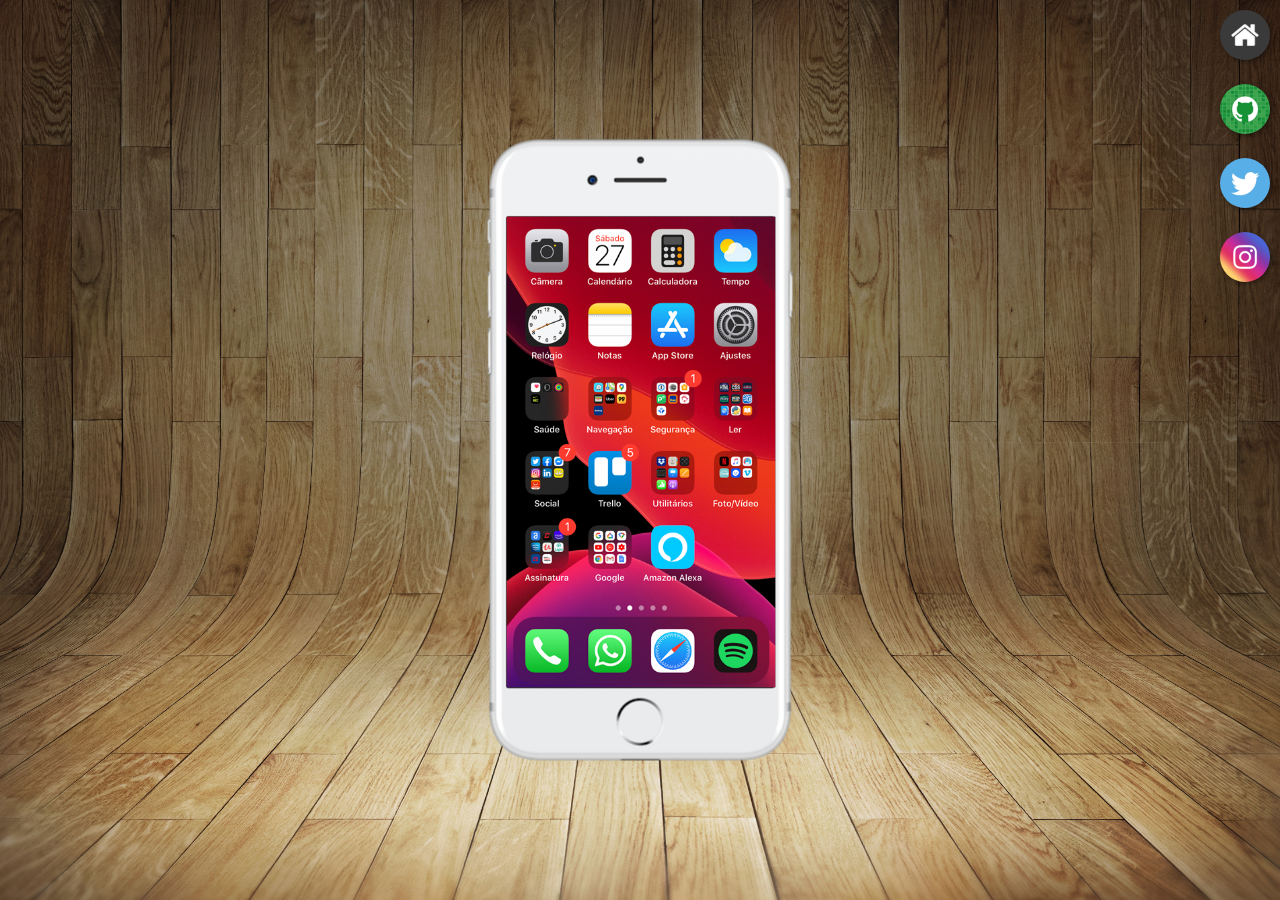
<file: index.html>
<!DOCTYPE html>
<html lang="pt-br">
<head>
    <meta charset="UTF-8">
    <meta name="viewport" content="width=device-width, initial-scale=1.0">
    <link rel="shortcut icon" href="Favicon/favicon do careca.png" type="image/x-icon">
    <link rel="stylesheet" href="estilos/style.css">
    <title>Projeto Cell</title>
</head>
<body>
    <main>
        <section id="telefone">
            <iframe src="home.html" frameborder="0" name="tela" id="tela"></iframe>
        </section>


        <section id="redes-sociais">

            <a href="home.html" target="tela"><img src="imagens/logo-home.jpg" alt=""></a><br>

            <a href="github.html" target="tela"><img src="imagens/logo-github.jpg" alt=""></a><br>

            <a href="twitter.html" target="tela"><img src="imagens/logo-twitter.jpg" alt=""></a><br>

            <a href="instagram.html" target="tela"><img src="imagens/logo-instagram.jpg" alt=""></a>

        </section>
    </main>
</body>
</html>
</file>
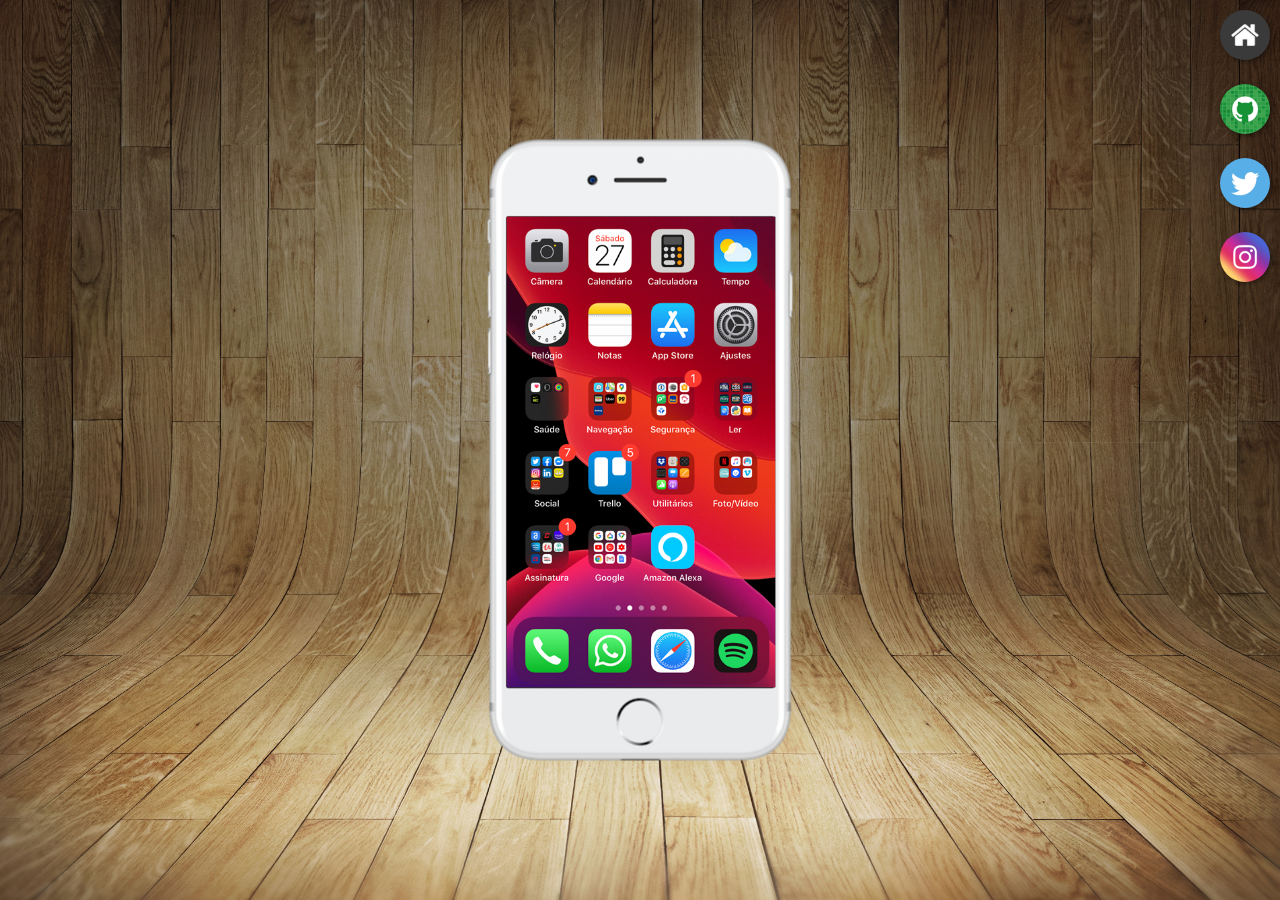
<file: pagina/index.html>
<!DOCTYPE html>
<html lang="pt-br">
<head>
    <meta charset="UTF-8">
    <meta name="viewport" content="width=device-width, initial-scale=1.0">
    <link rel="shortcut icon" href="../Favicon/favicon do careca.png" type="image/x-icon">
    <link rel="stylesheet" href="../estilos/style.css">
    <title>Projeto Cell</title>
</head>
<body>
    <main>
        <section id="telefone">
            <iframe src="home.html" frameborder="0" name="tela" id="tela"></iframe>
        </section>


        <section id="redes-sociais">

            <a href="home.html" target="tela"><img src="../imagens/logo-home.jpg" alt=""></a><br>

            <a href="github.html" target="tela"><img src="../imagens/logo-github.jpg" alt=""></a><br>

            <a href="twitter.html" target="tela"><img src="../imagens/logo-twitter.jpg" alt=""></a><br>

            <a href="instagram.html" target="tela"><img src="../imagens/logo-instagram.jpg" alt=""></a>

        </section>
    </main>
</body>
</html>
</file>
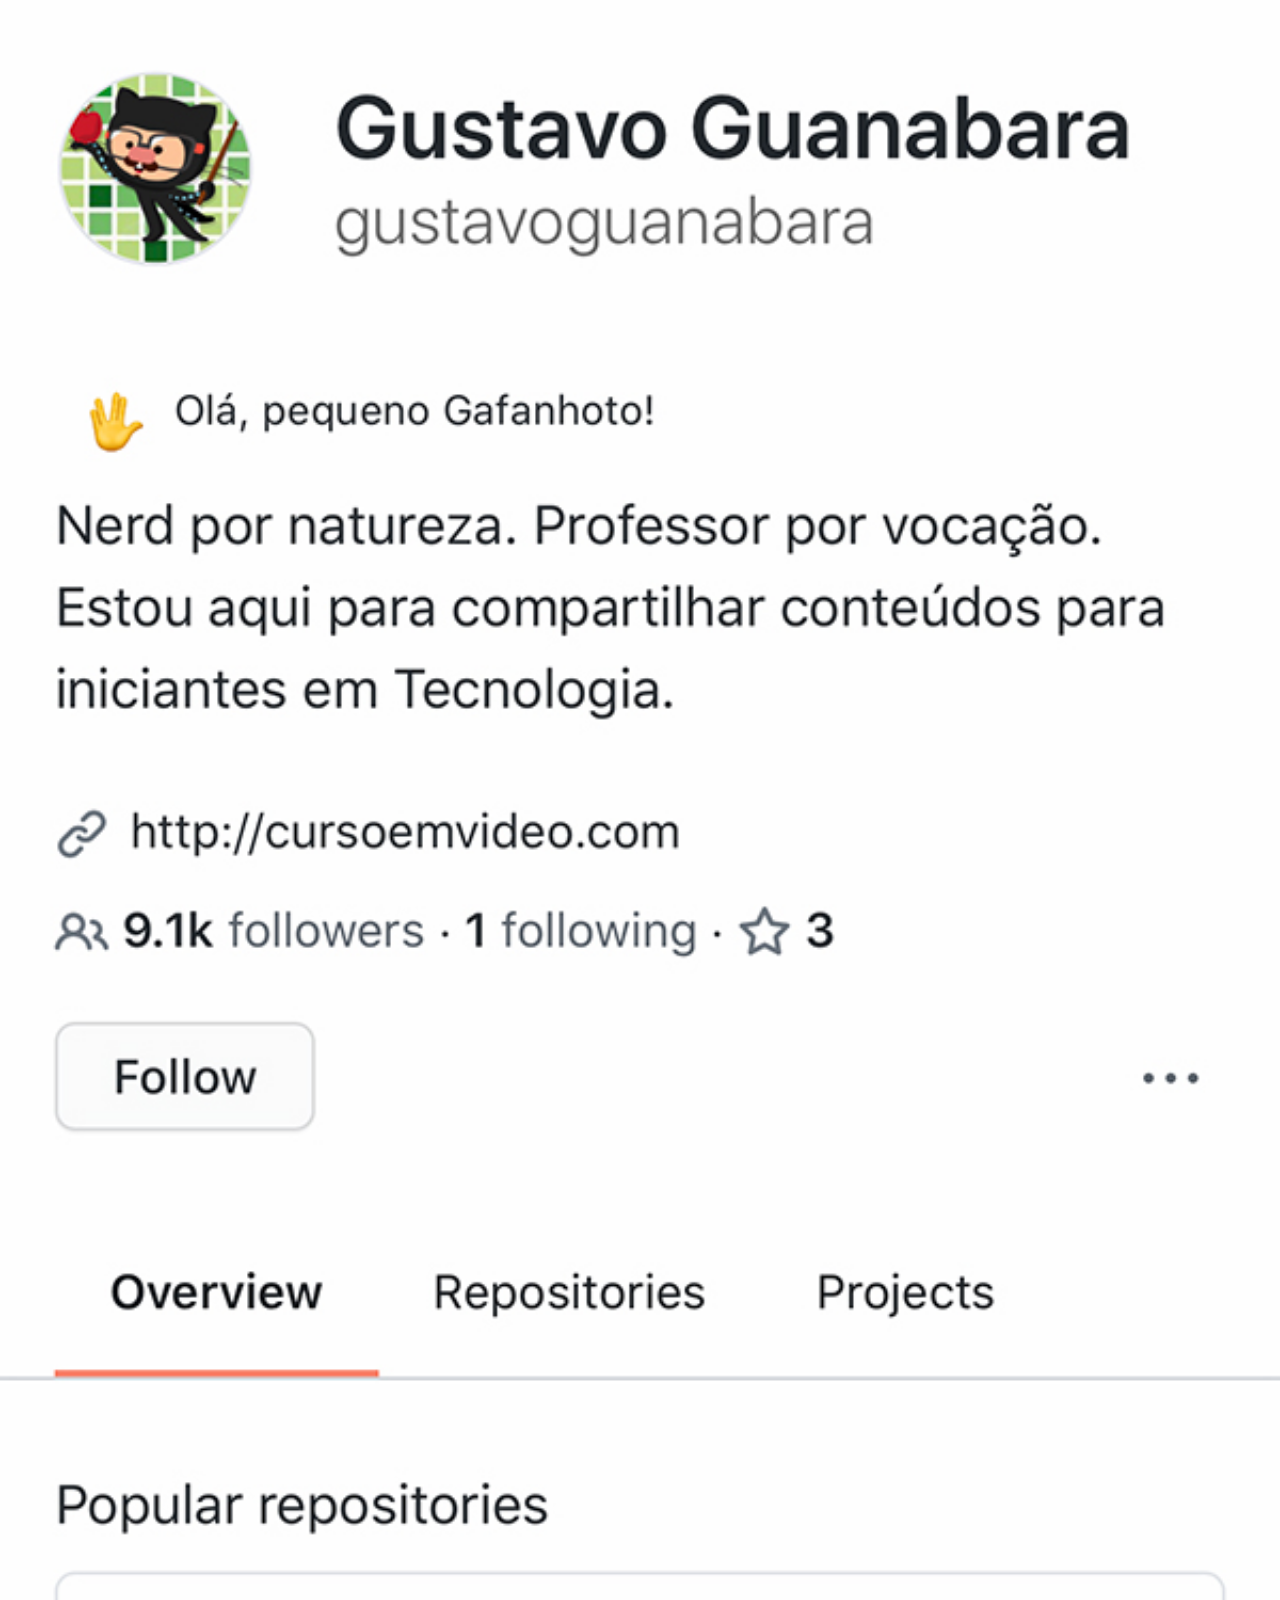
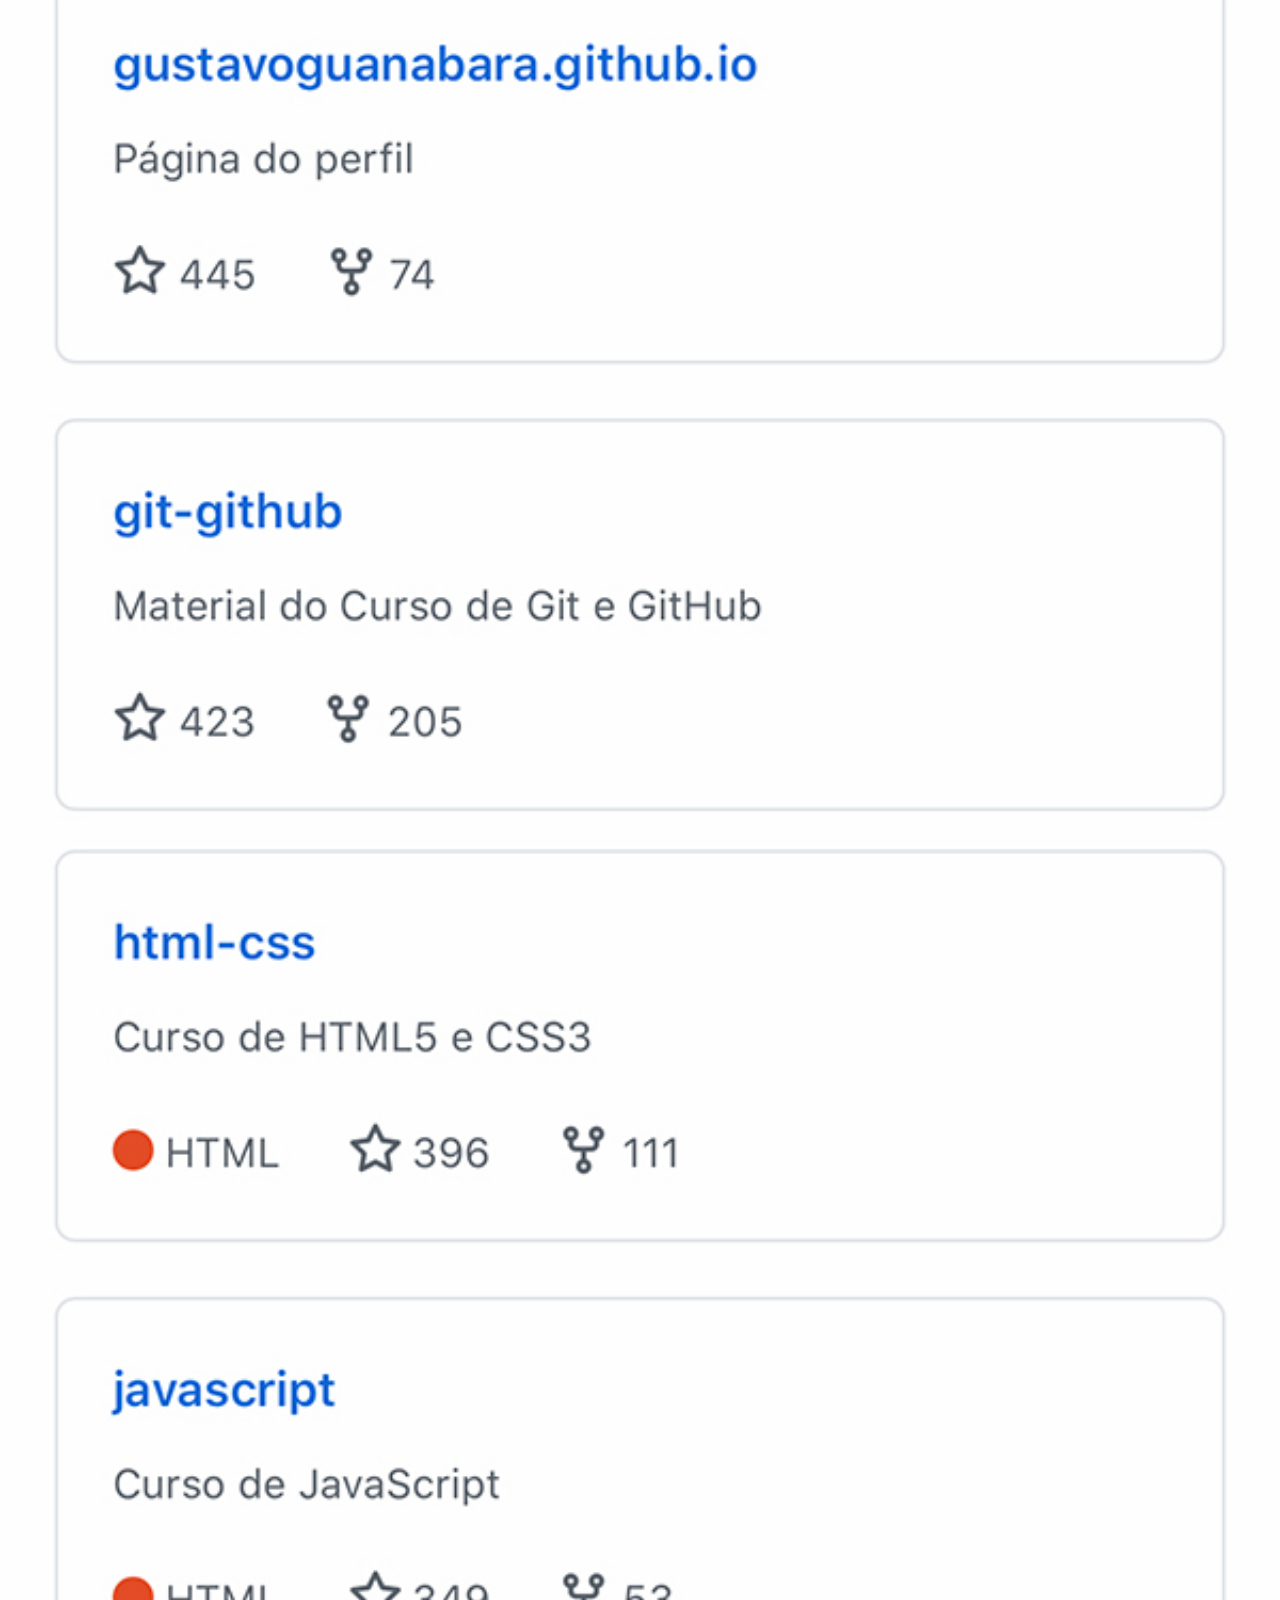
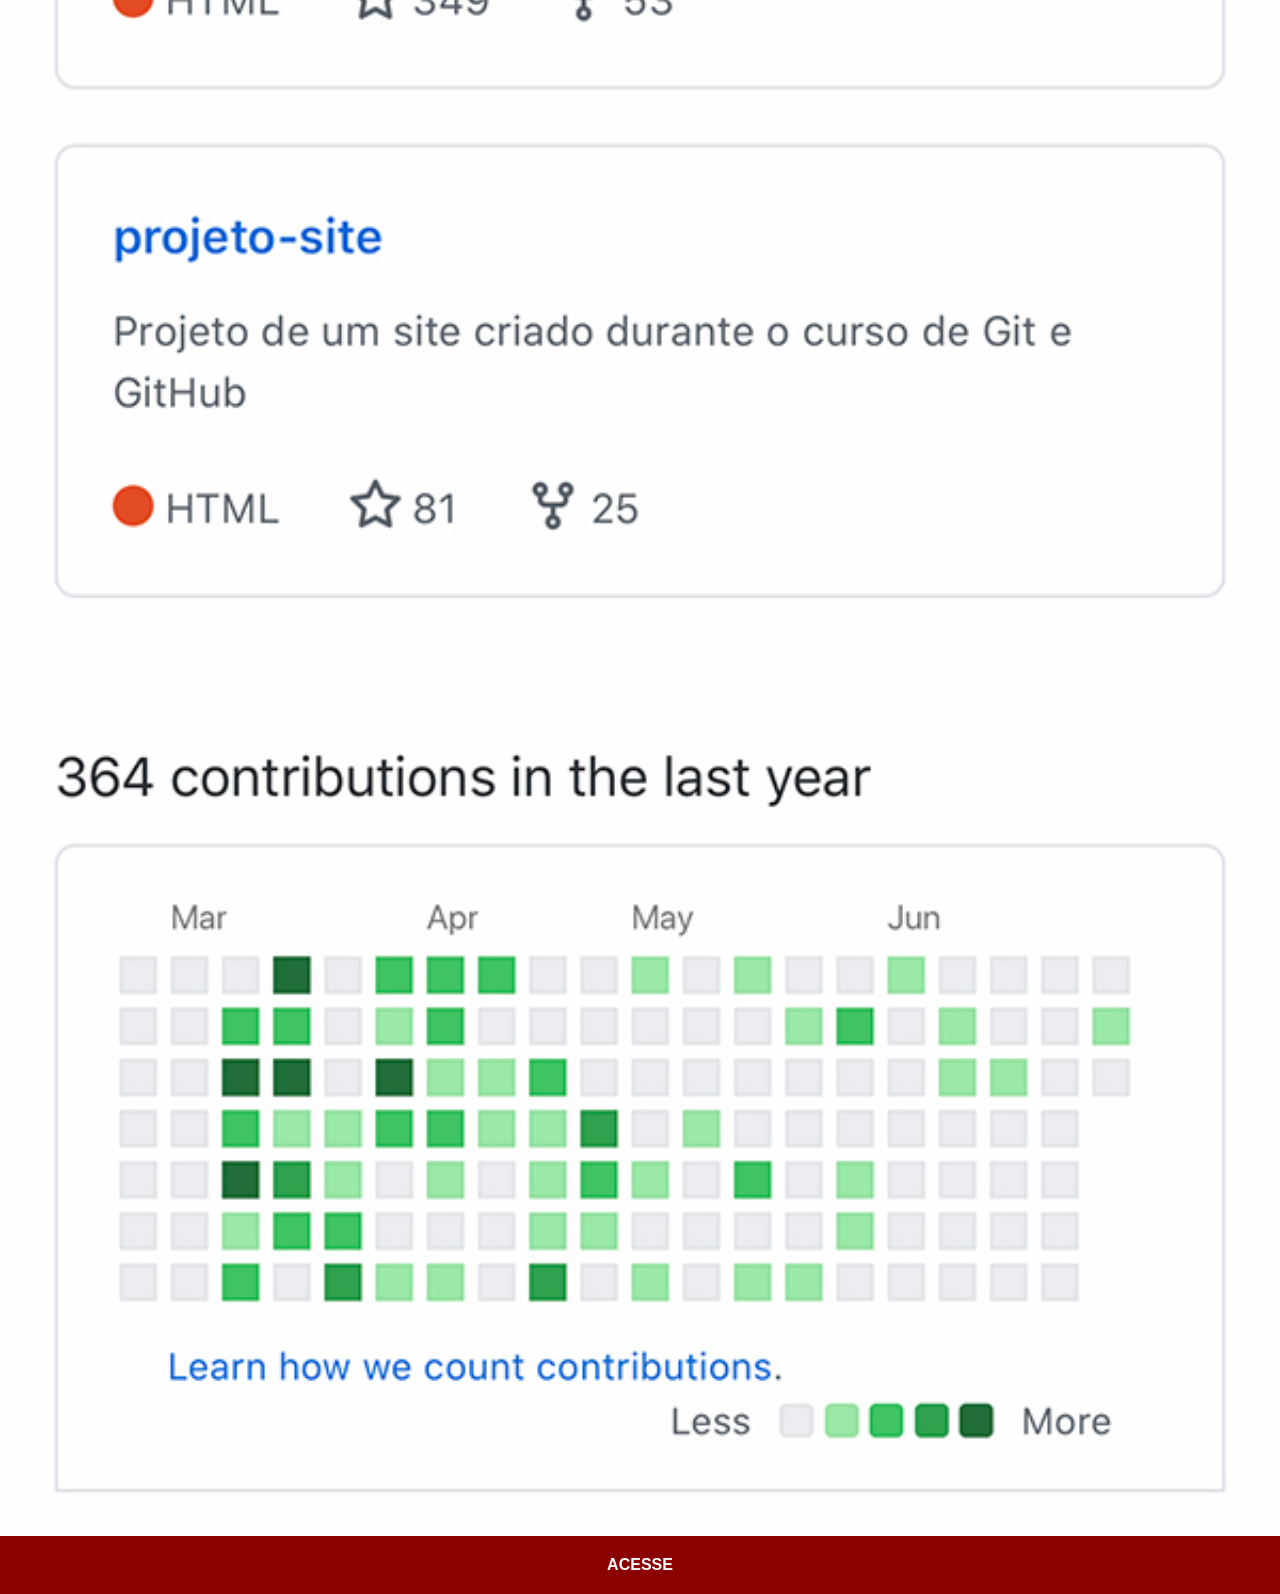
<file: github.html>
<!DOCTYPE html>
<html lang="pt-br">
<head>
    <meta charset="UTF-8">
    <meta name="viewport" content="width=device-width, initial-scale=1.0">
    <title>Document</title>
    <link rel="stylesheet" href="estilos/social.css">
</head>
<body>
    <img src="imagens/tela-github.jpg" alt="tela github">
    <a href="https://github.com/gustavoguanabara">ACESSE</a>
</body>
</html>
</file>
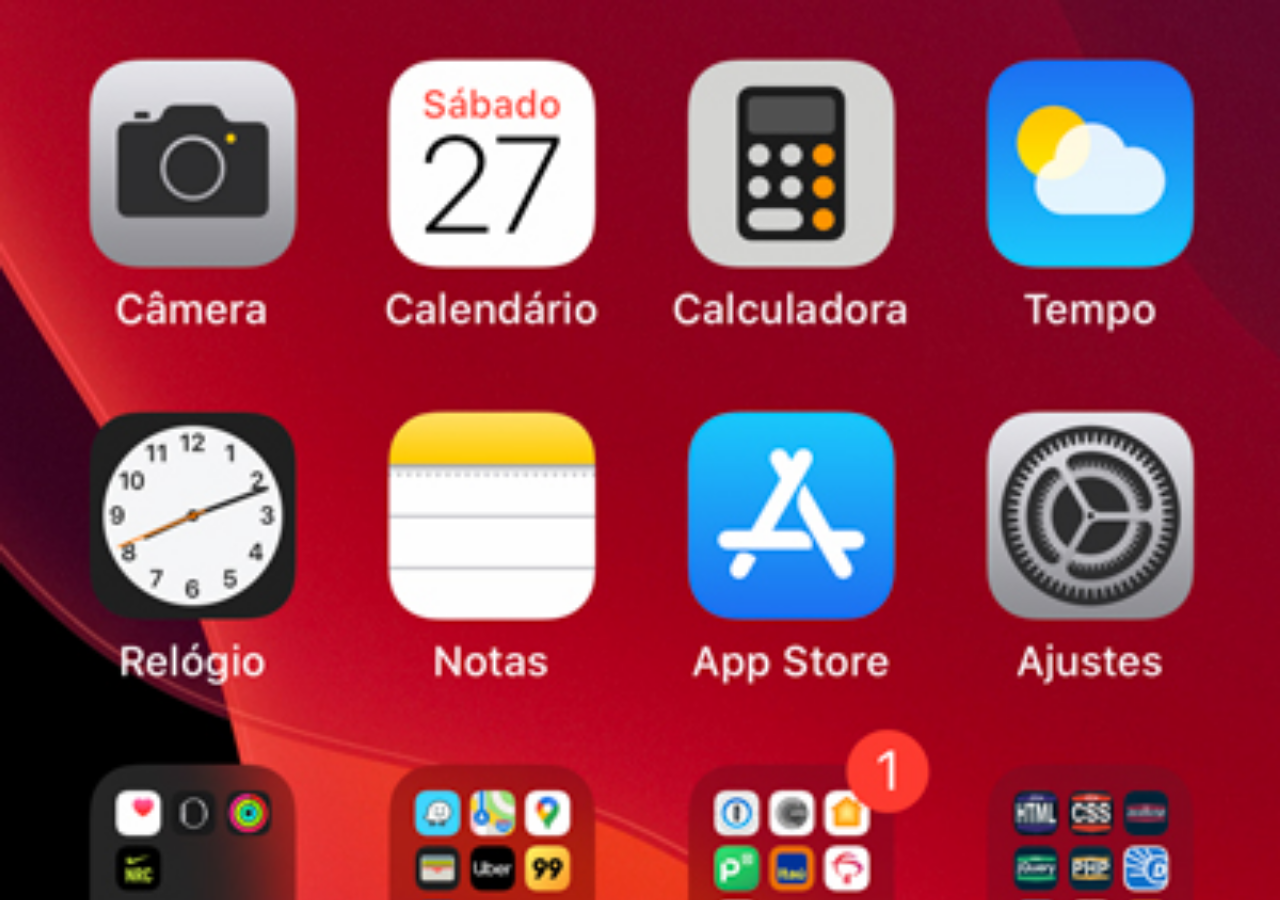
<file: home.html>
<!DOCTYPE html>
<html lang="pt-br">
<head>
    <meta charset="UTF-8">
    <meta name="viewport" content="width=device-width, initial-scale=1.0">
    <title>Home</title>
    <style>
        *{
            margin: 0px;
            padding: 0px;
        }

        body{
            width: 100vw;
            height: 100vh;
            background: black url(imagens/tela-home.jpg);
            background-size: cover;
        }
    </style>
</head>
<body>
    
</body>
</html>
</file>
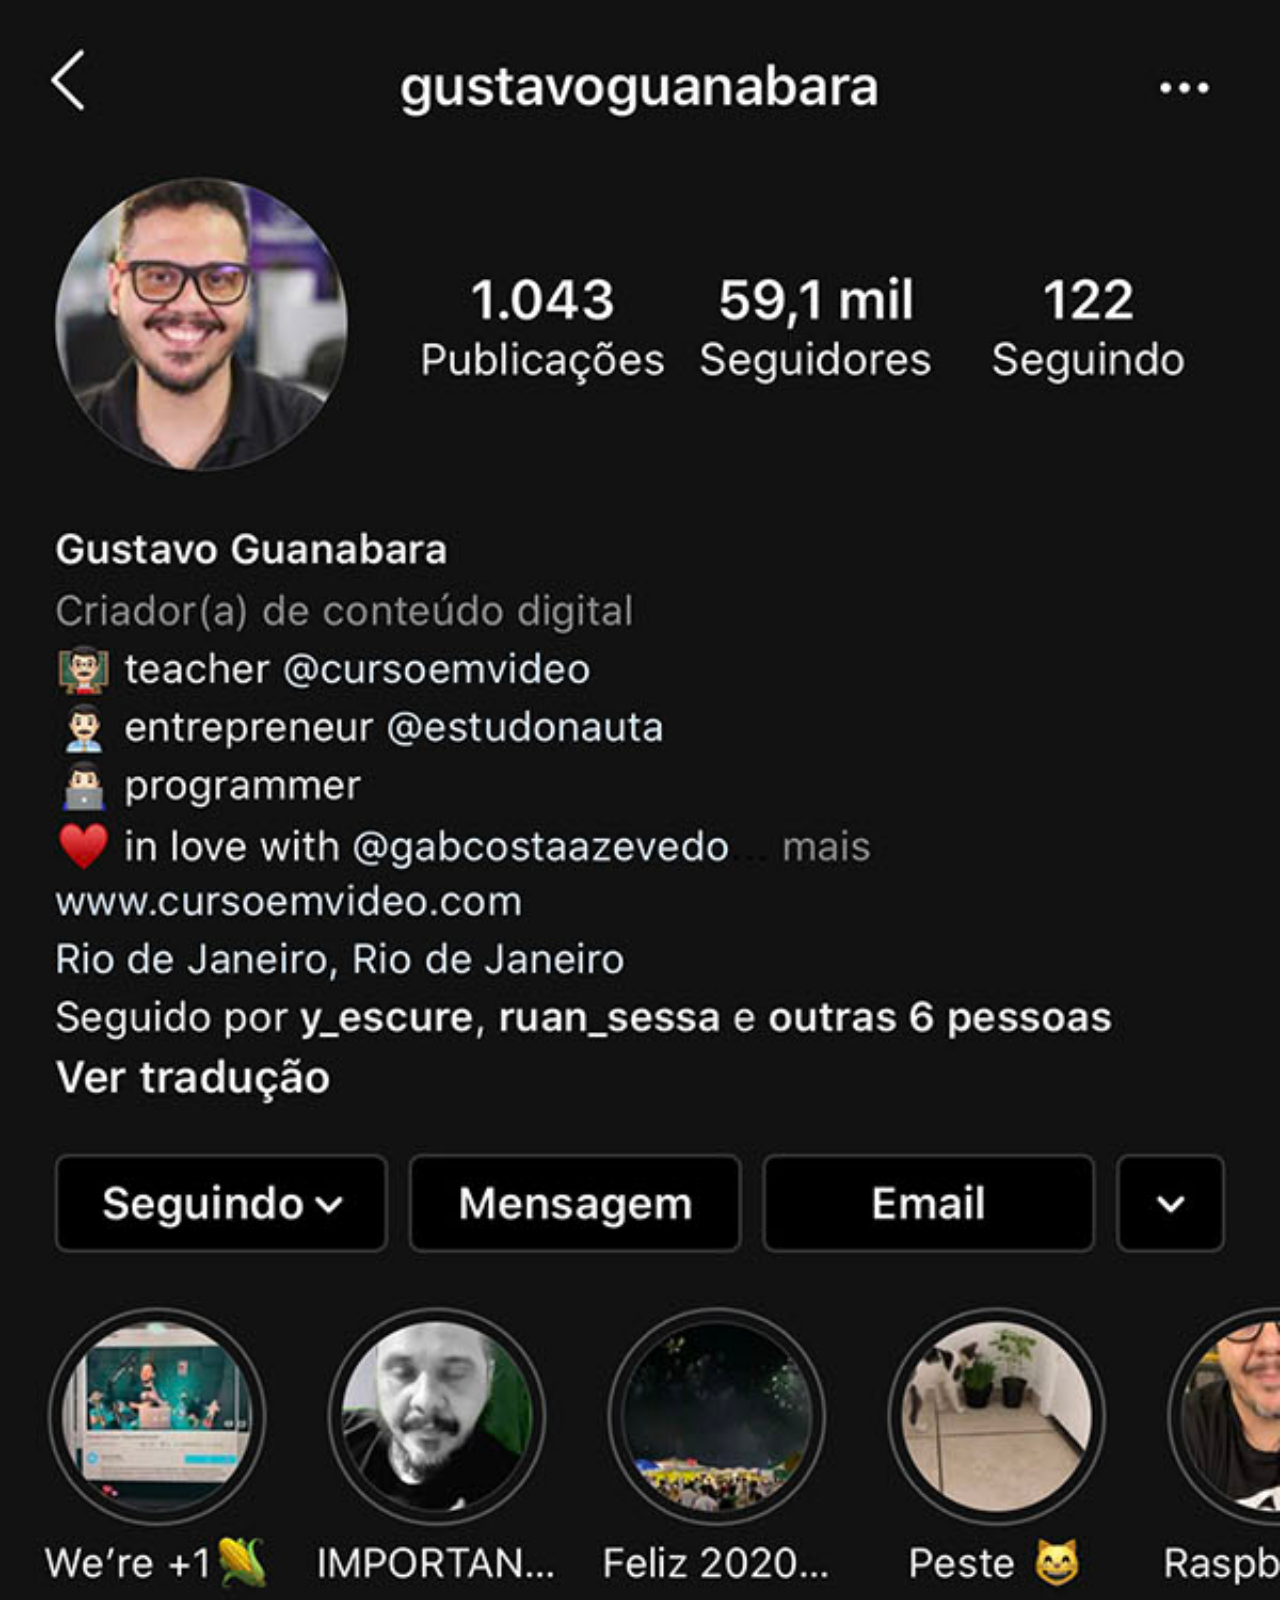
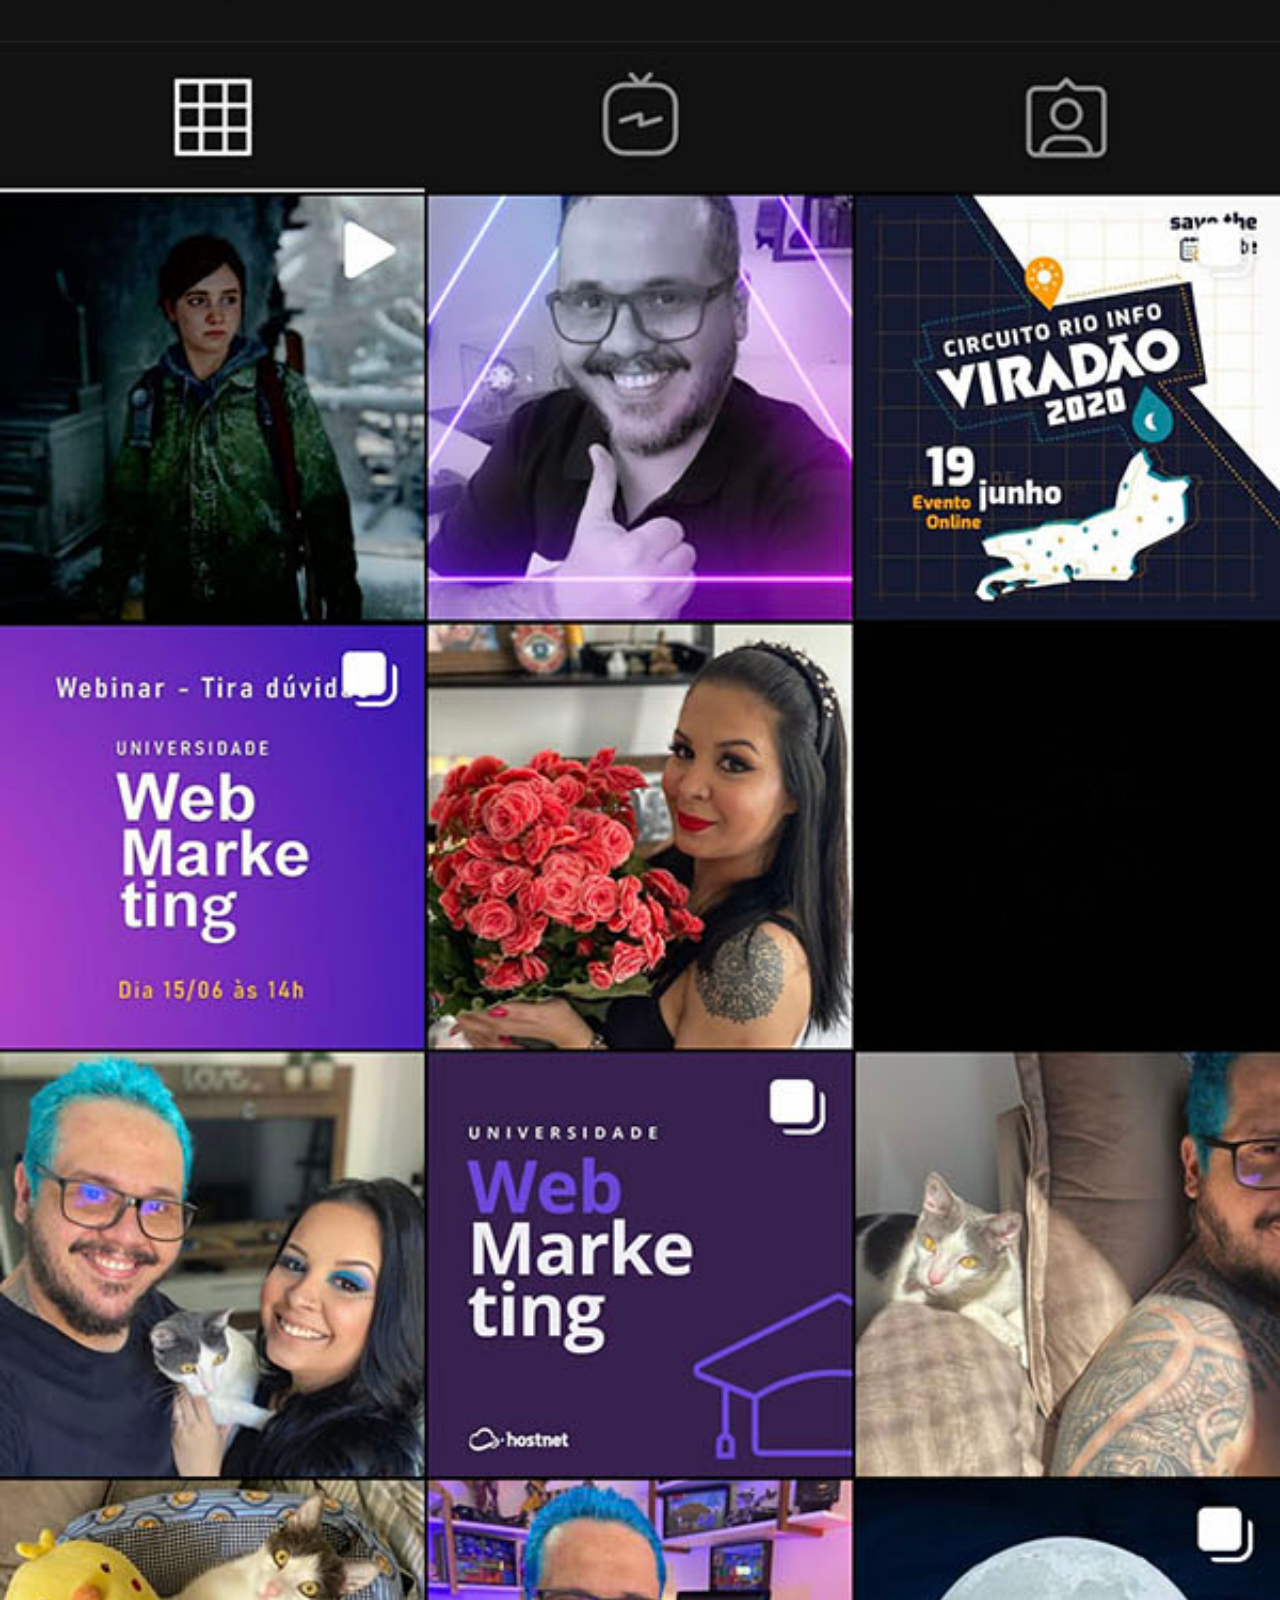
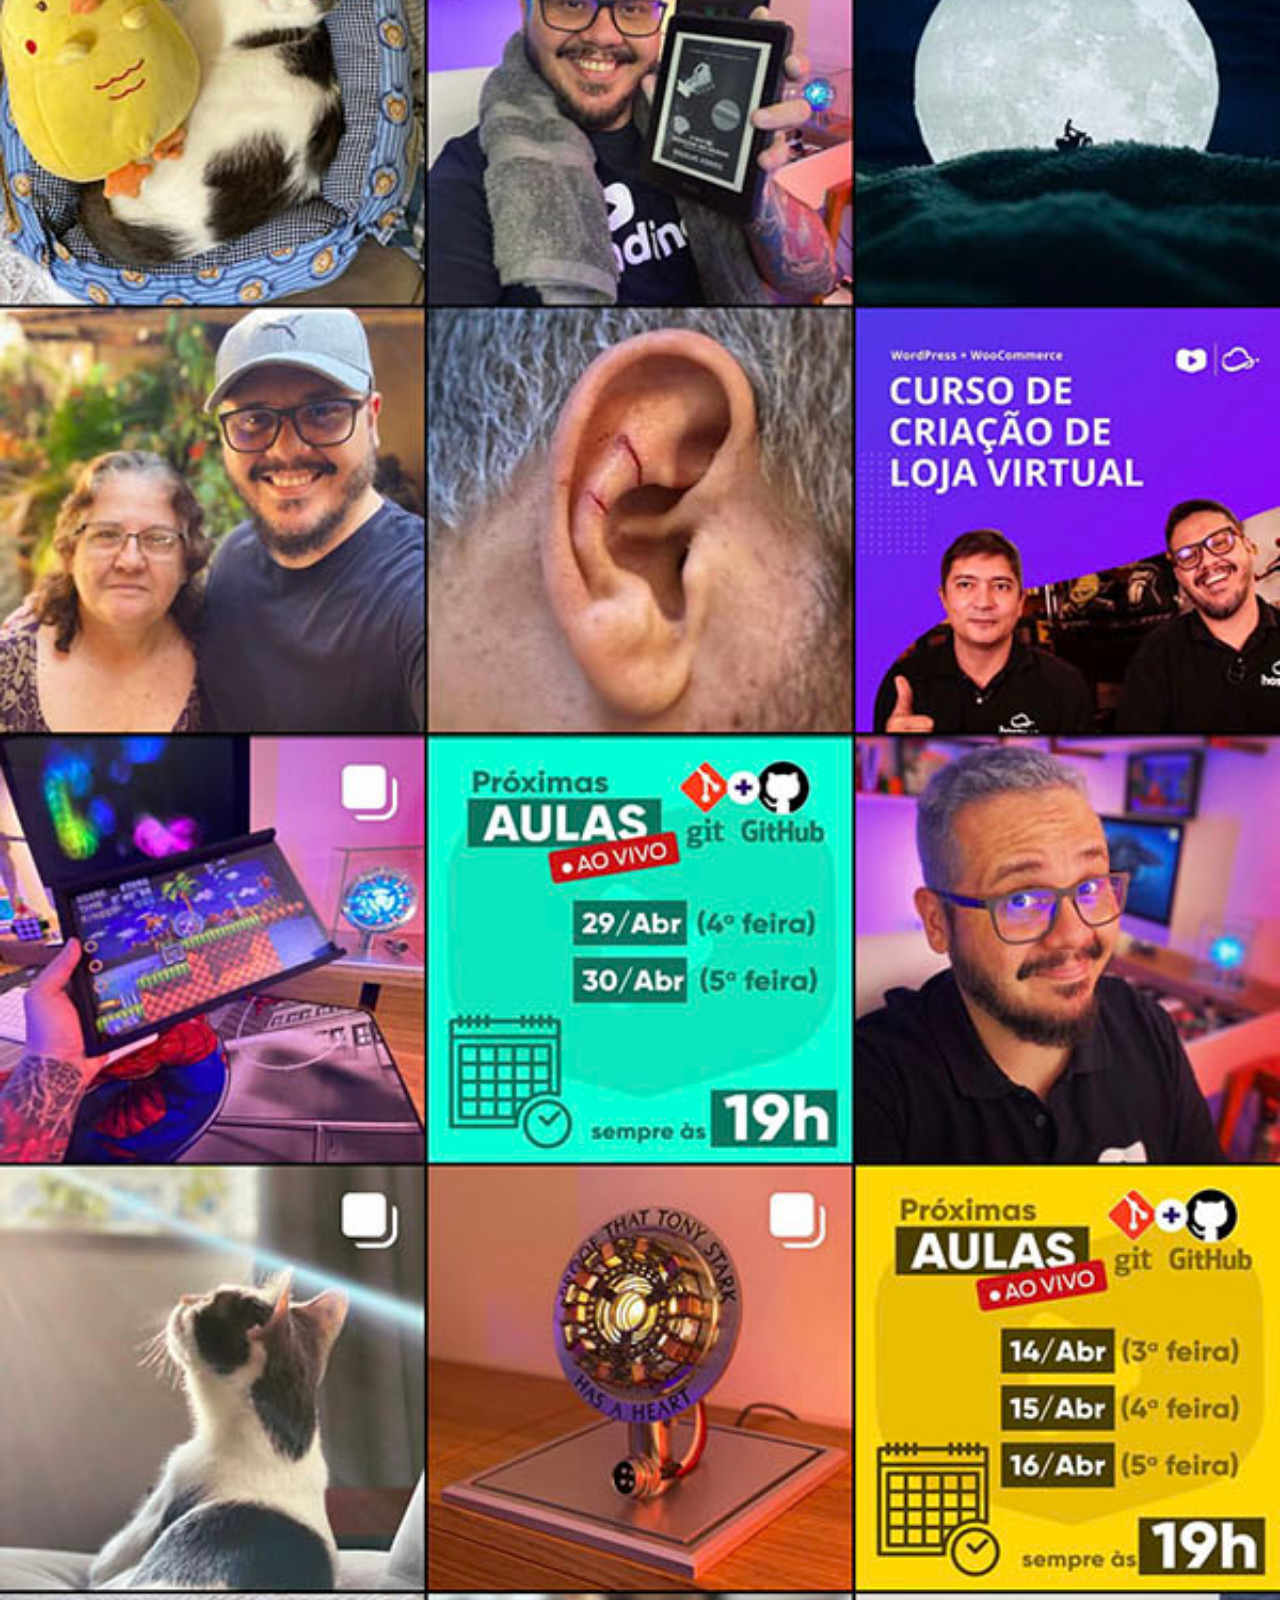
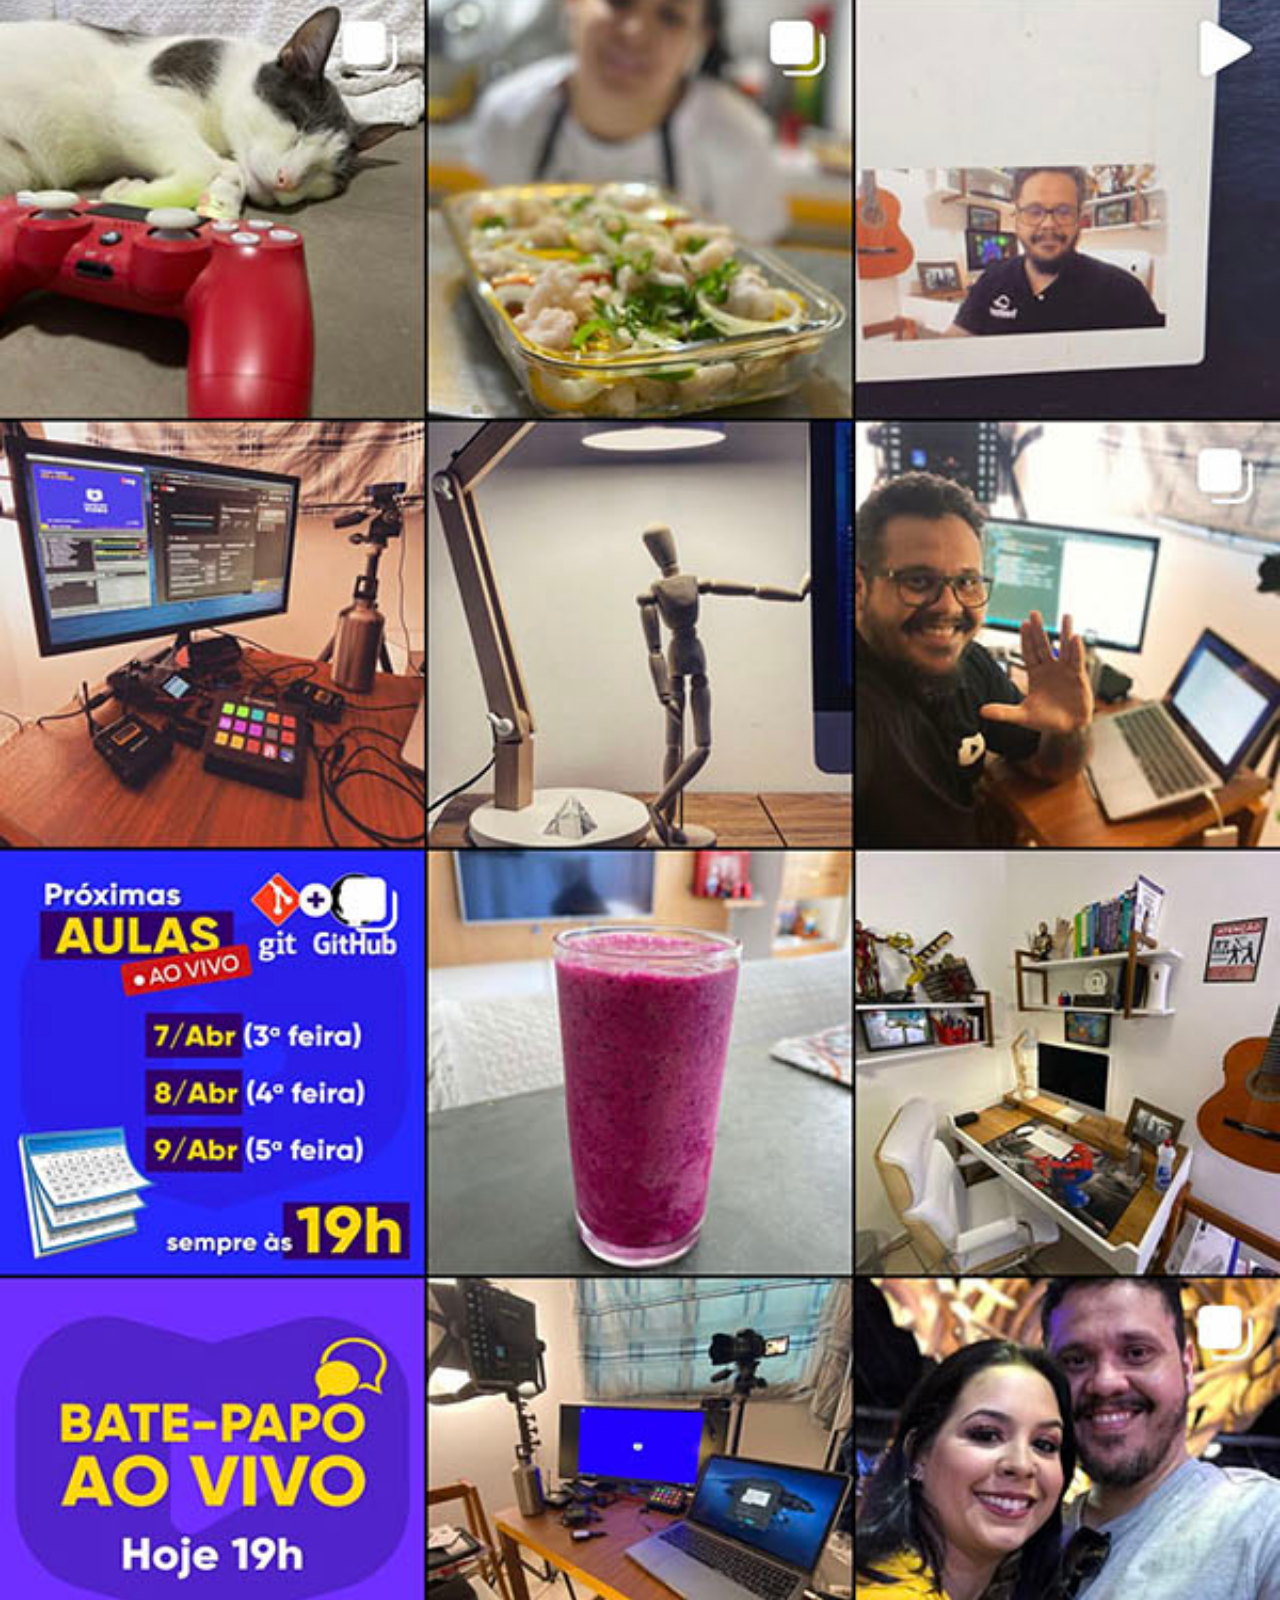
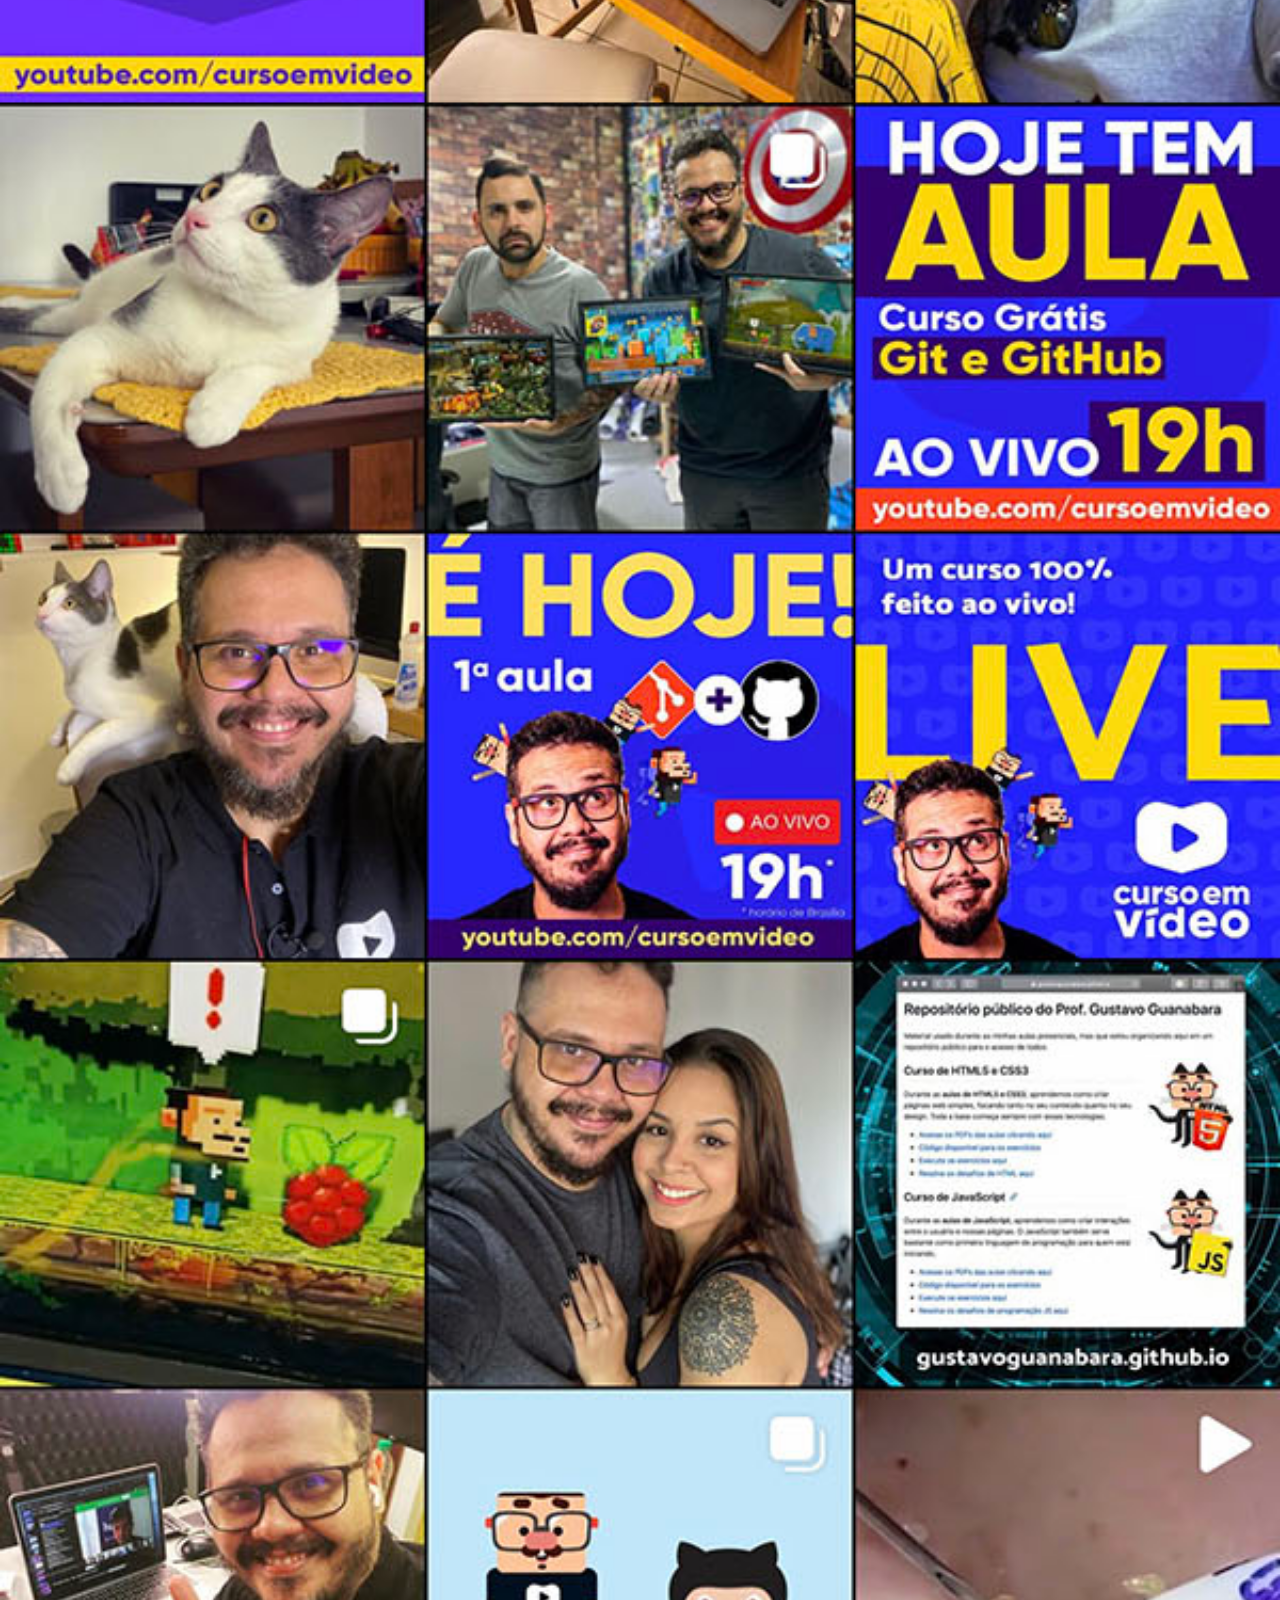
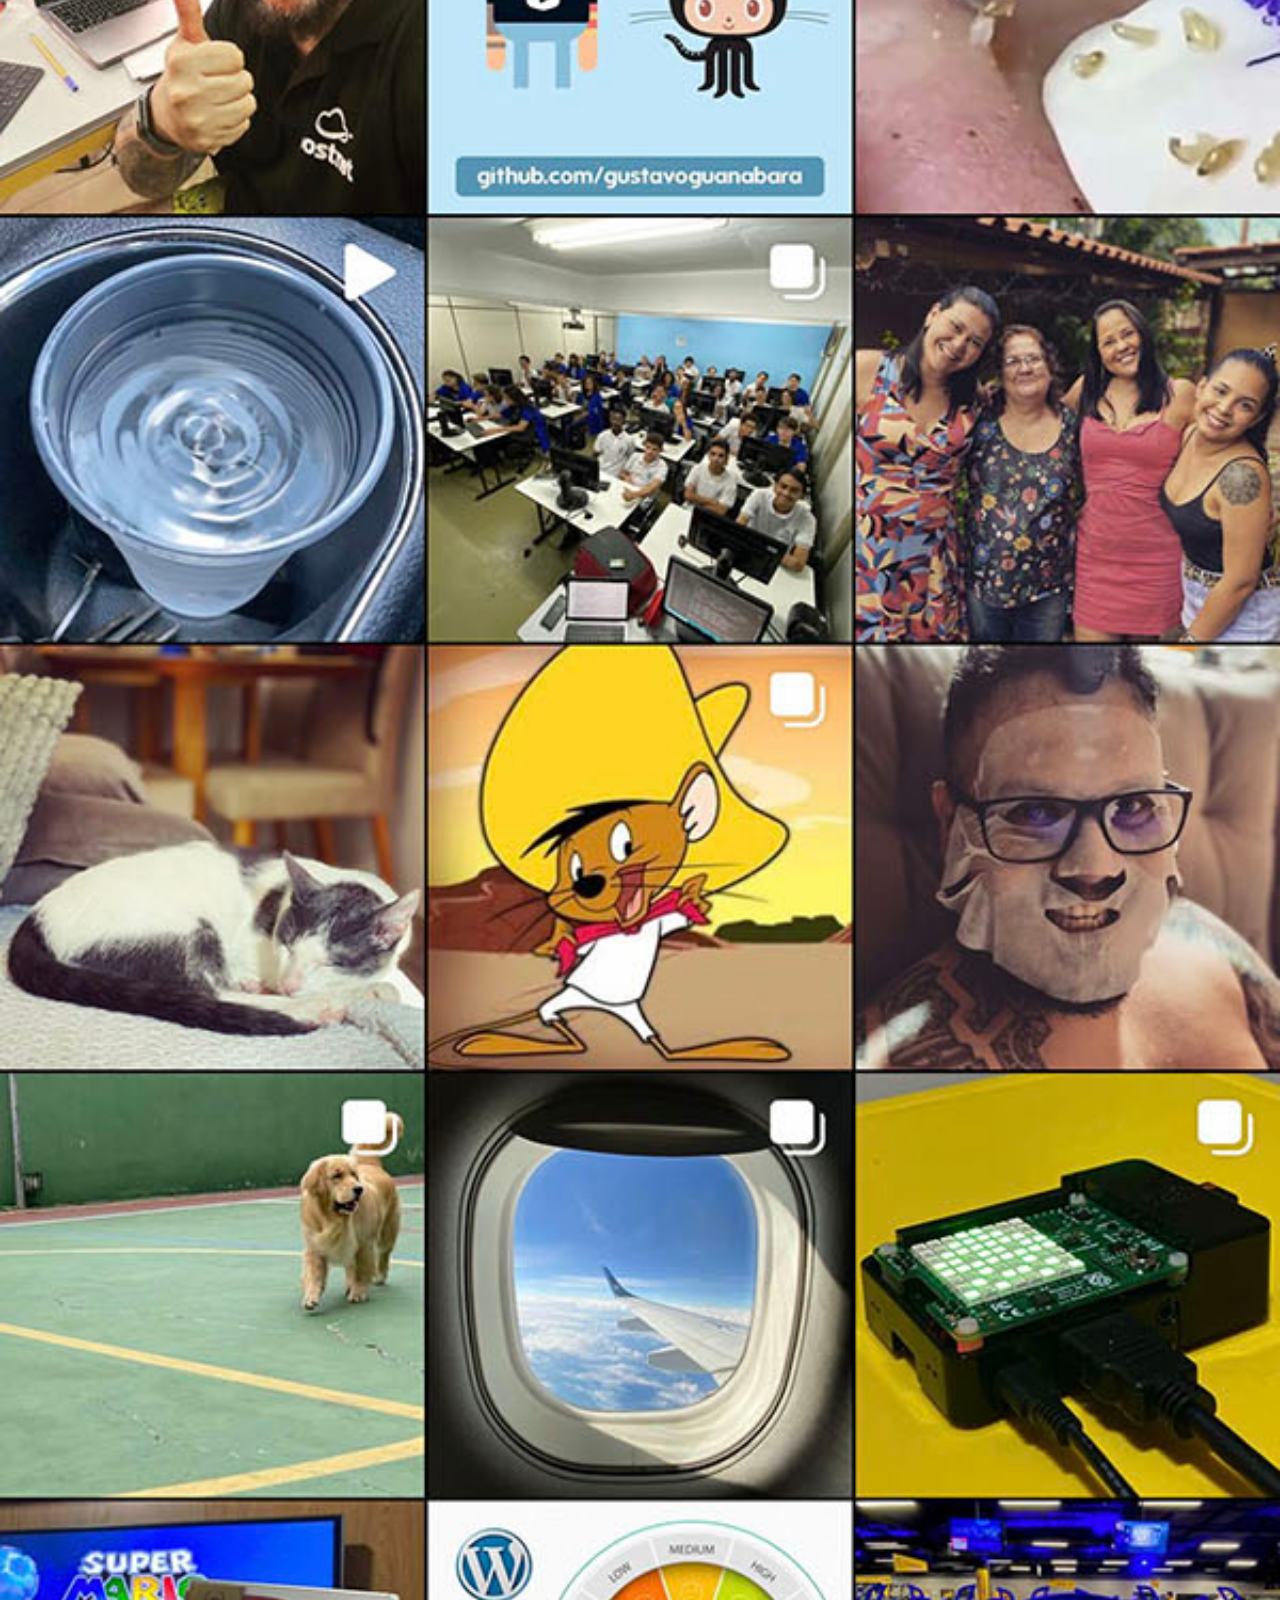
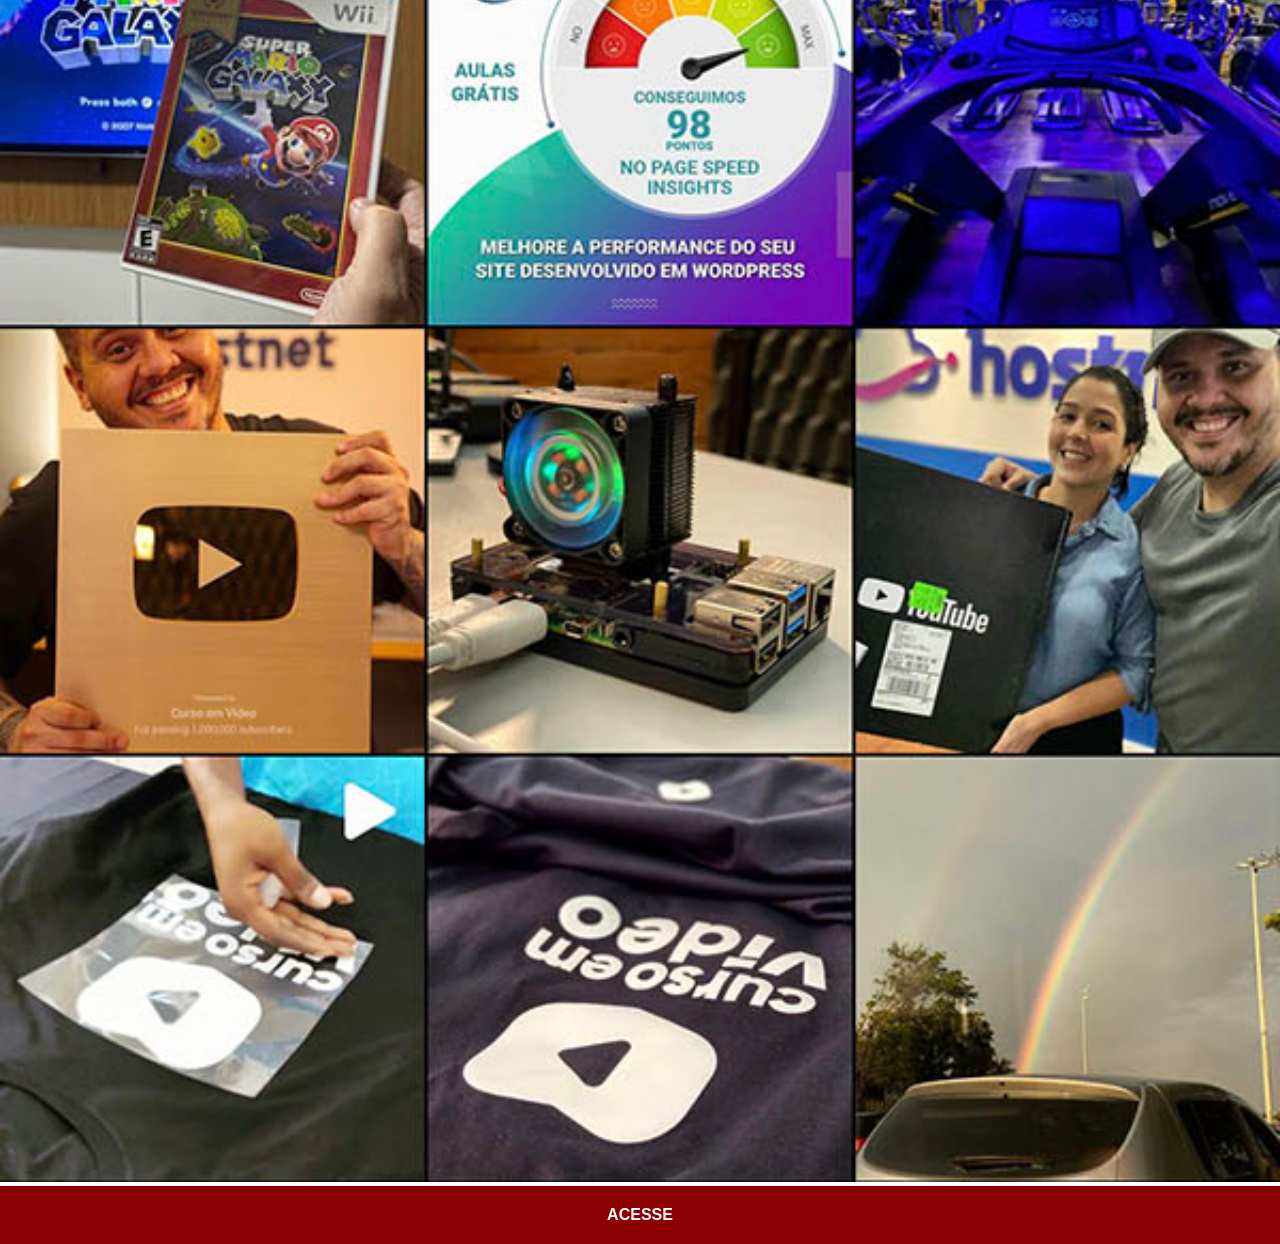
<file: instagram.html>
<!DOCTYPE html>
<html lang="pt-br">
<head>
    <meta charset="UTF-8">
    <meta name="viewport" content="width=device-width, initial-scale=1.0">
    <title>Document</title>
    <link rel="stylesheet" href="estilos/social.css">
</head>
<body>
    <img src="imagens/tela-instagram.jpg" alt="tela inst">
    <a href="https://www.instagram.com/gustavoguanabara/">ACESSE</a>
</body>
</html>
</file>
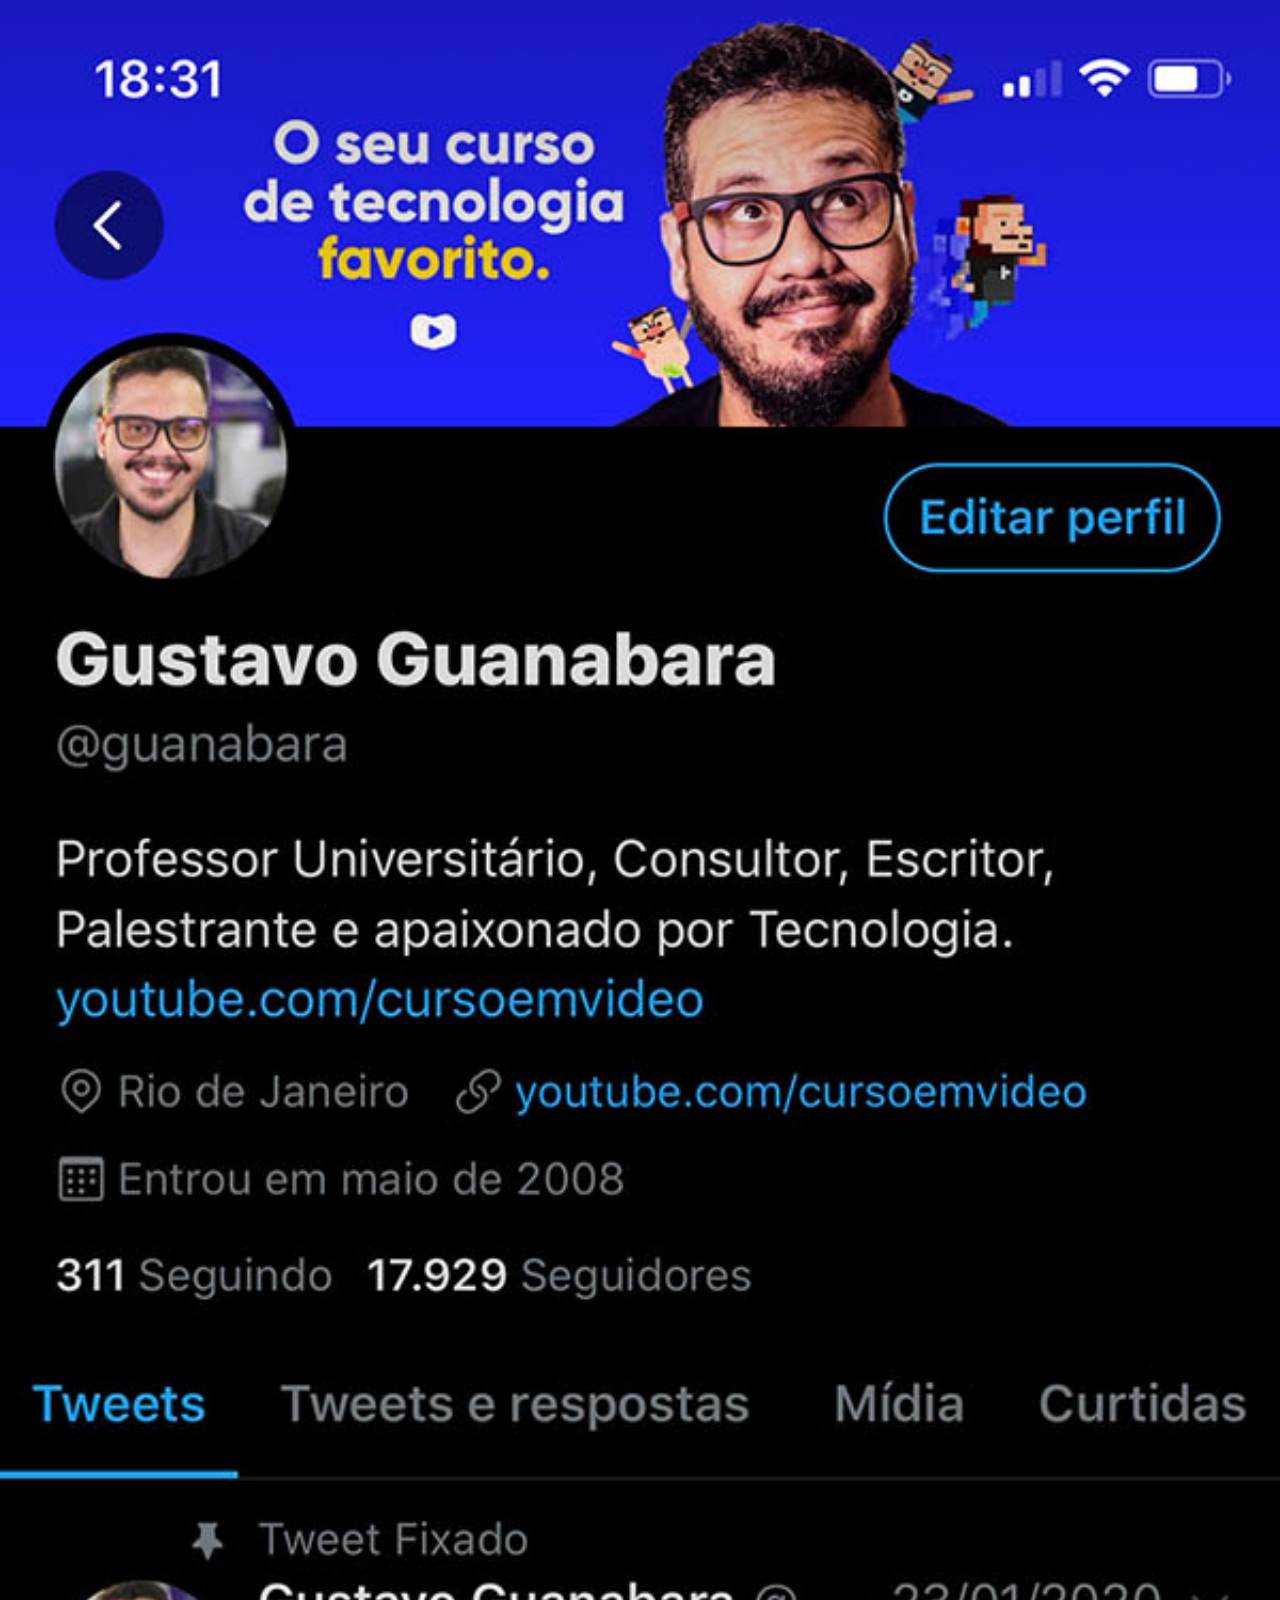
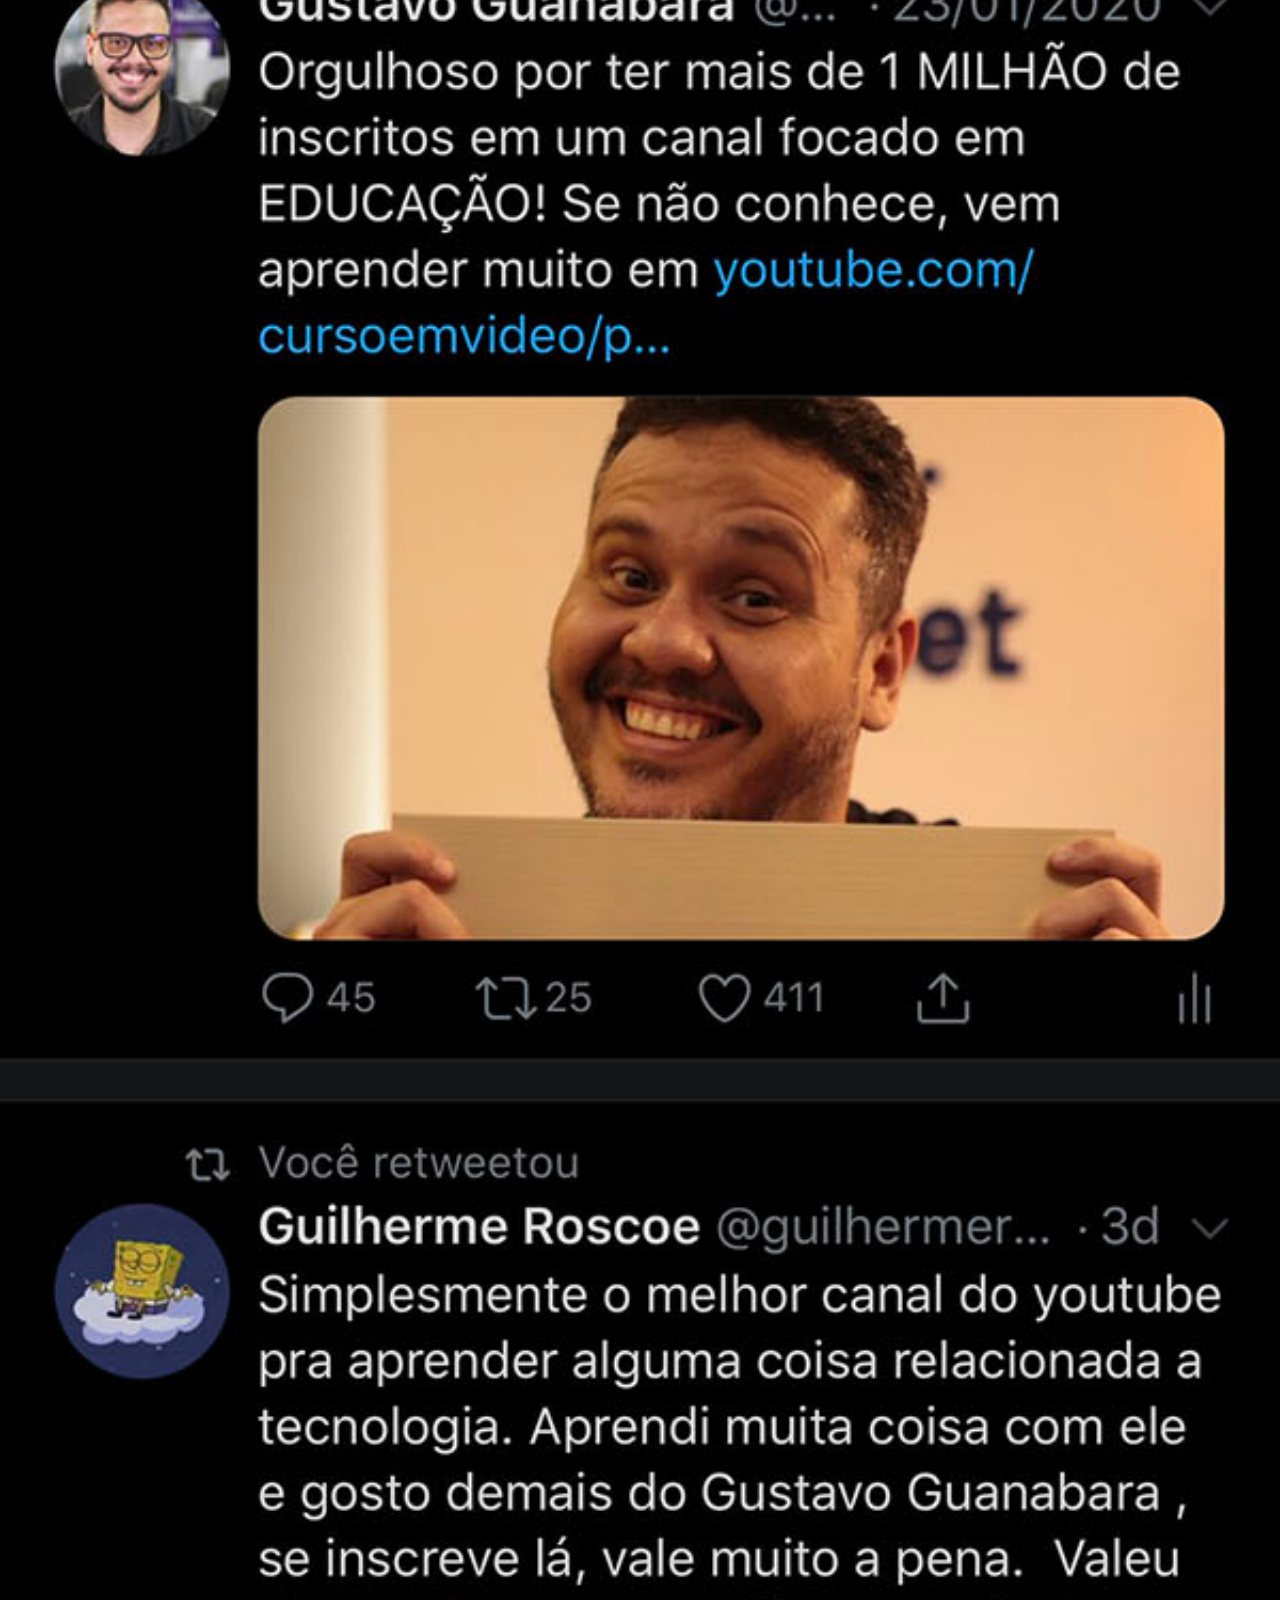
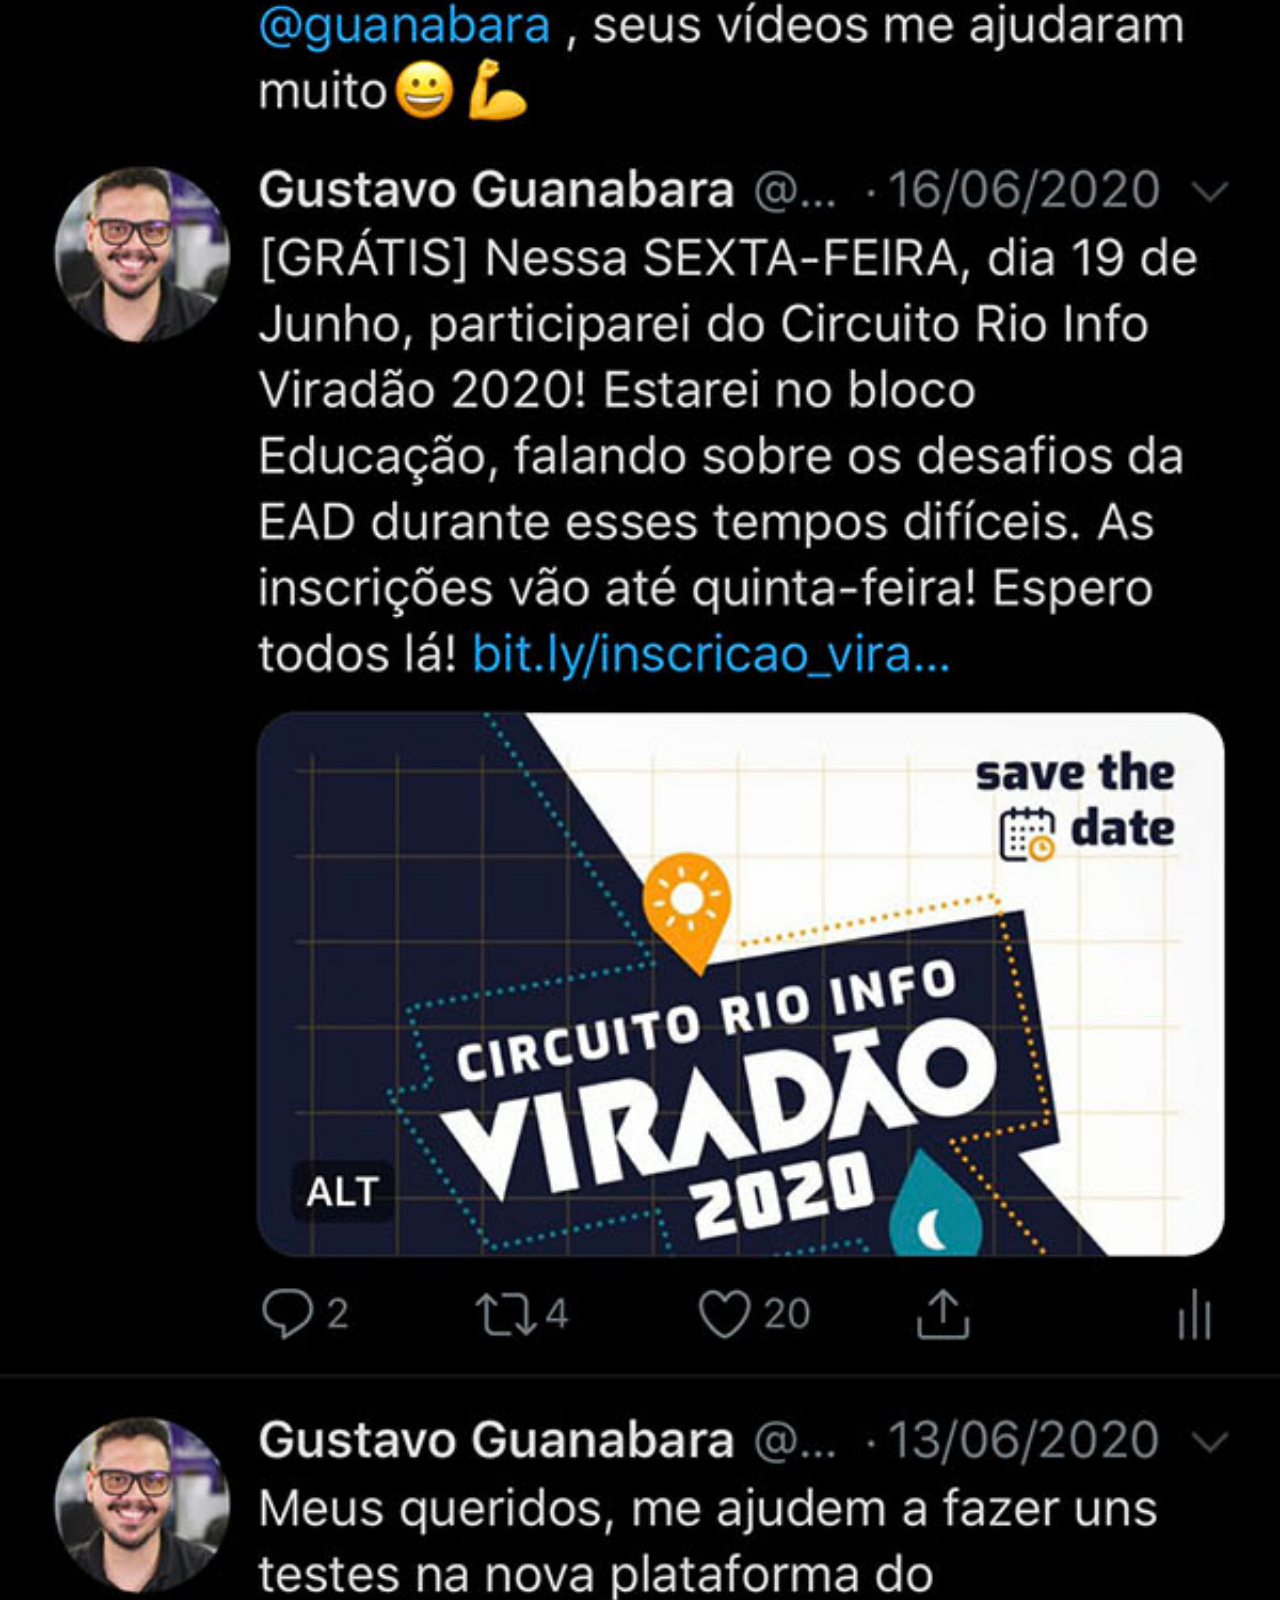
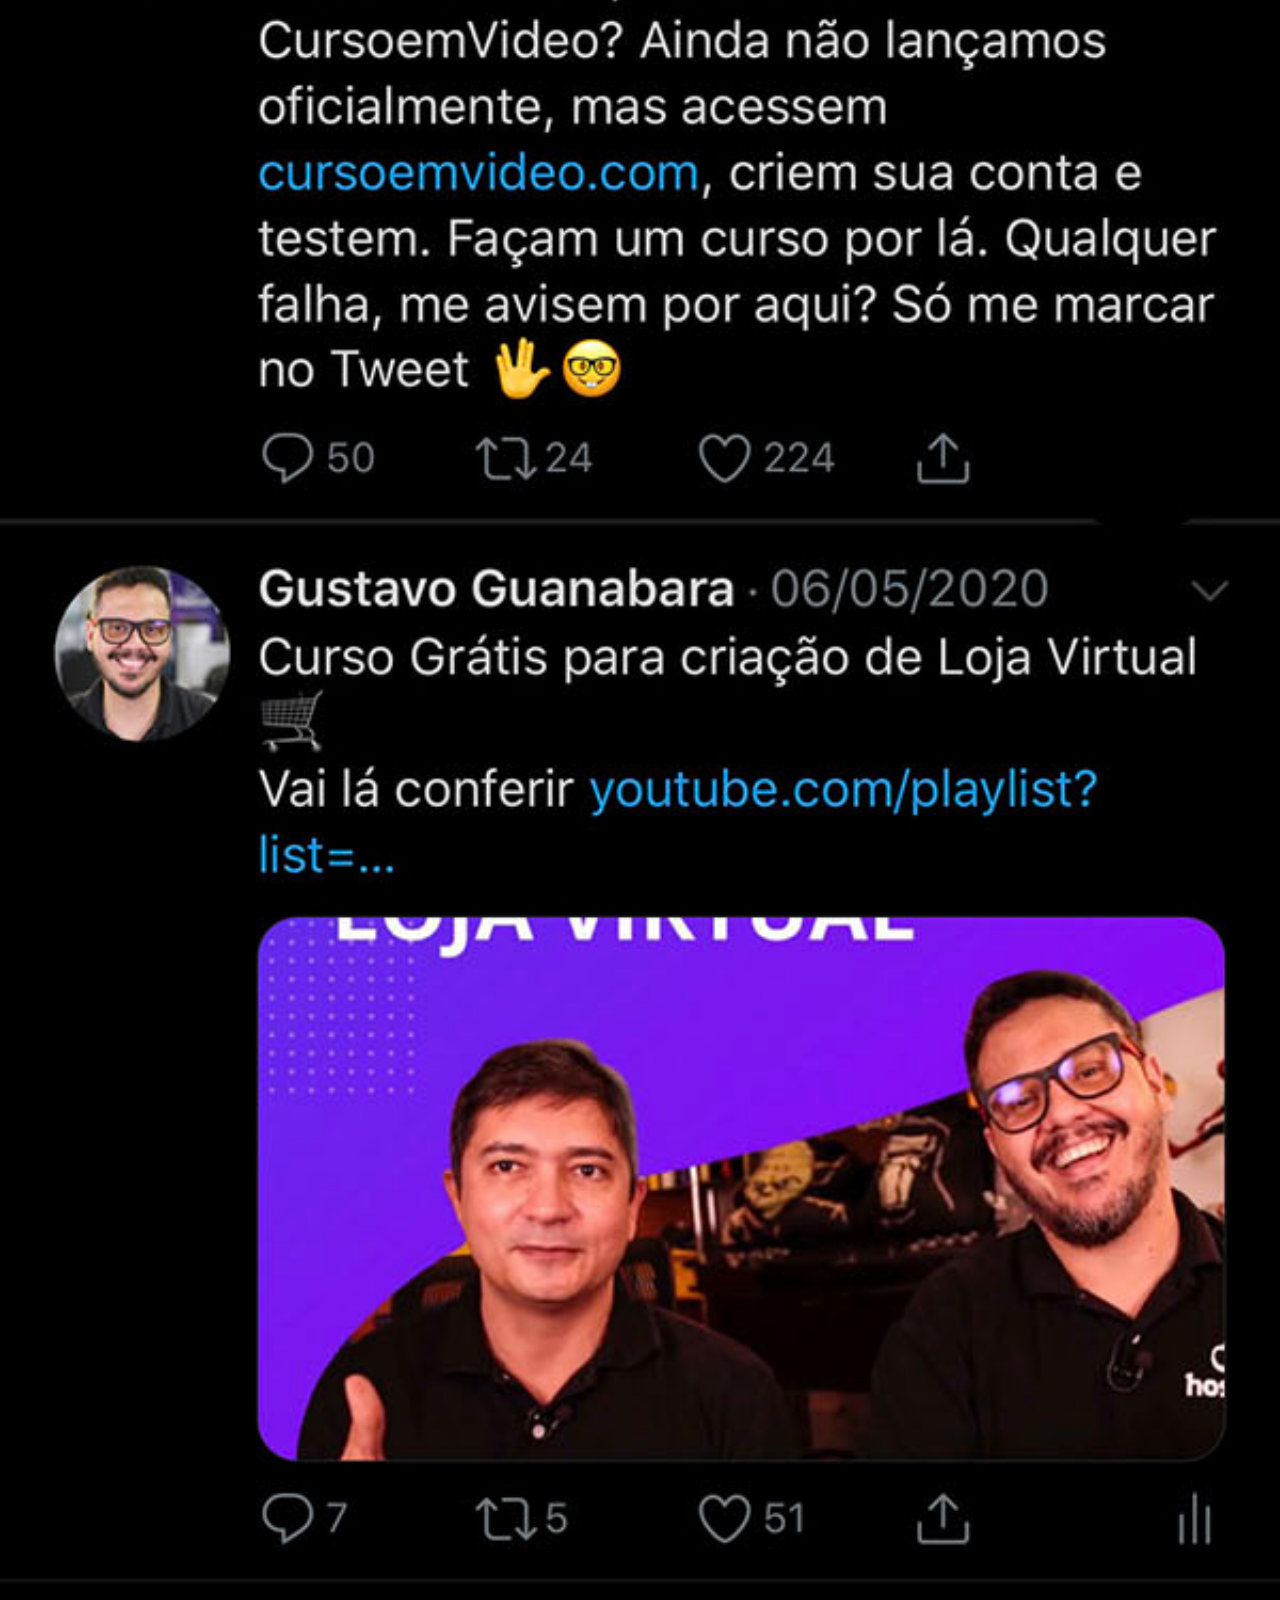
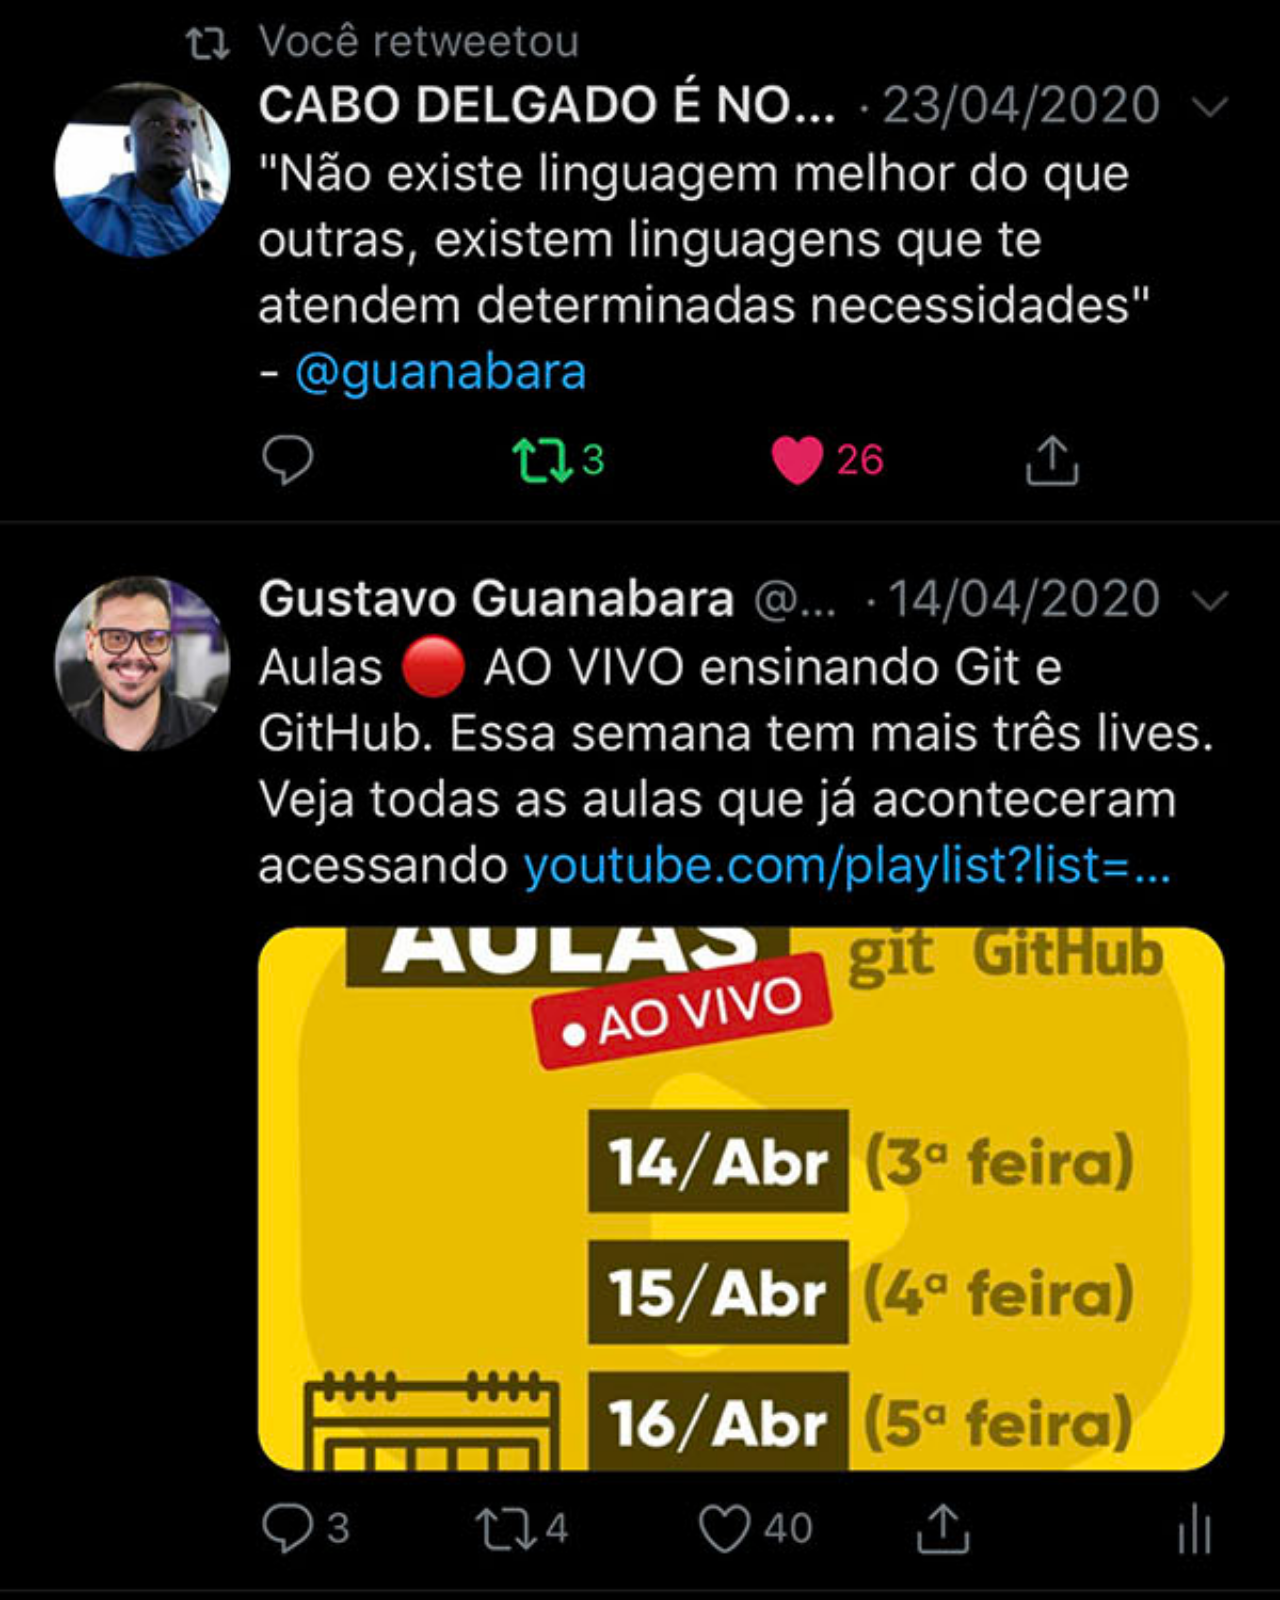
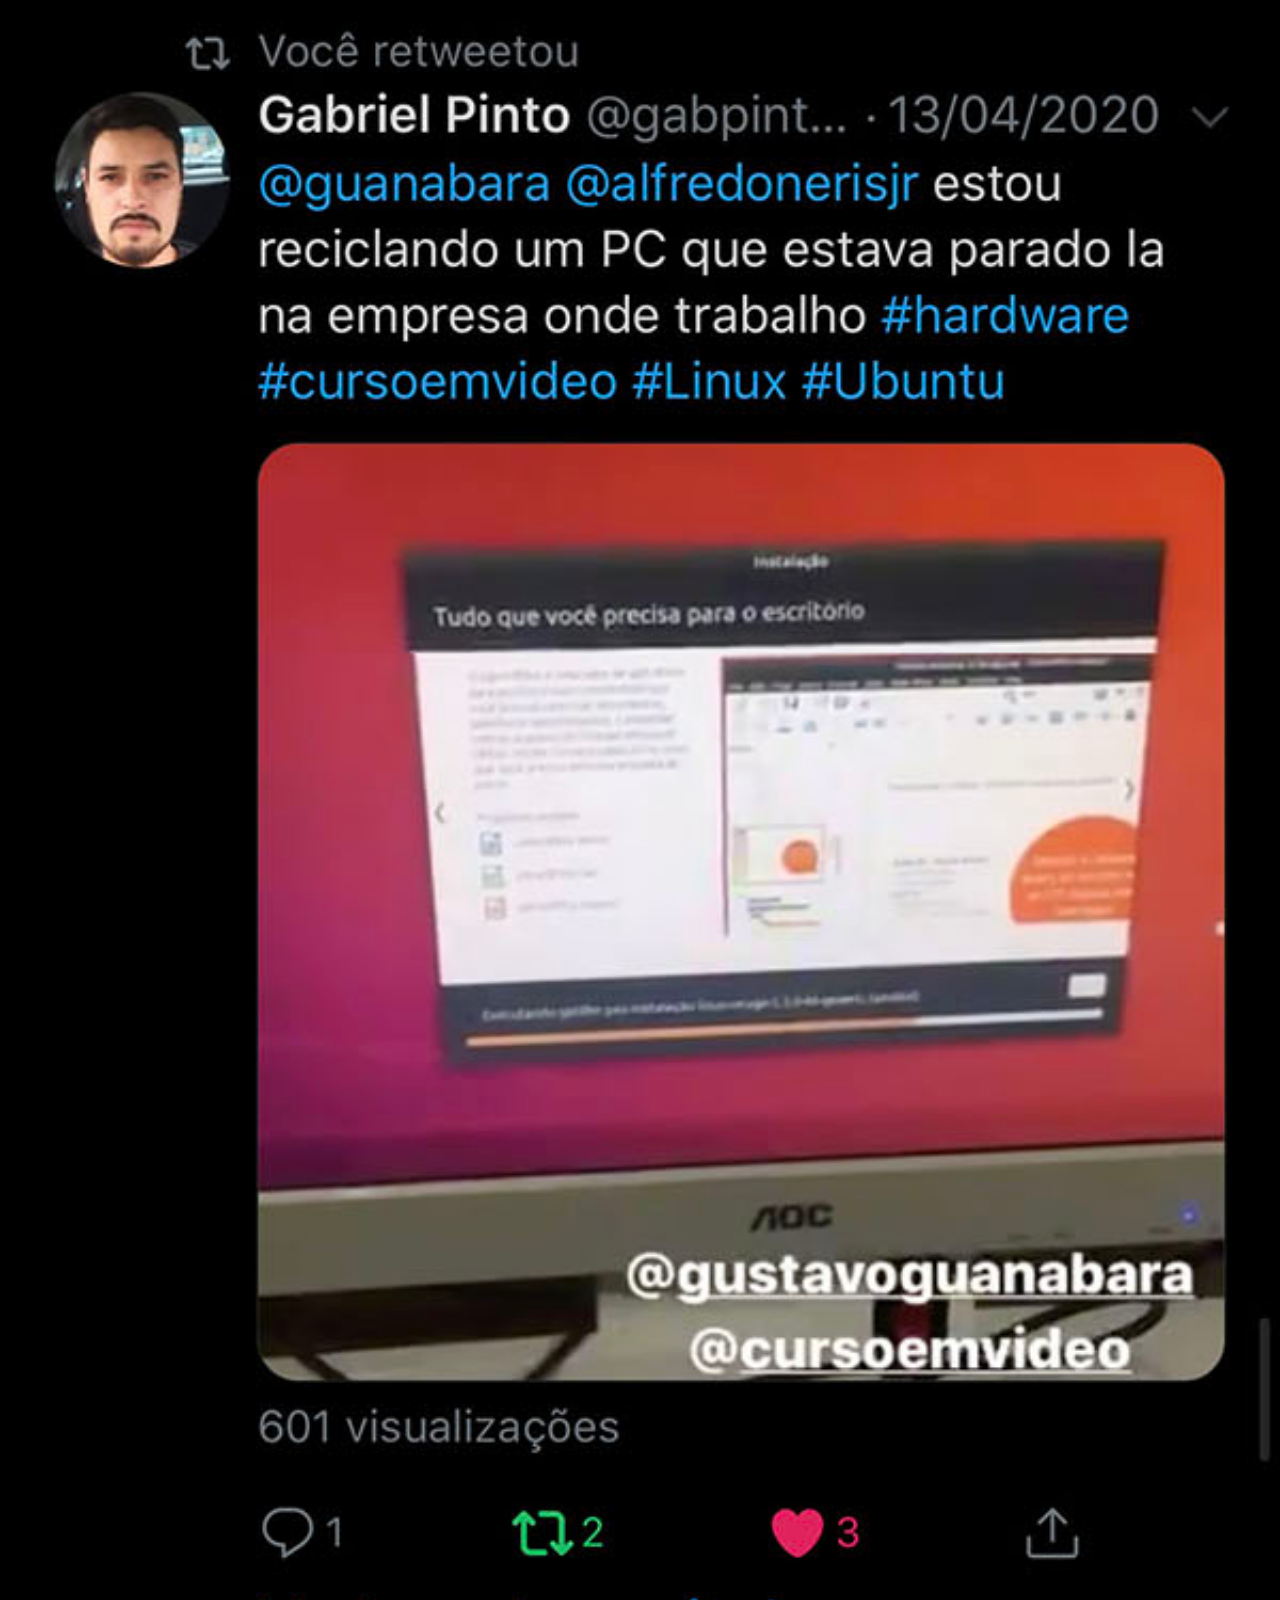
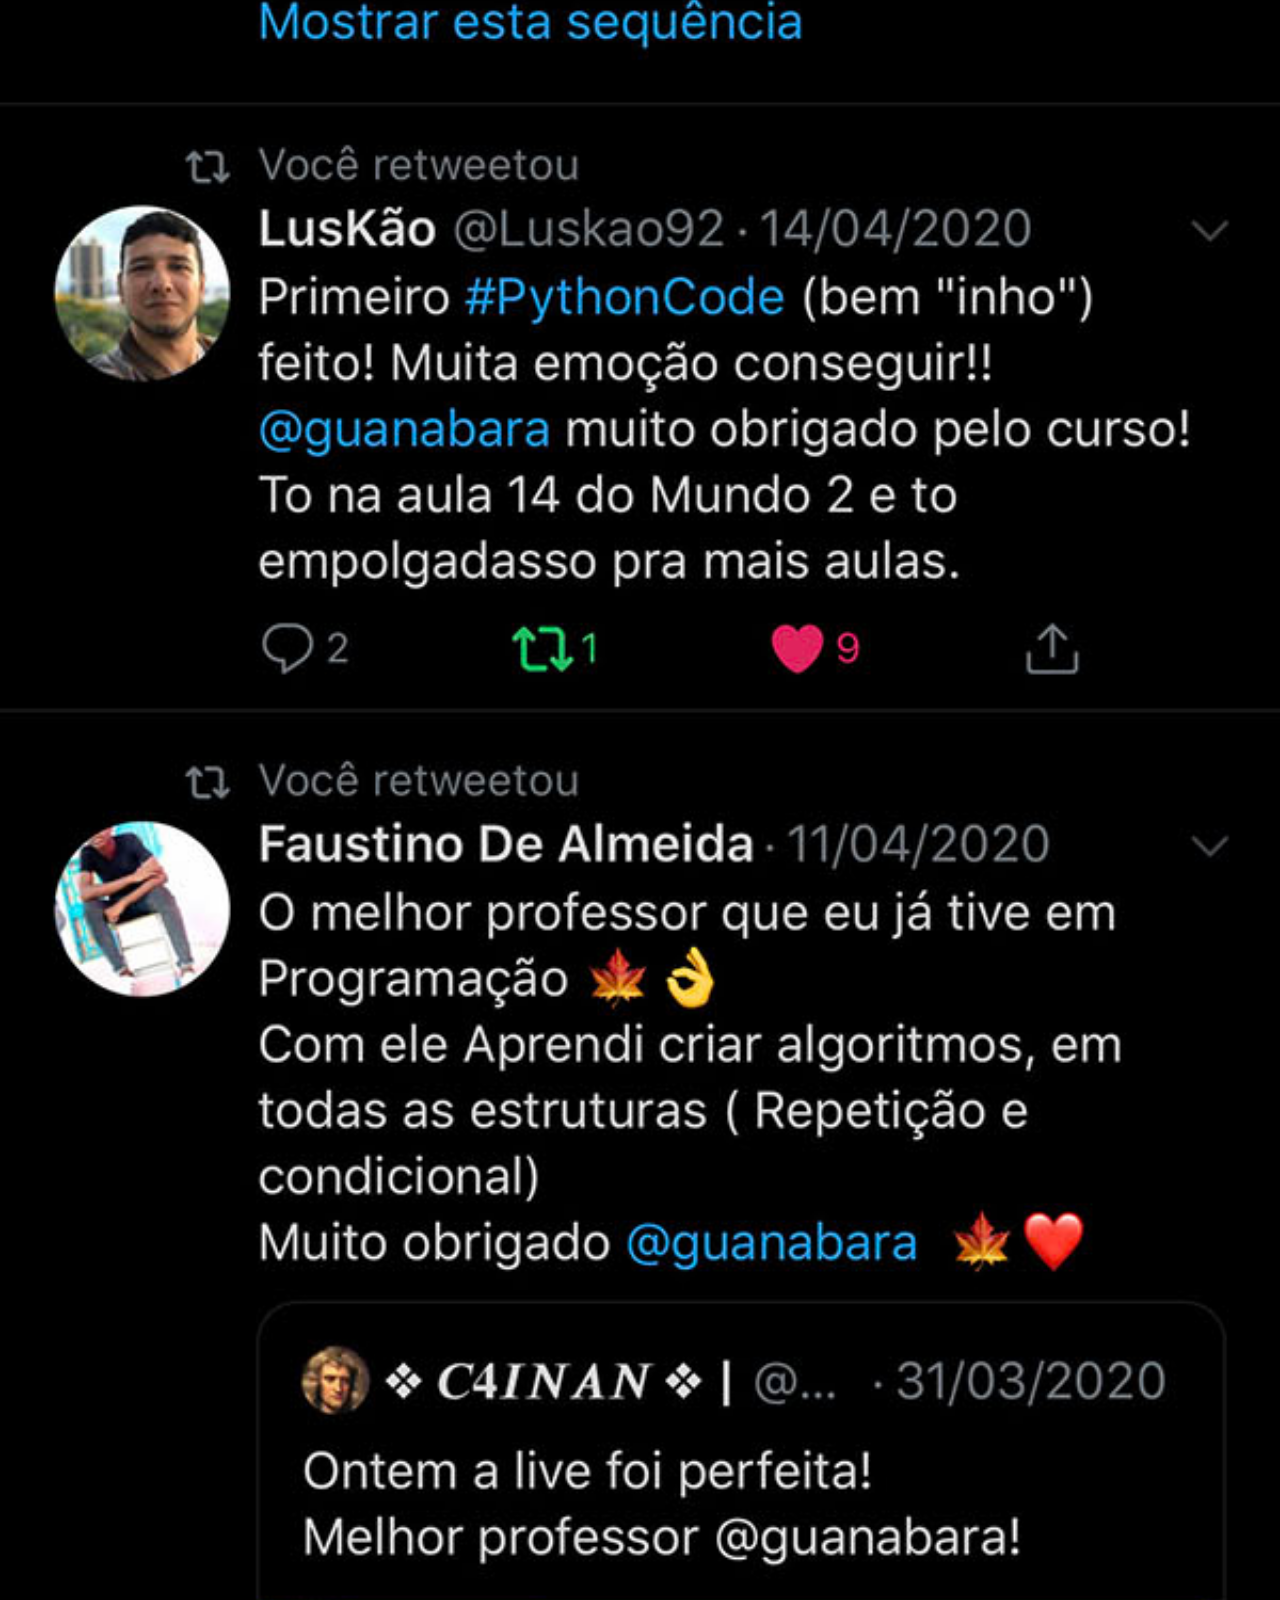
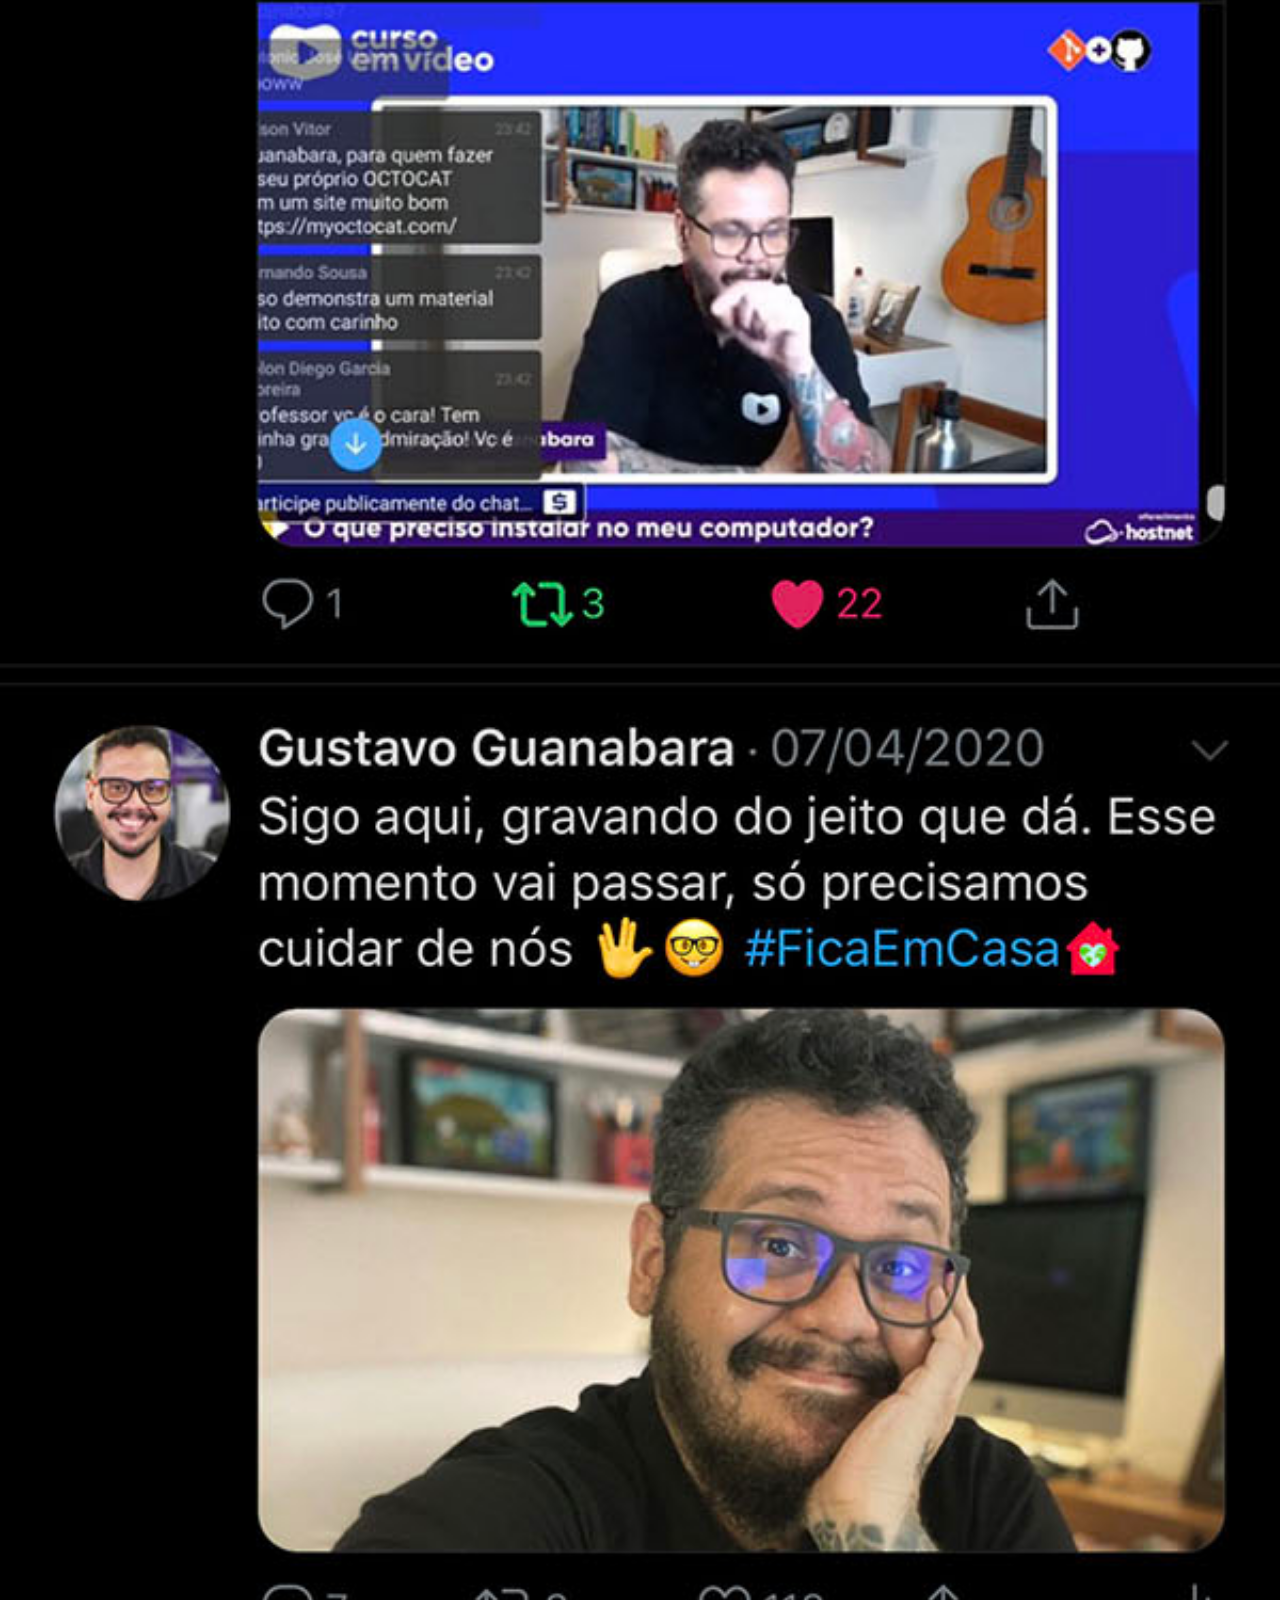
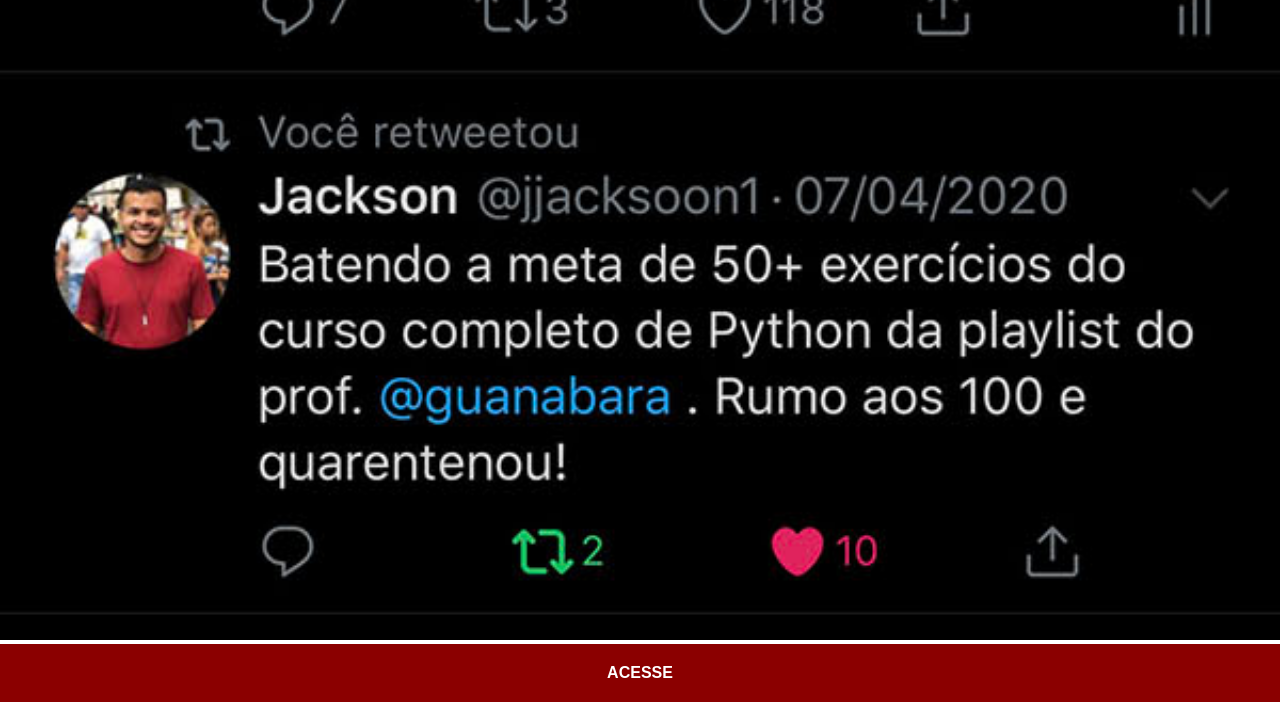
<file: twitter.html>
<!DOCTYPE html>
<html lang="pt-br">
<head>
    <meta charset="UTF-8">
    <meta name="viewport" content="width=device-width, initial-scale=1.0">
    <title>Document</title>
    <link rel="stylesheet" href="estilos/social.css">
</head>
<body>
    <img src="imagens/tela-twitter.jpg" alt="tela twitter">
    <a href="https://x.com/guanabara">ACESSE</a>
</body>
</html>
</file>
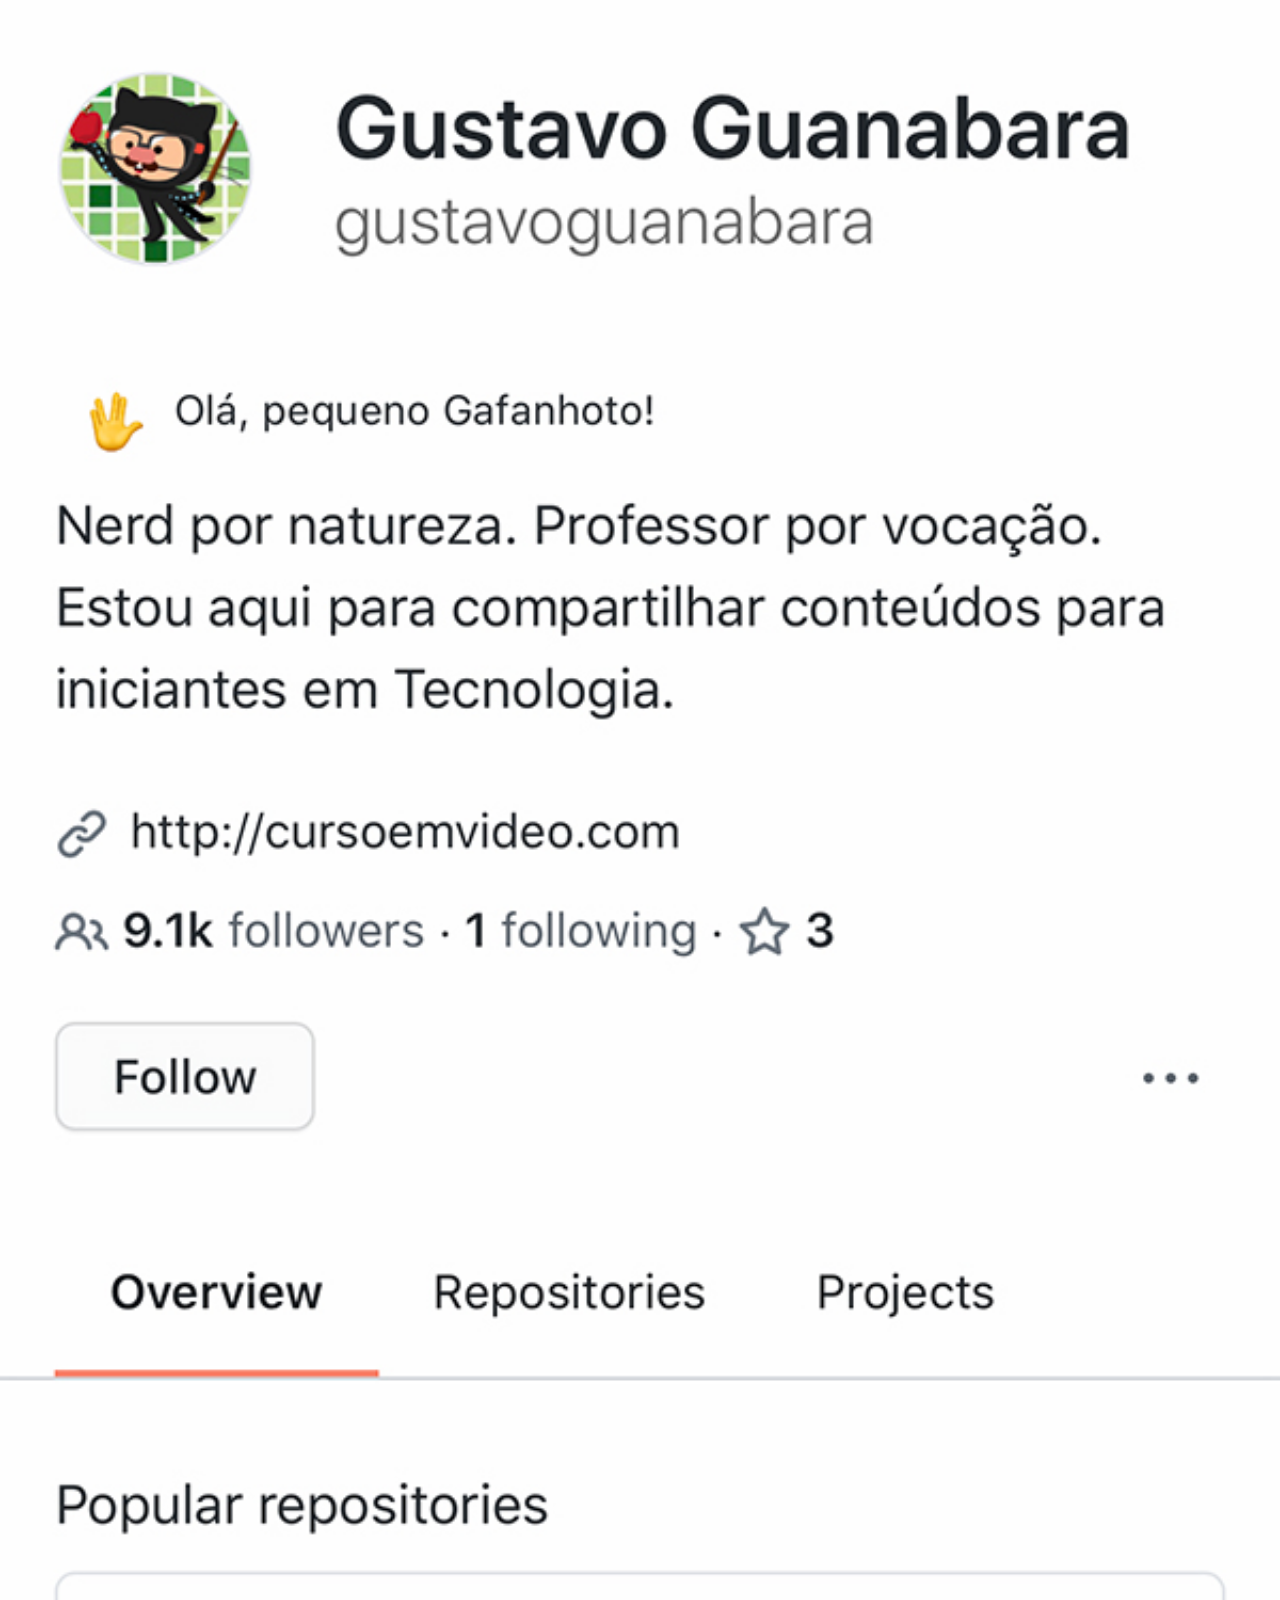
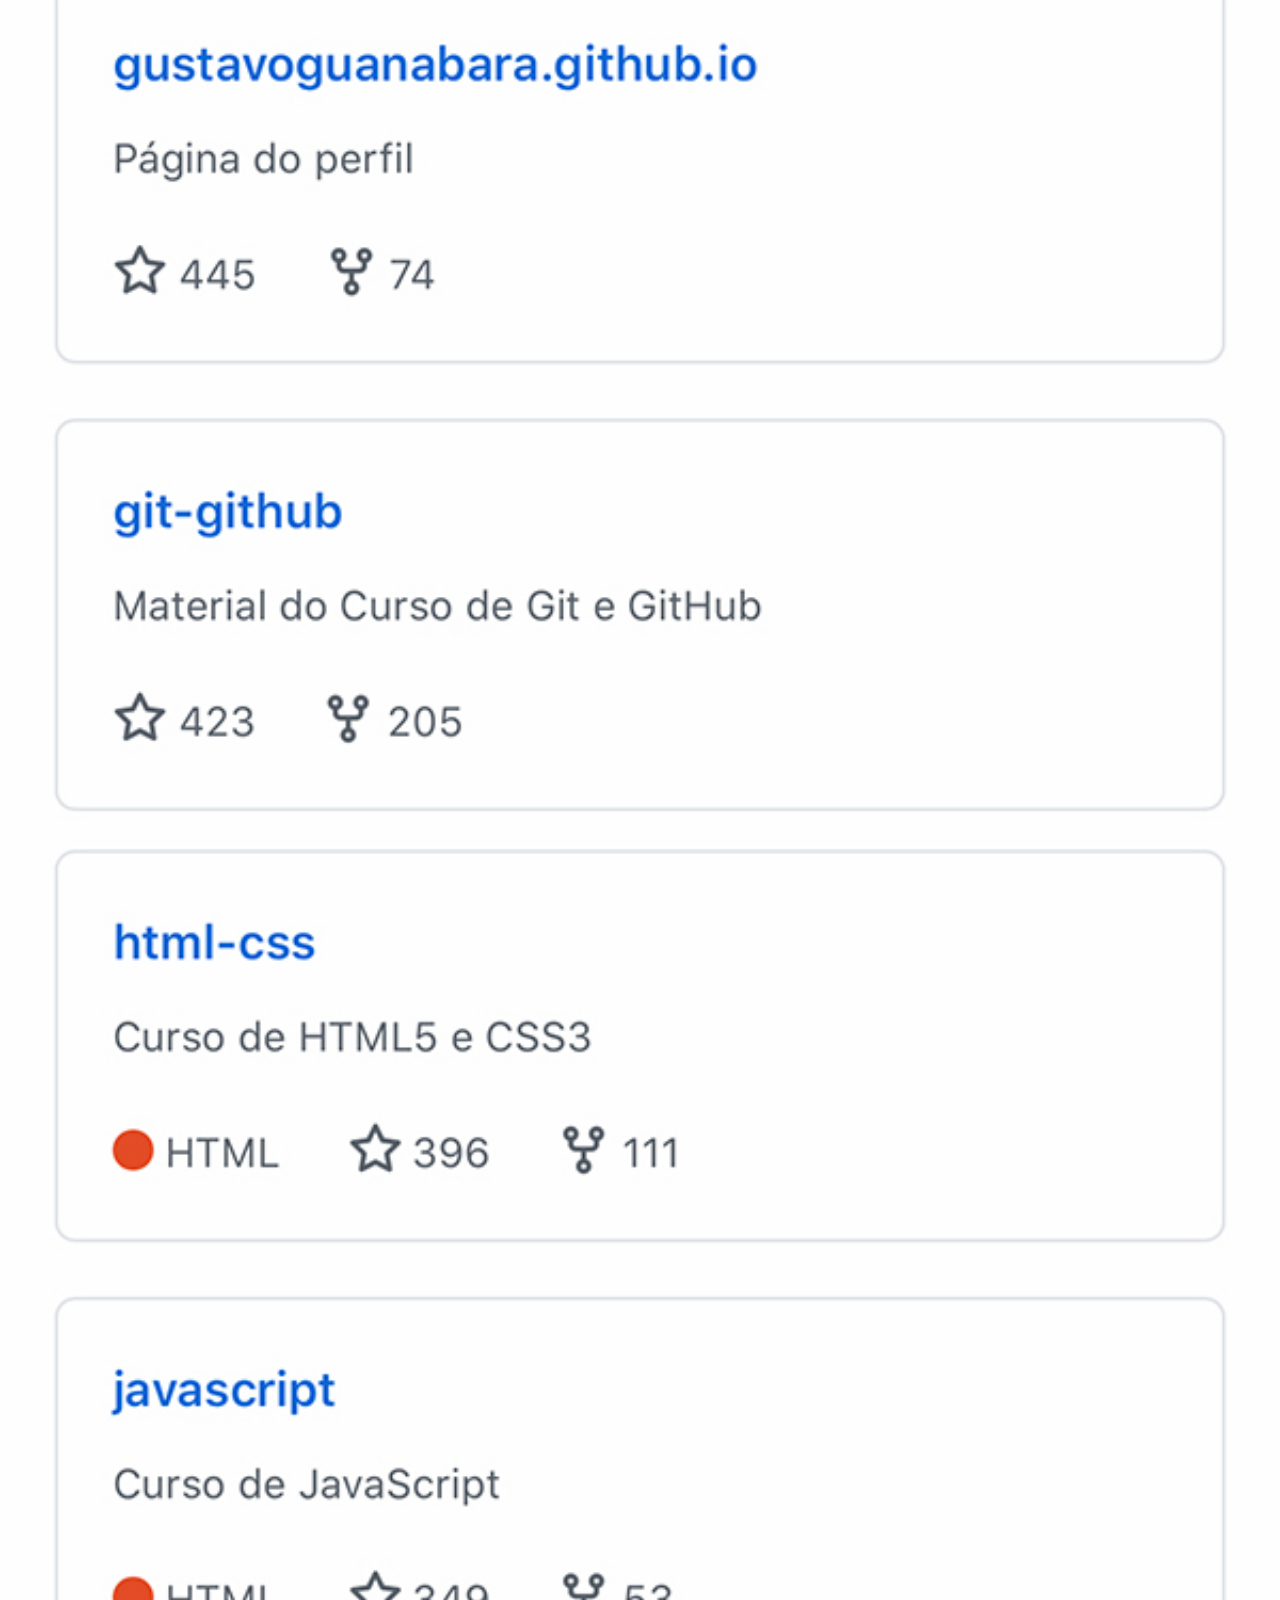
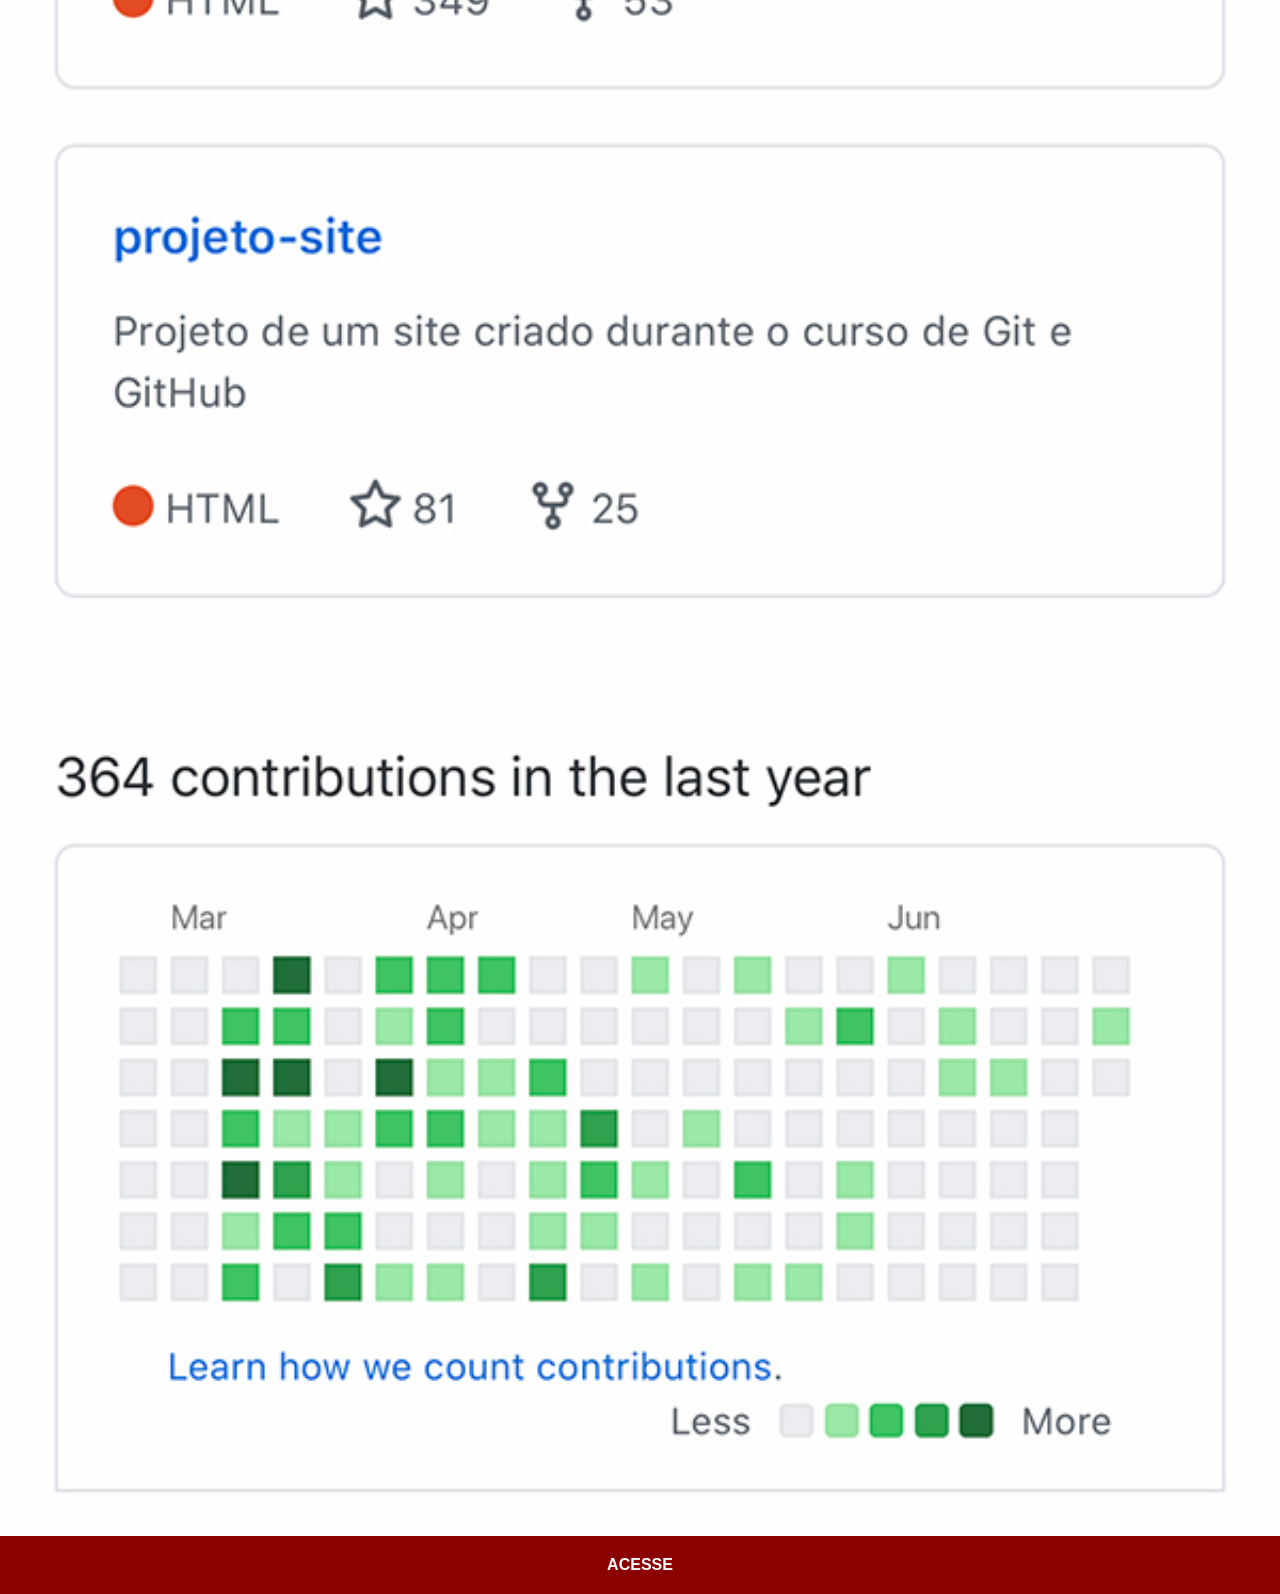
<file: pagina/github.html>
<!DOCTYPE html>
<html lang="pt-br">
<head>
    <meta charset="UTF-8">
    <meta name="viewport" content="width=device-width, initial-scale=1.0">
    <title>Document</title>
    <link rel="stylesheet" href="../estilos/social.css">
</head>
<body>
    <img src="../imagens/tela-github.jpg" alt="tela github">
    <a href="https://github.com/gustavoguanabara">ACESSE</a>
</body>
</html>
</file>
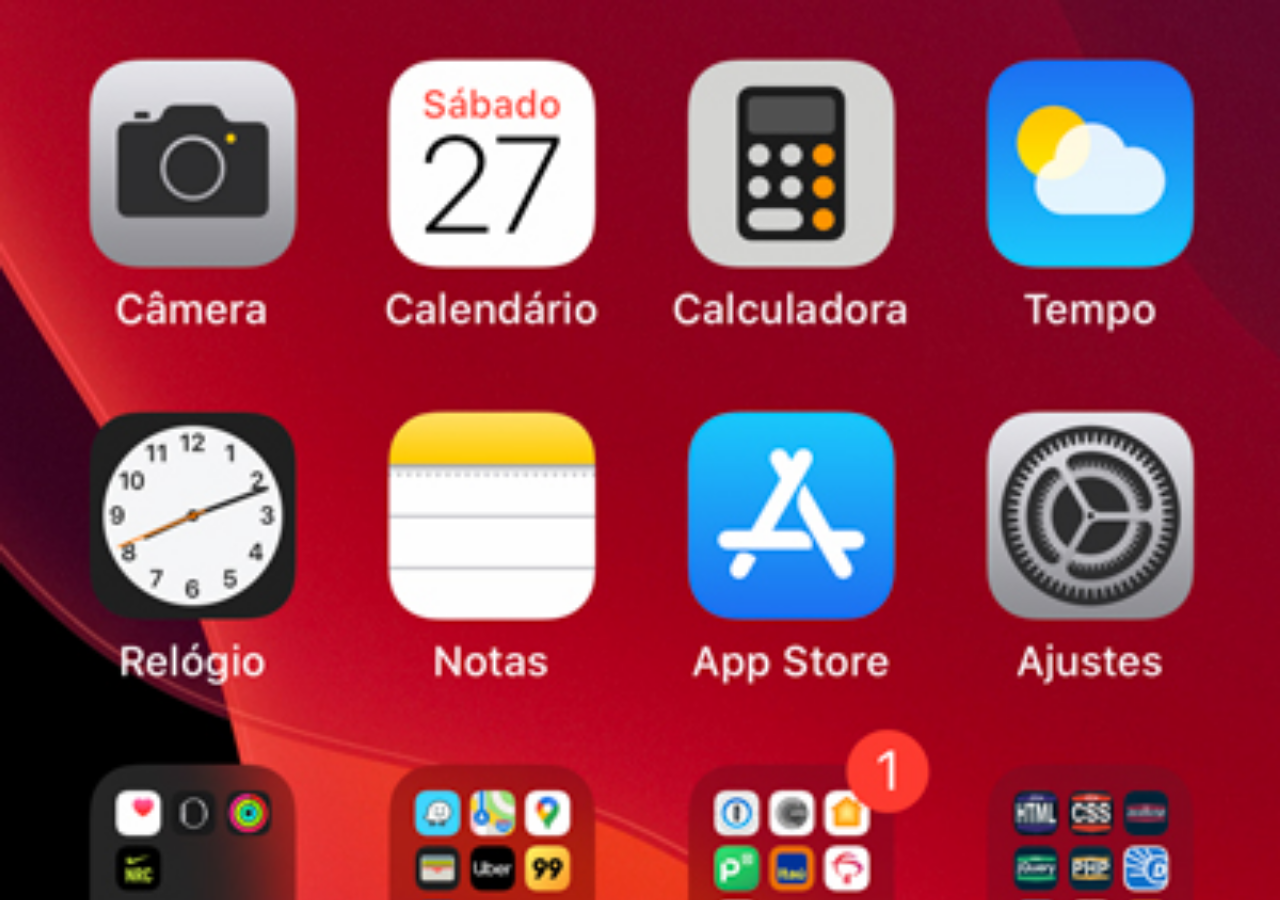
<file: pagina/home.html>
<!DOCTYPE html>
<html lang="pt-br">
<head>
    <meta charset="UTF-8">
    <meta name="viewport" content="width=device-width, initial-scale=1.0">
    <title>Home</title>
    <style>
        *{
            margin: 0px;
            padding: 0px;
        }

        body{
            width: 100vw;
            height: 100vh;
            background: black url(../imagens/tela-home.jpg);
            background-size: cover;
        }
    </style>
</head>
<body>
    
</body>
</html>
</file>
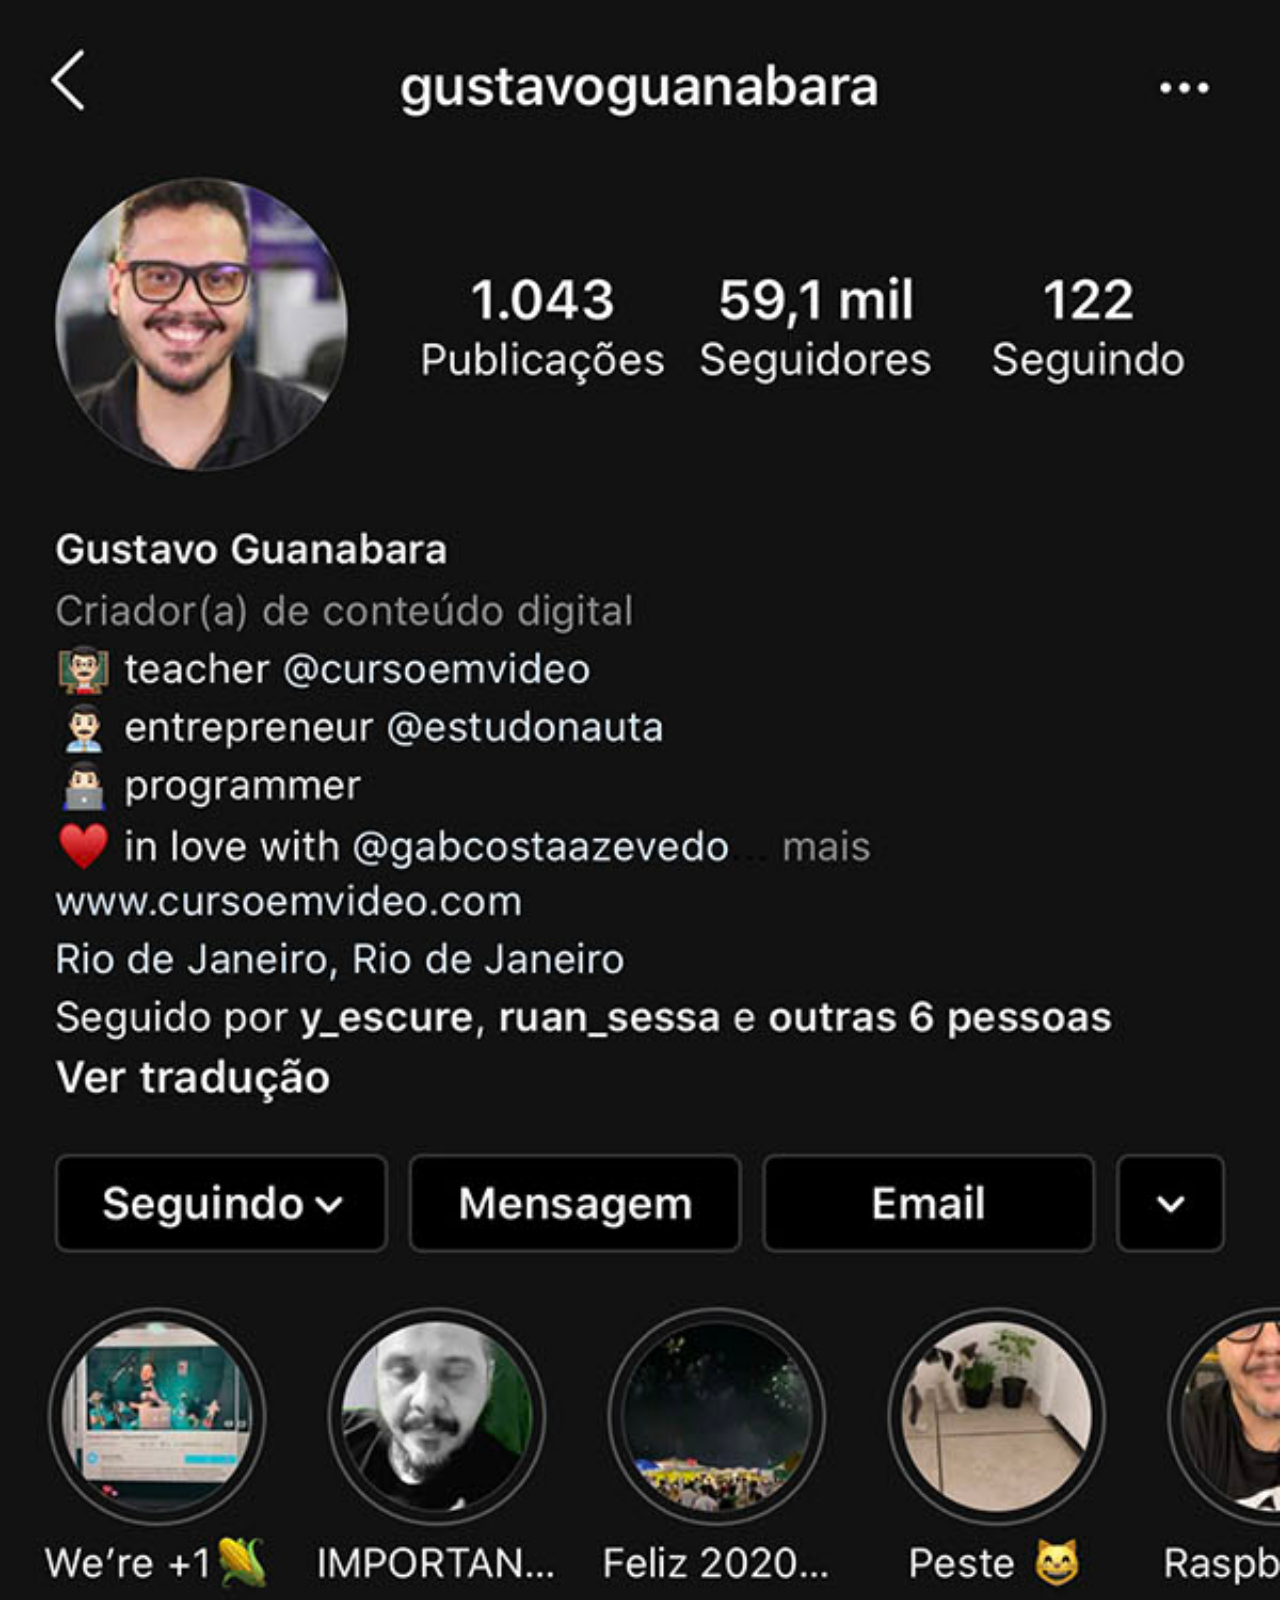
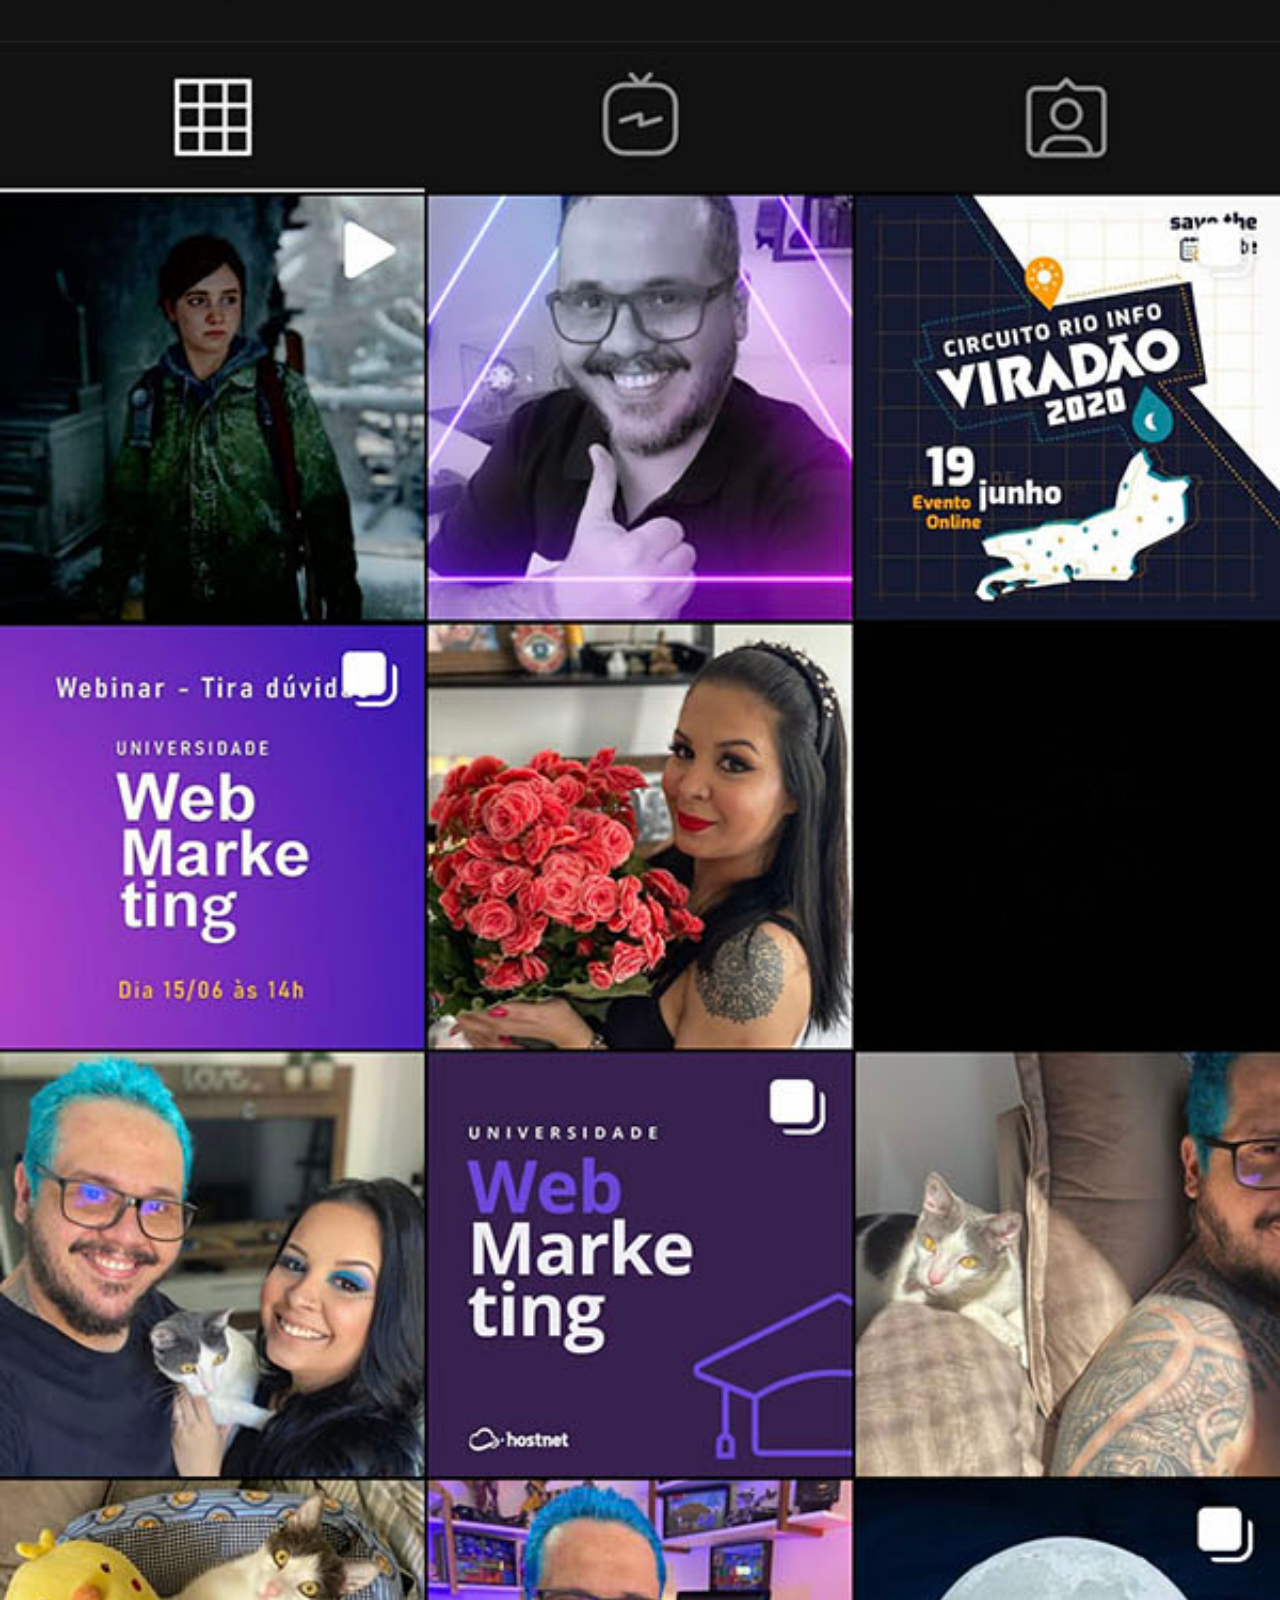
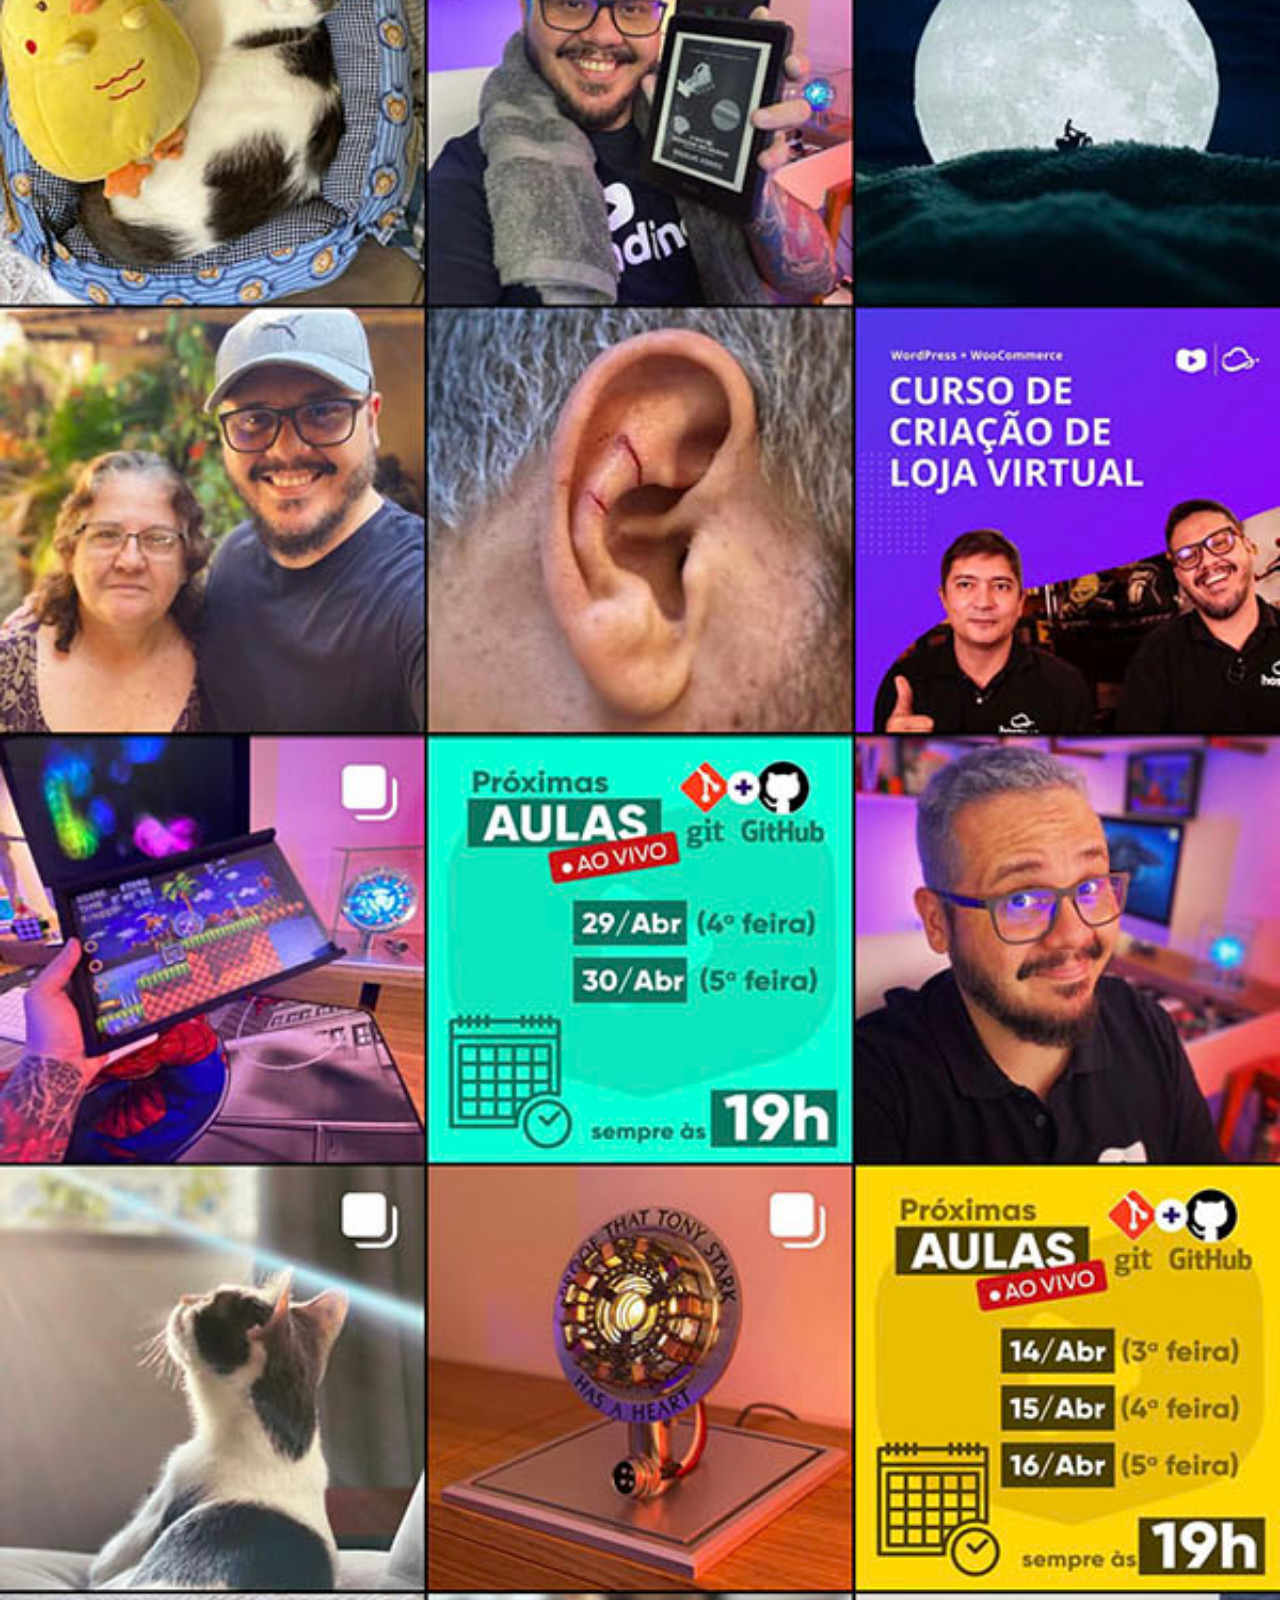
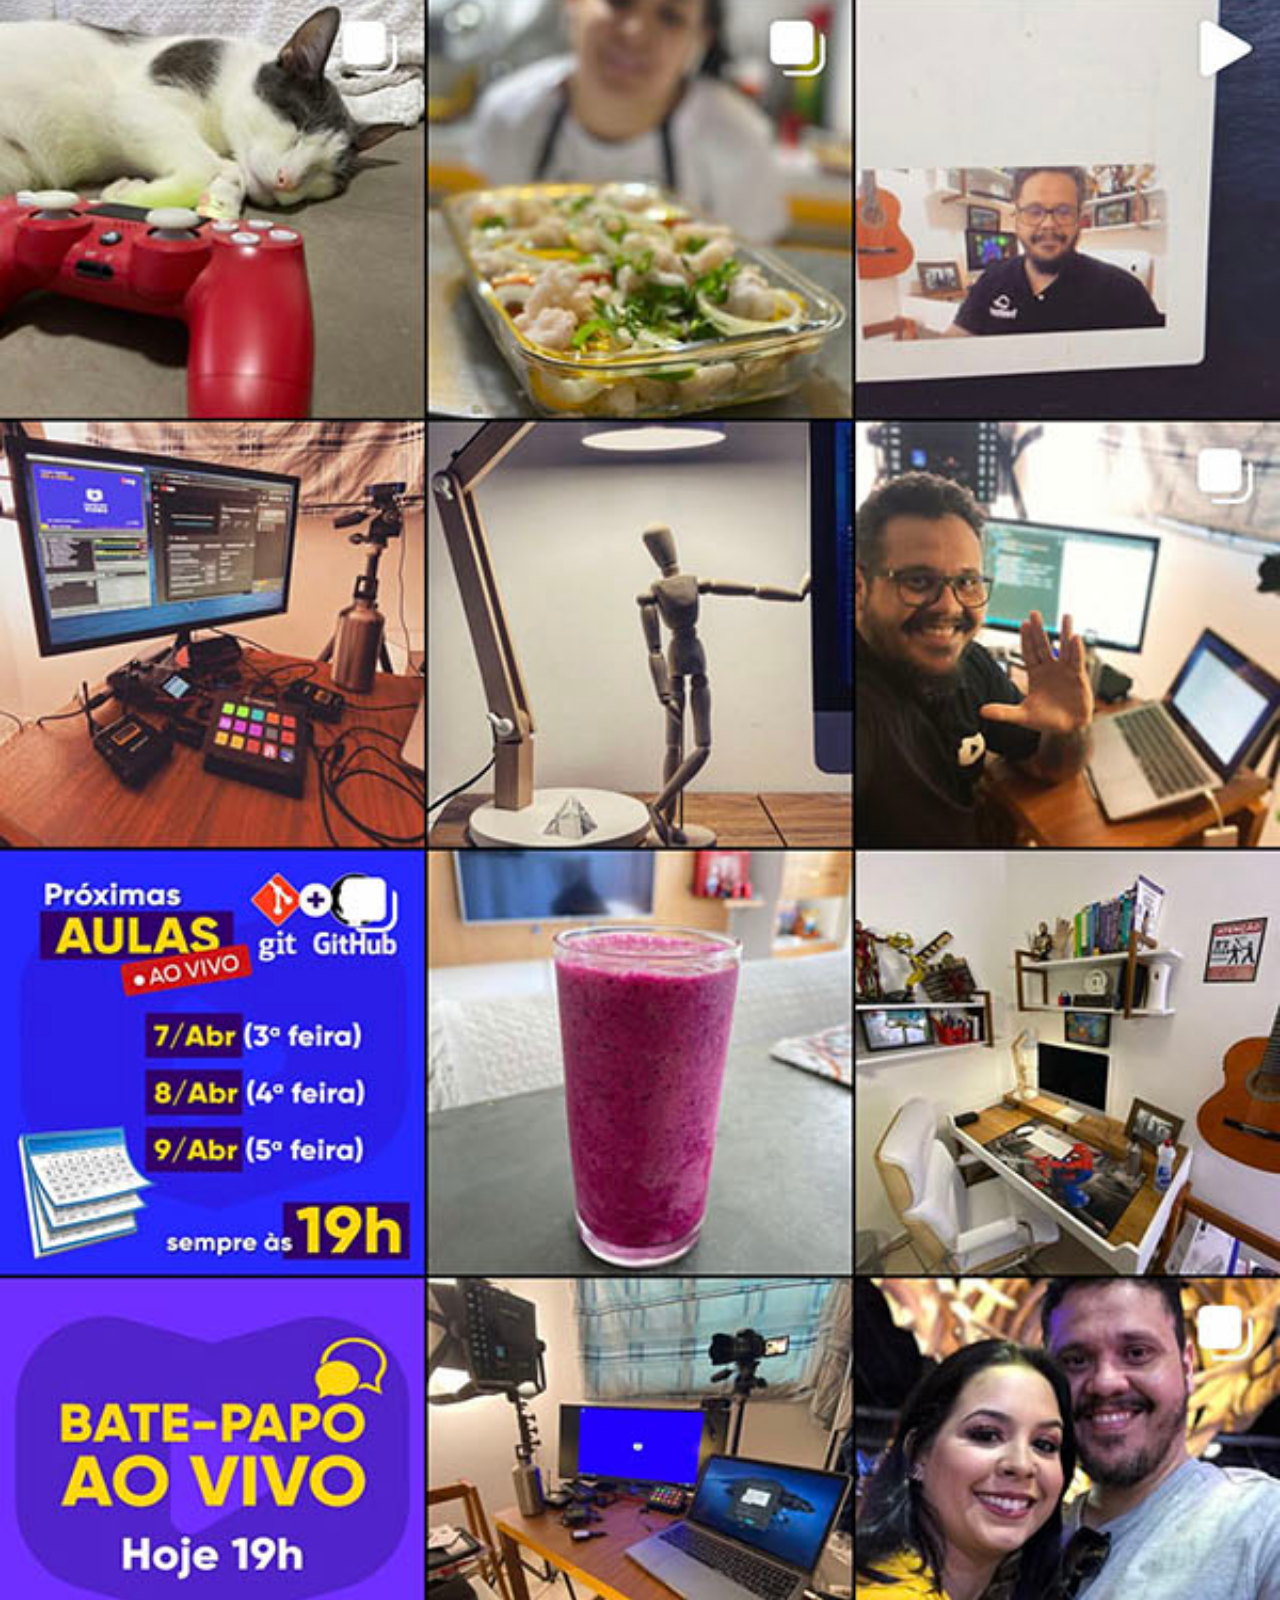
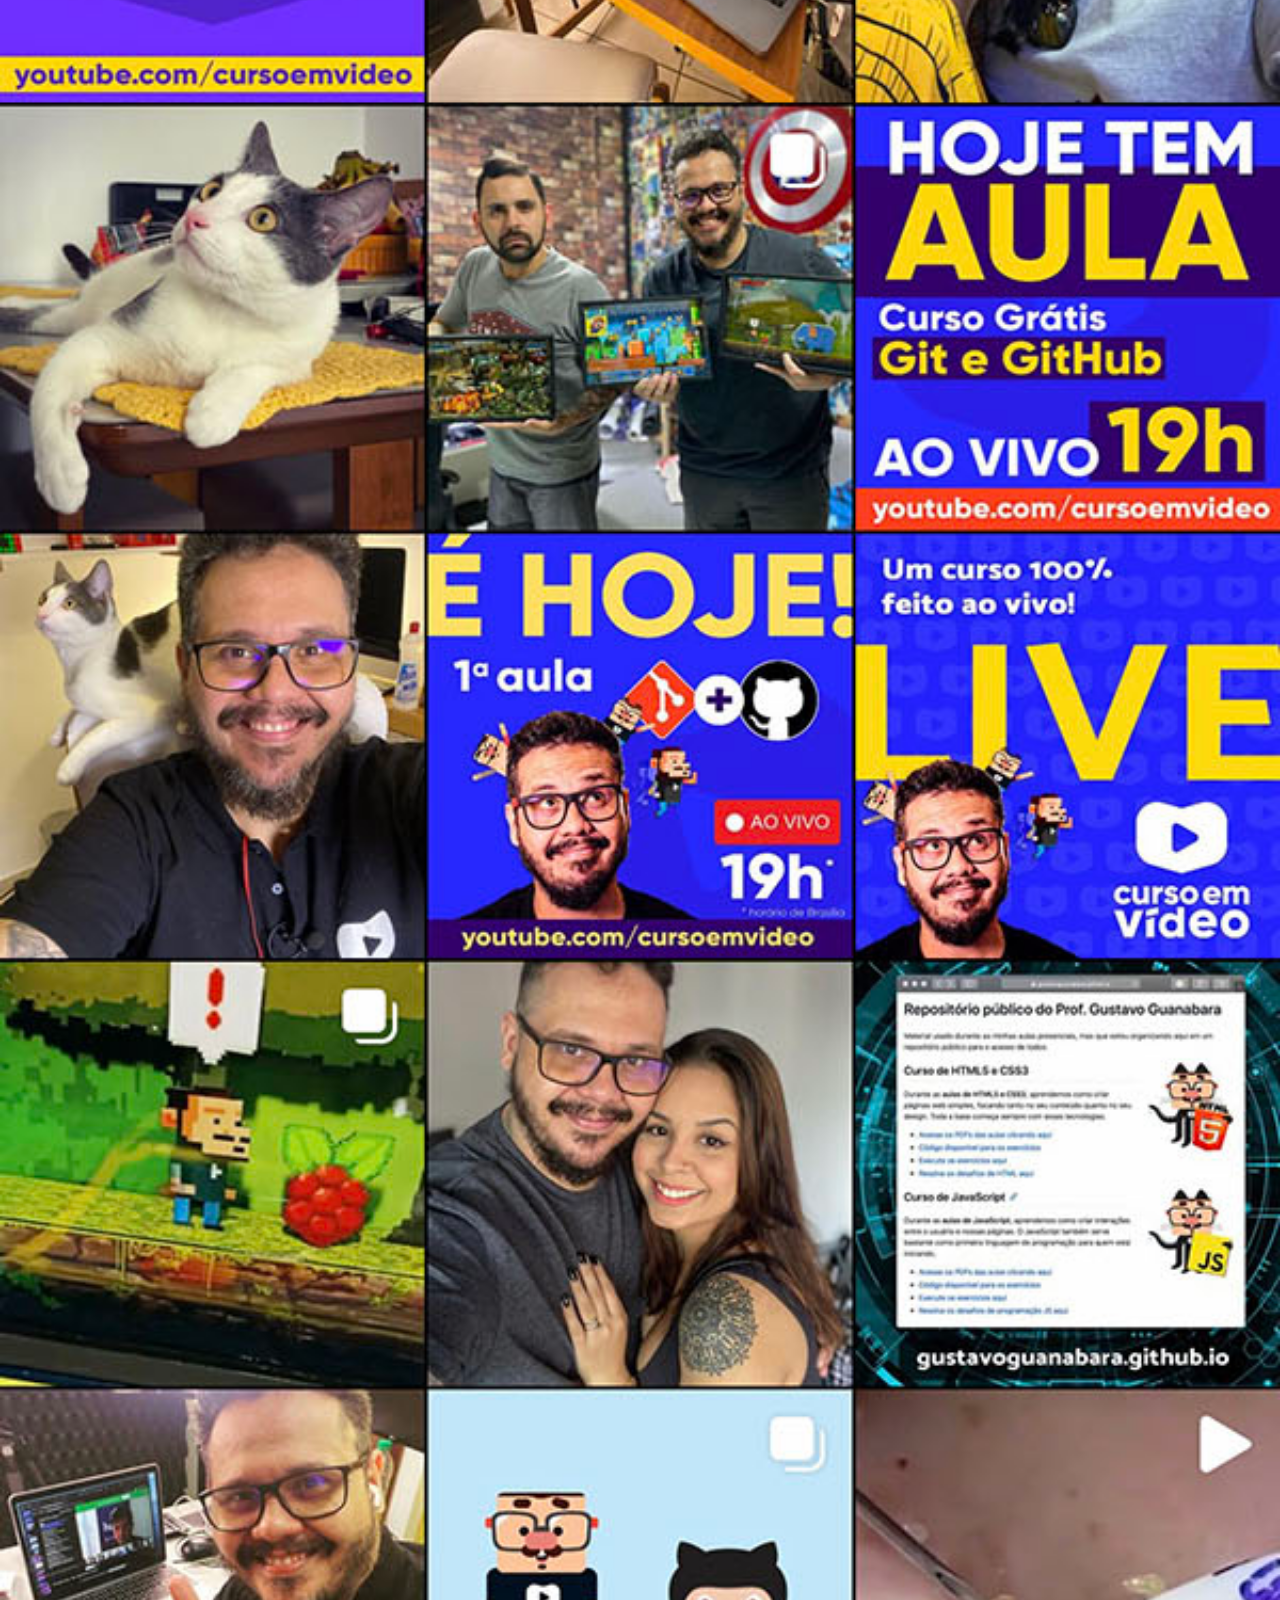
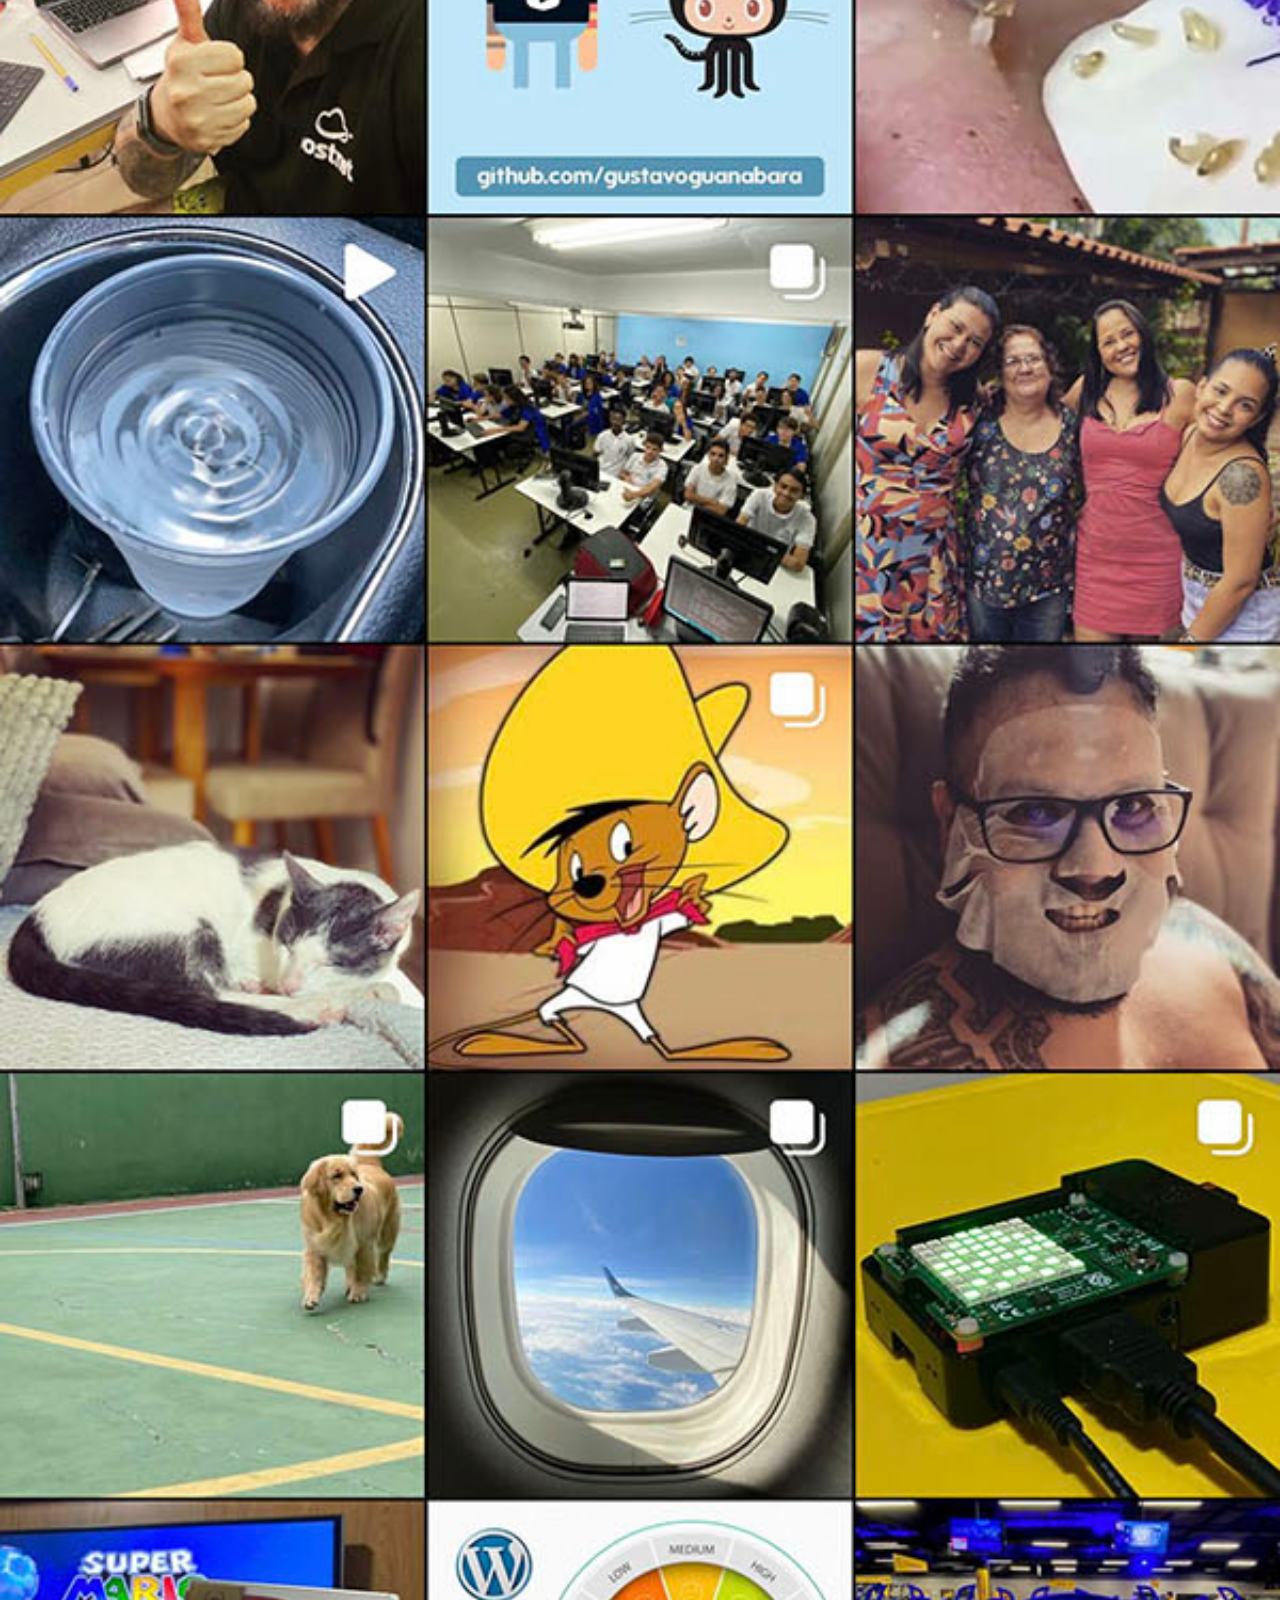
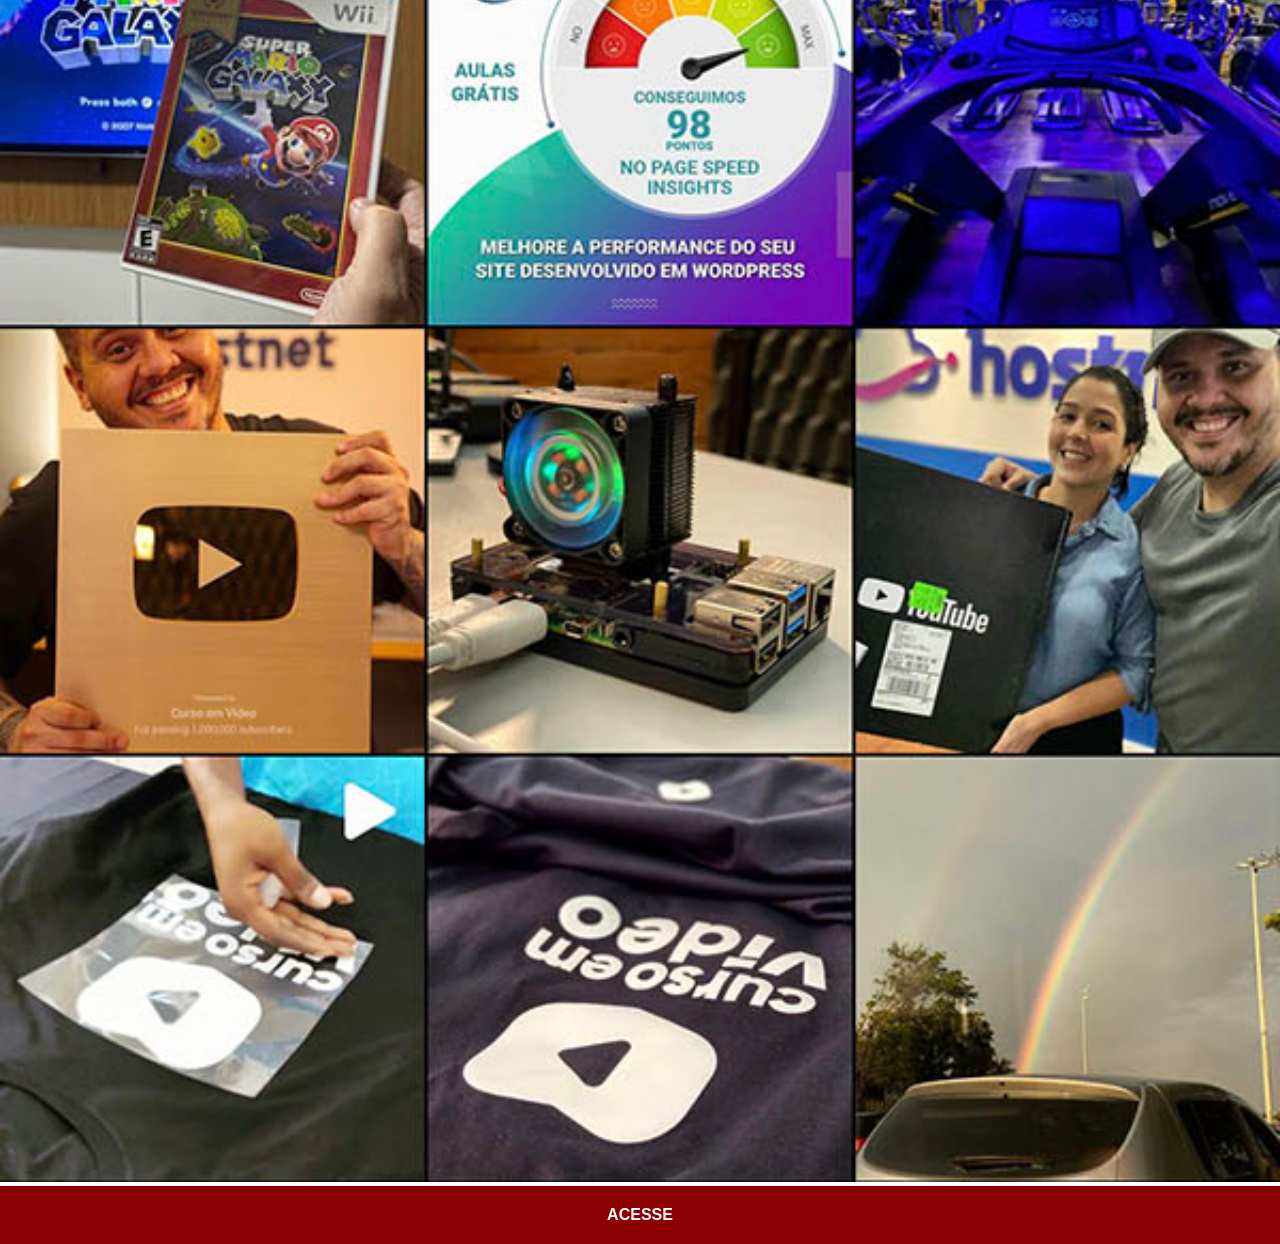
<file: pagina/instagram.html>
<!DOCTYPE html>
<html lang="pt-br">
<head>
    <meta charset="UTF-8">
    <meta name="viewport" content="width=device-width, initial-scale=1.0">
    <title>Document</title>
    <link rel="stylesheet" href="../estilos/social.css">
</head>
<body>
    <img src="../imagens/tela-instagram.jpg" alt="tela inst">
    <a href="https://www.instagram.com/gustavoguanabara/">ACESSE</a>
</body>
</html>
</file>
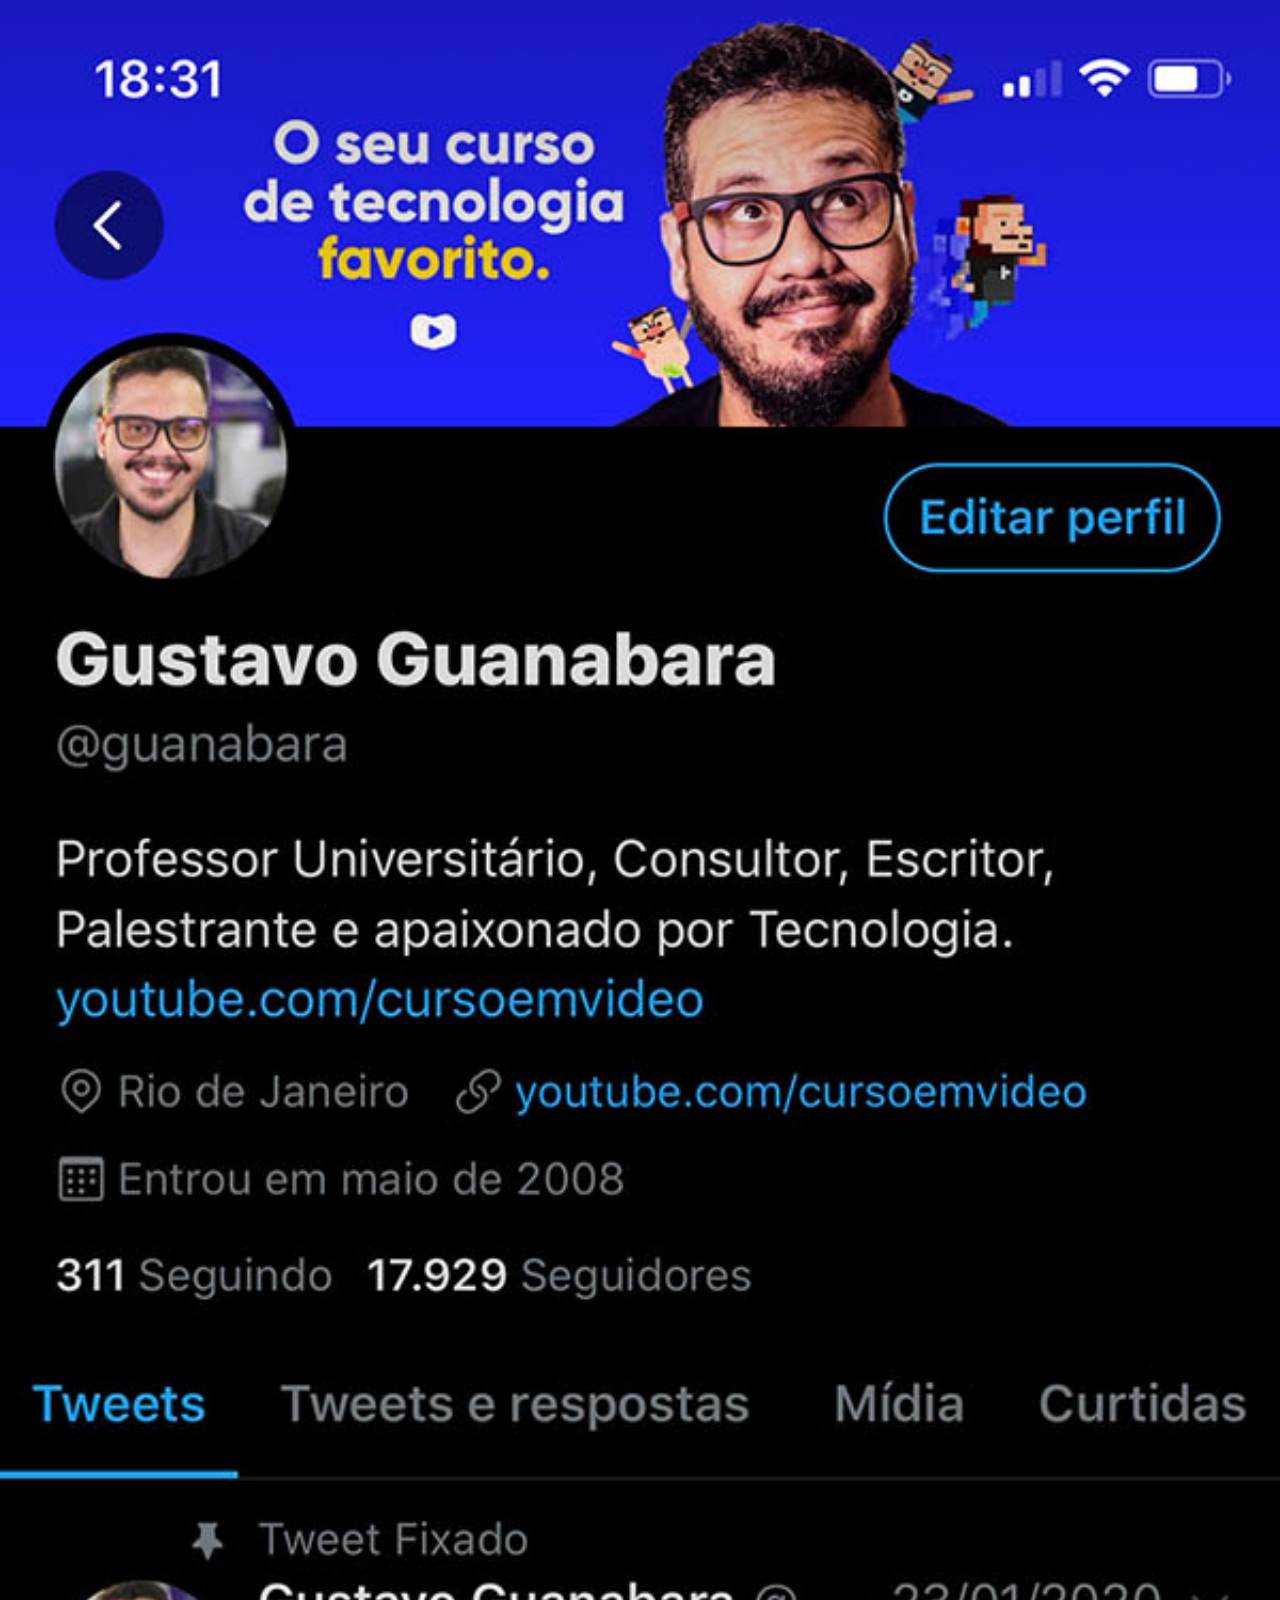
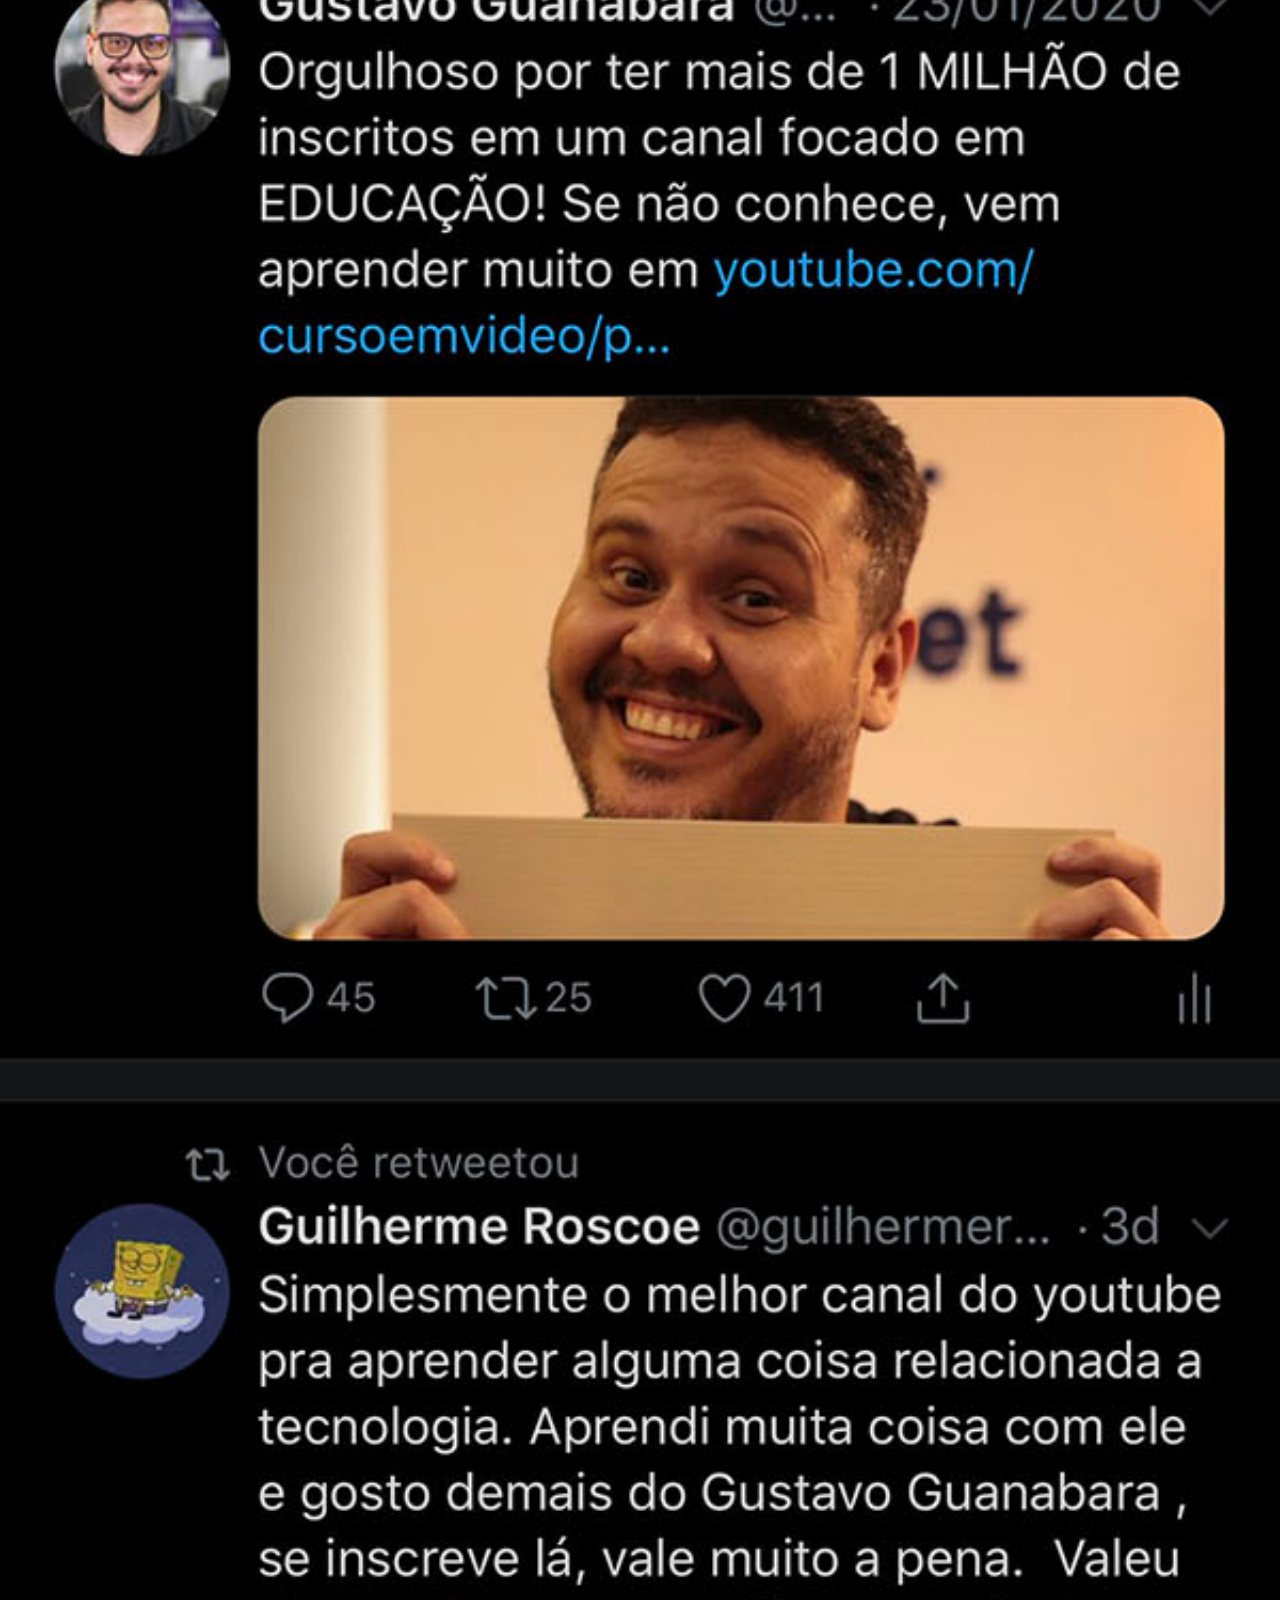
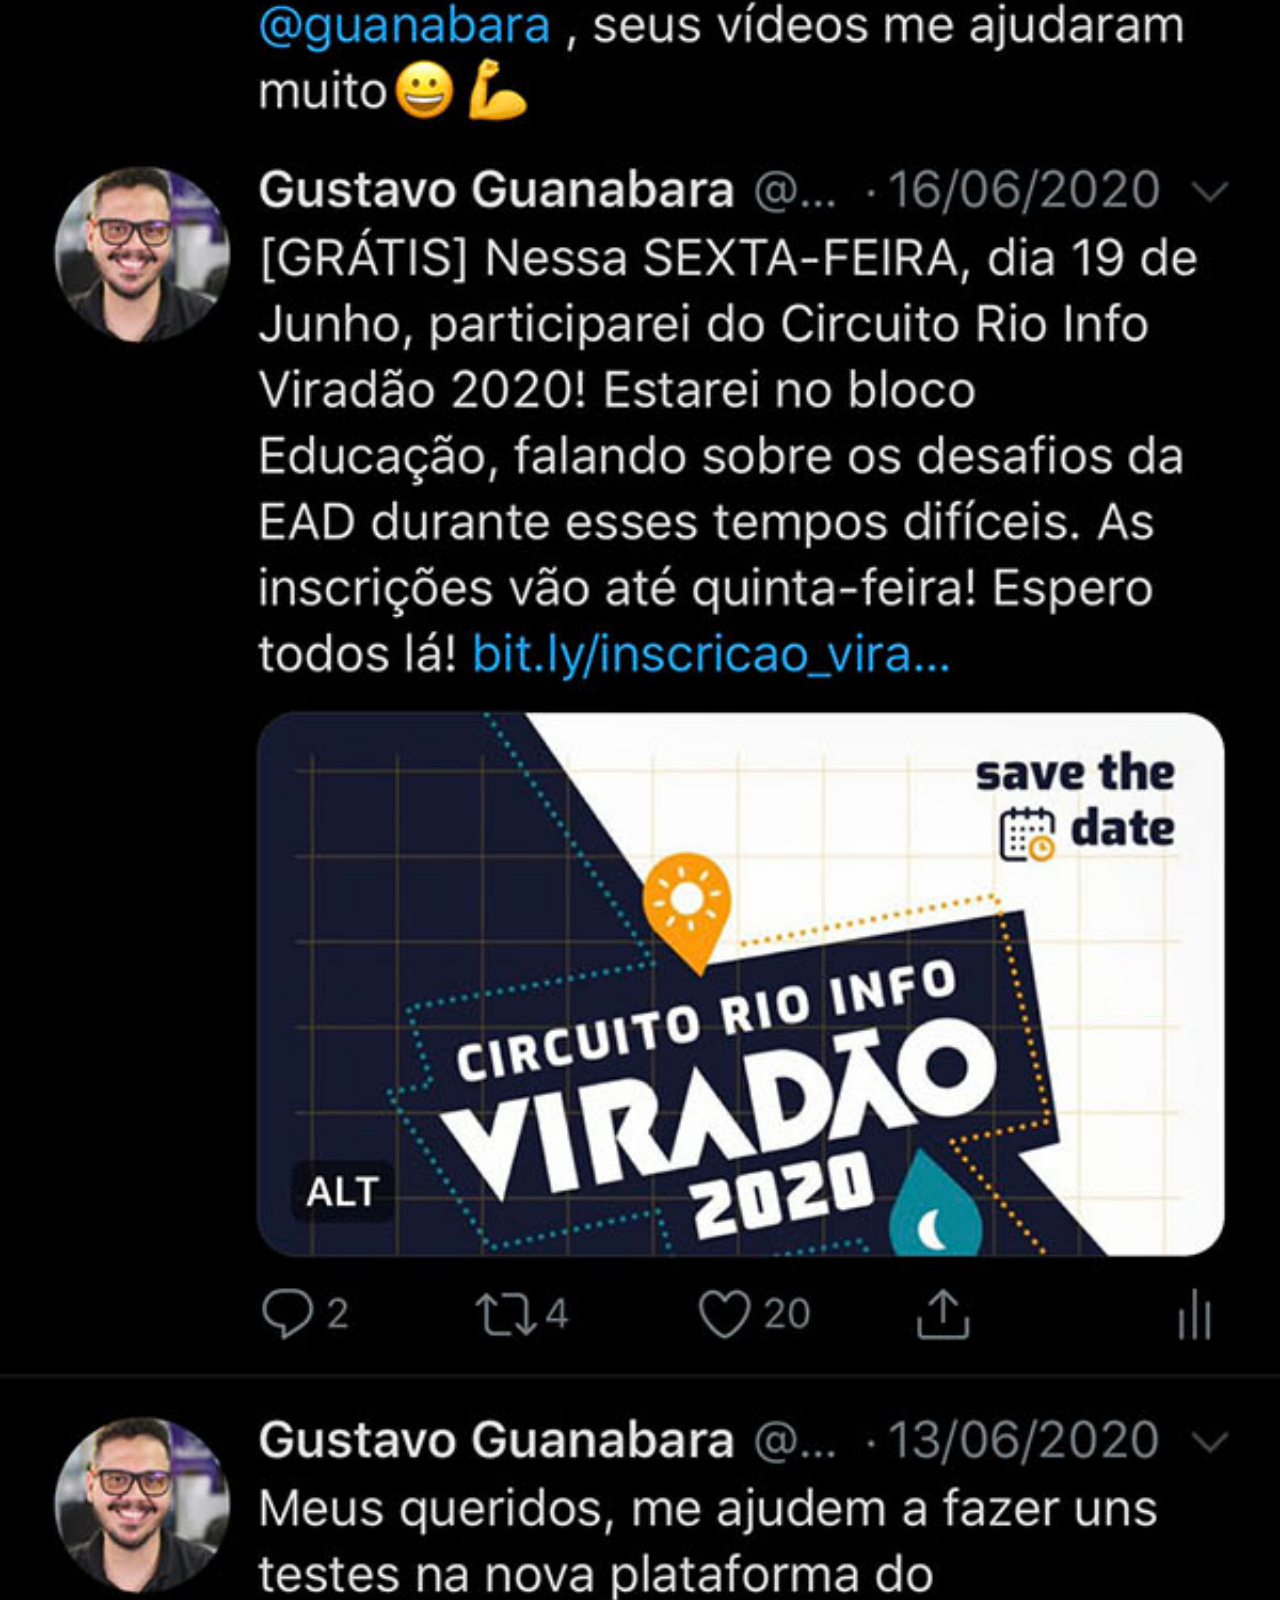
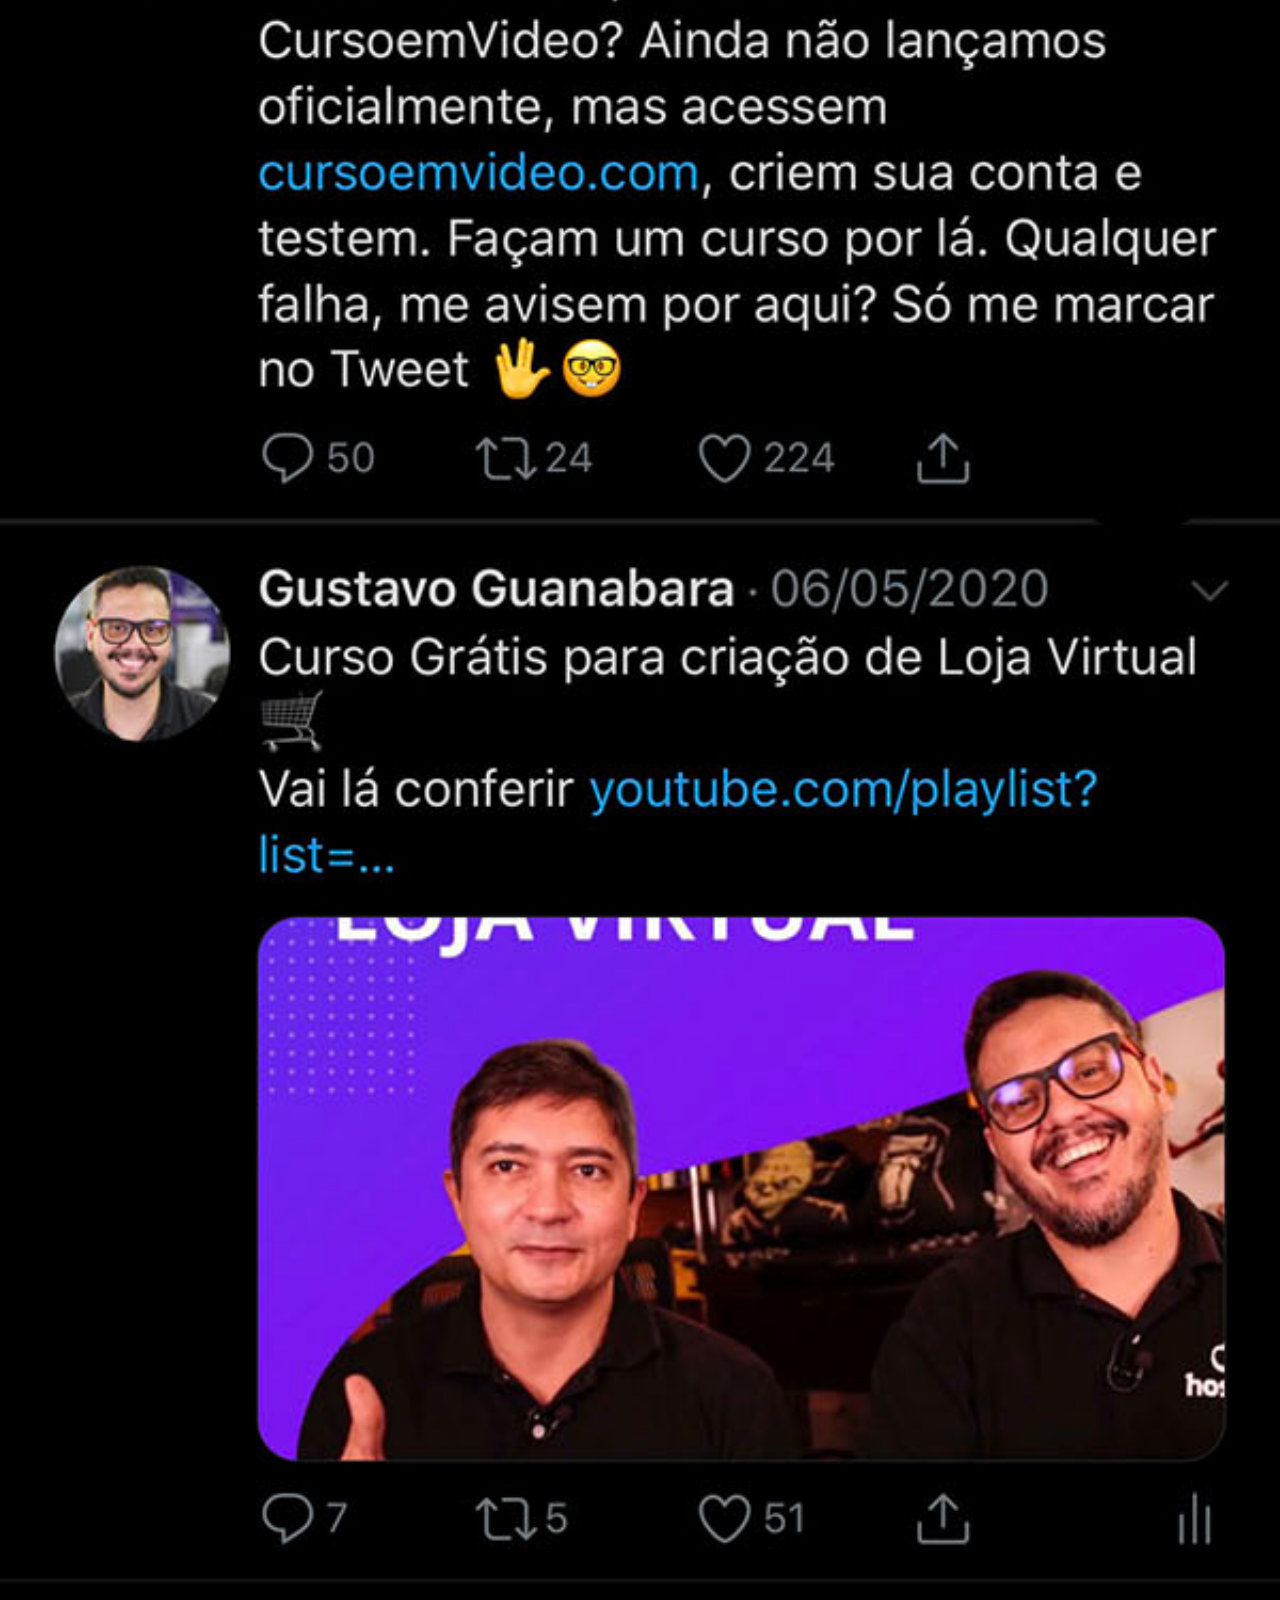
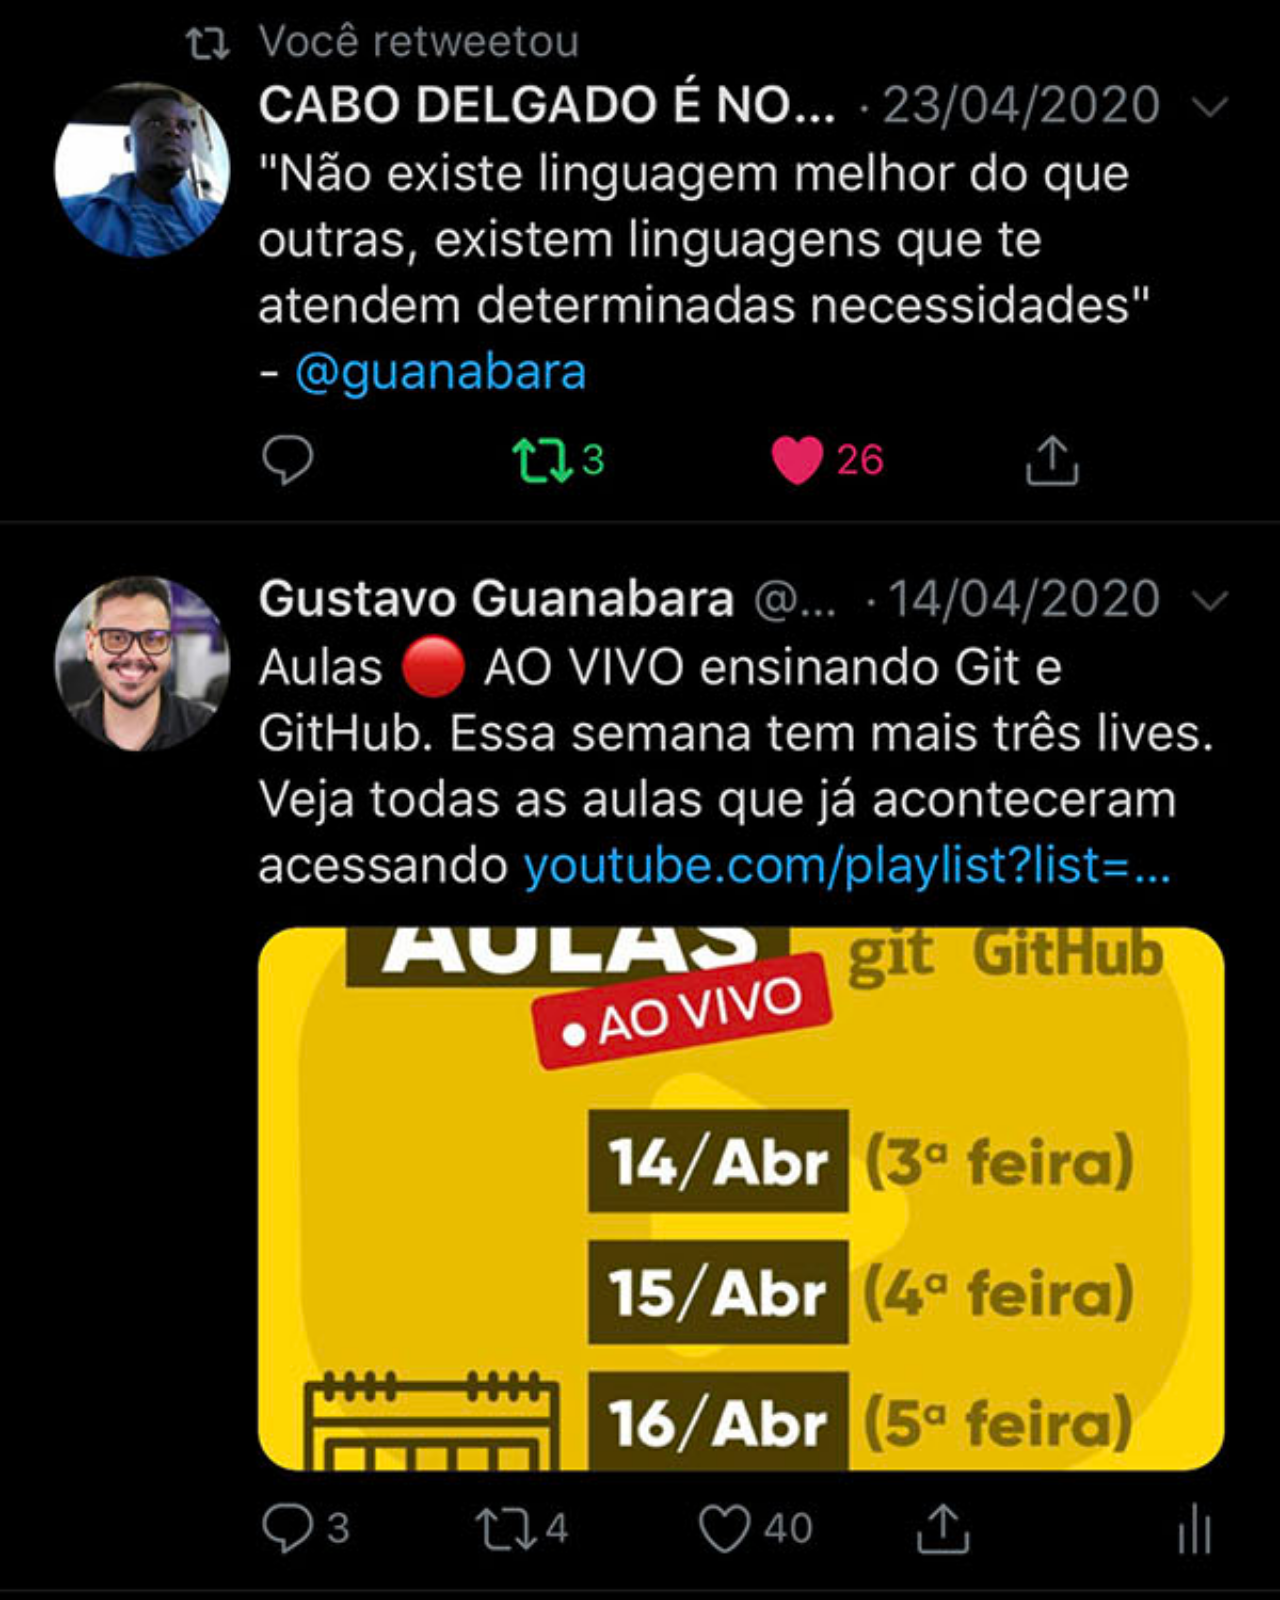
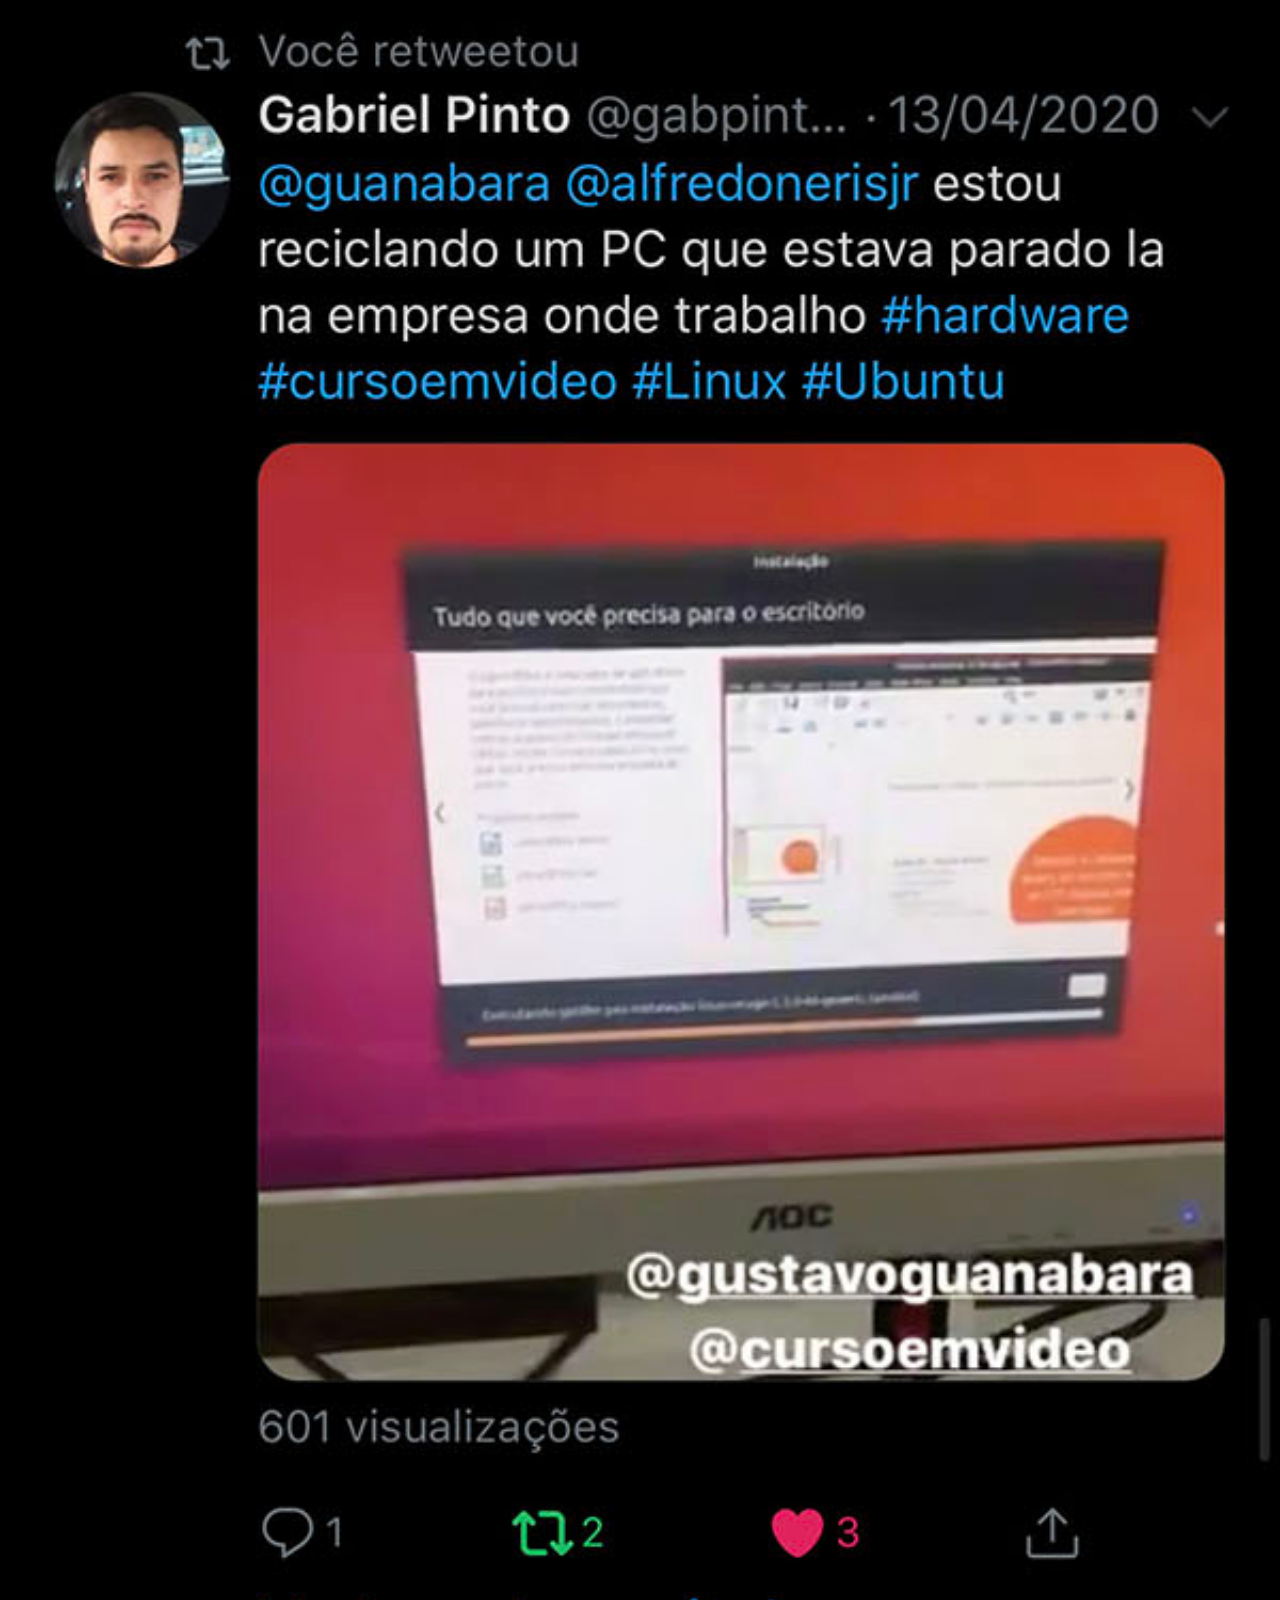
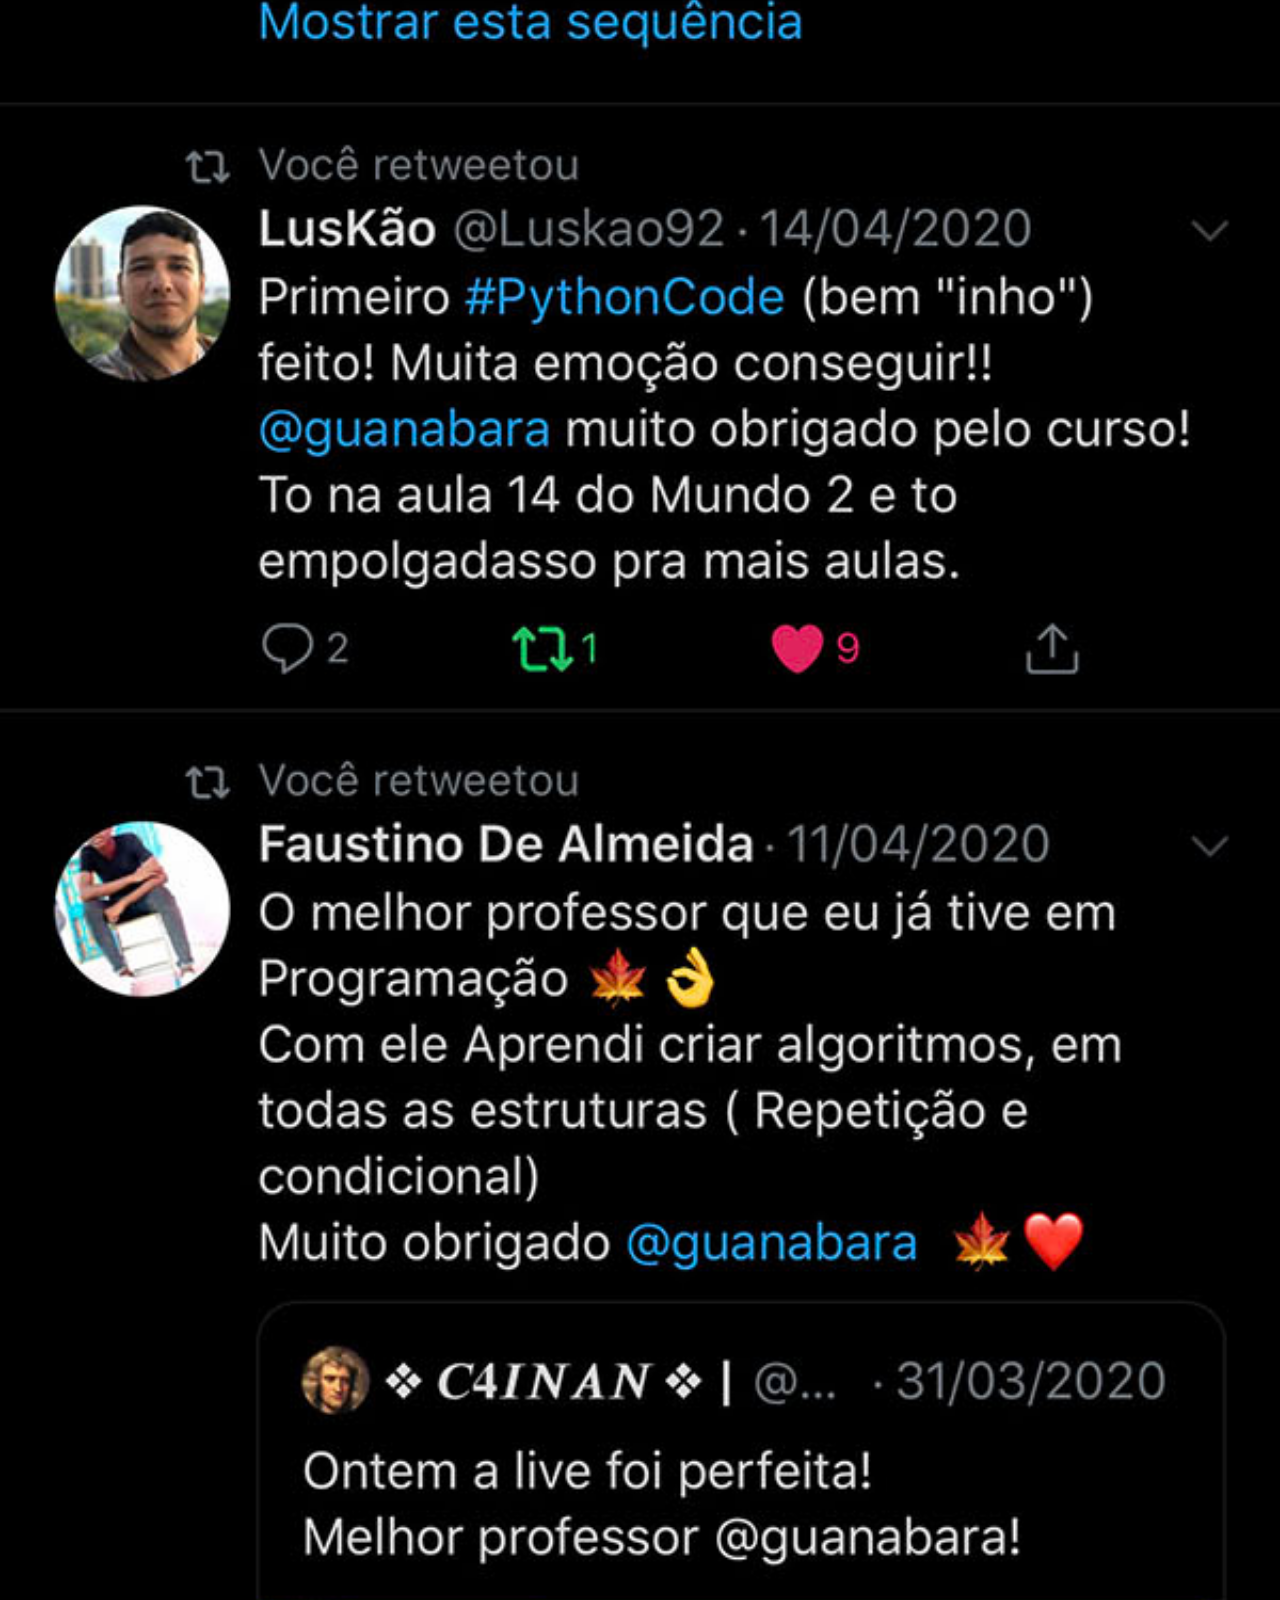
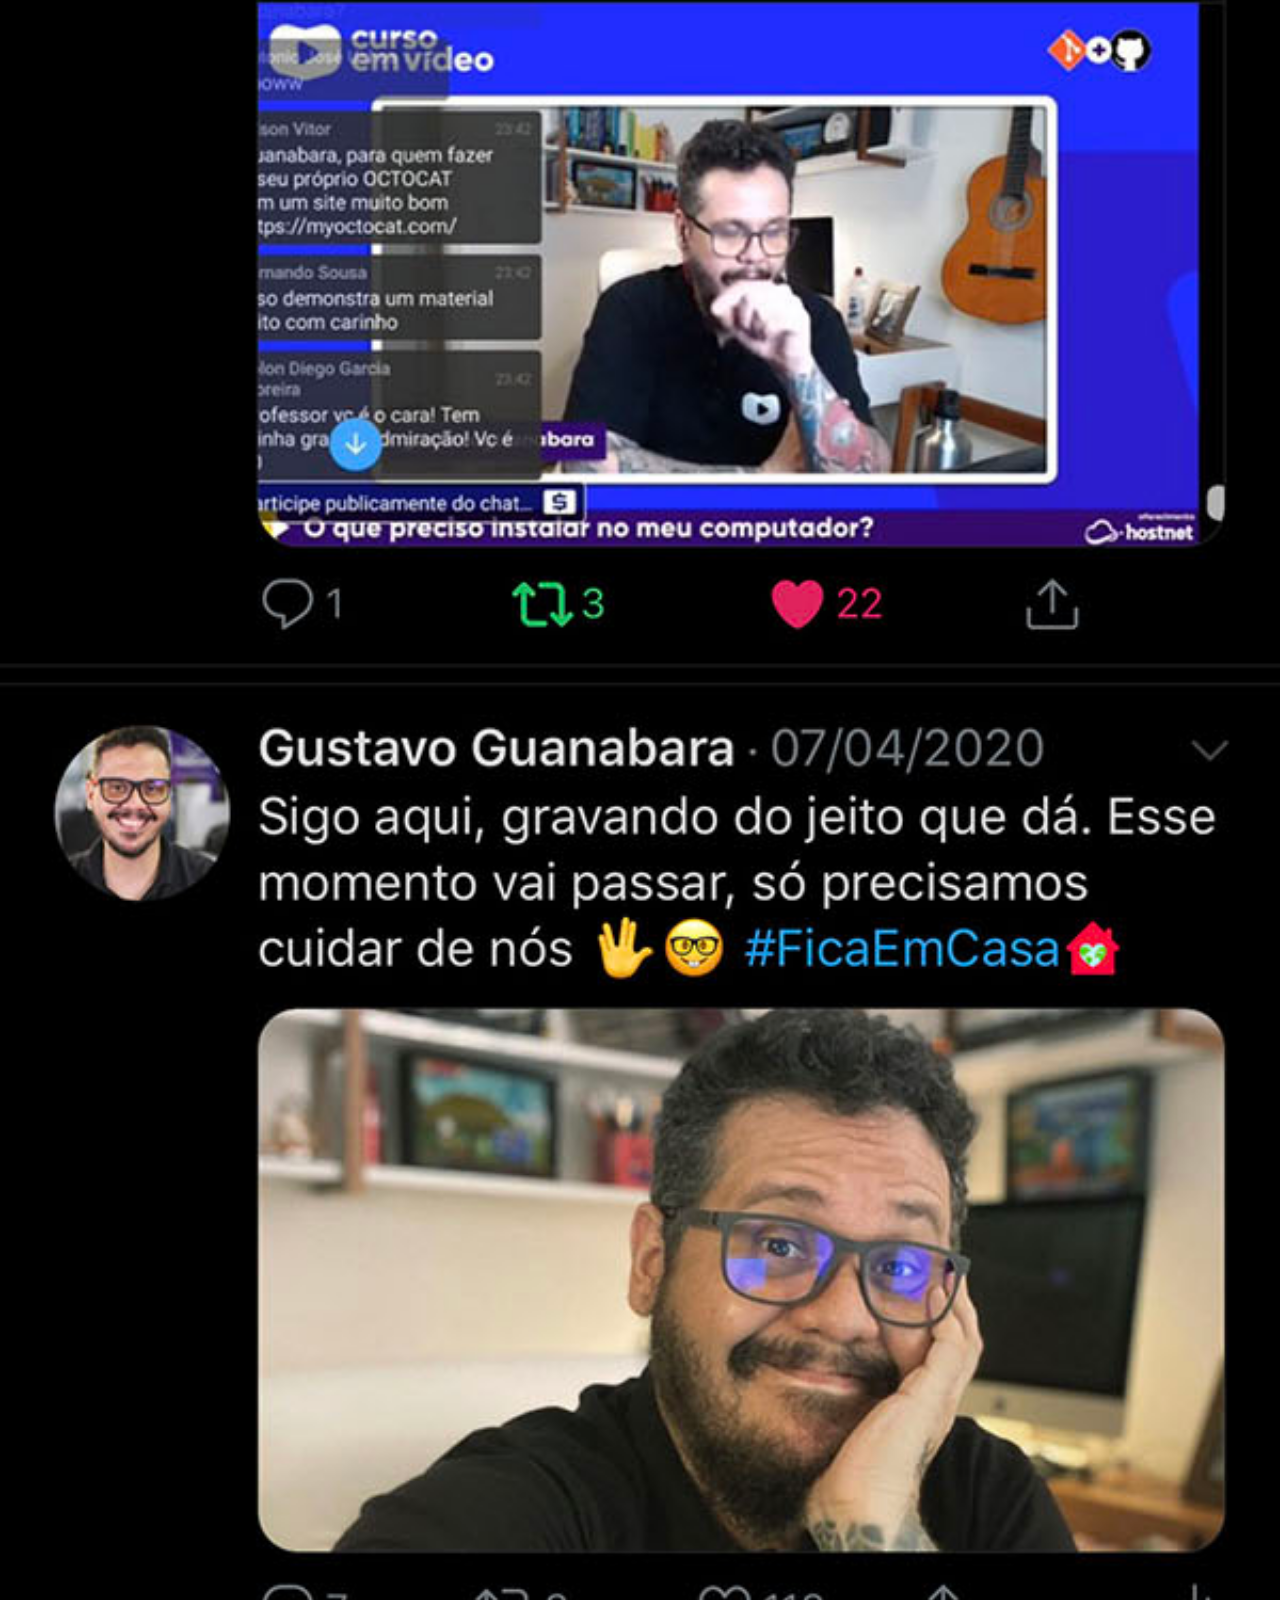
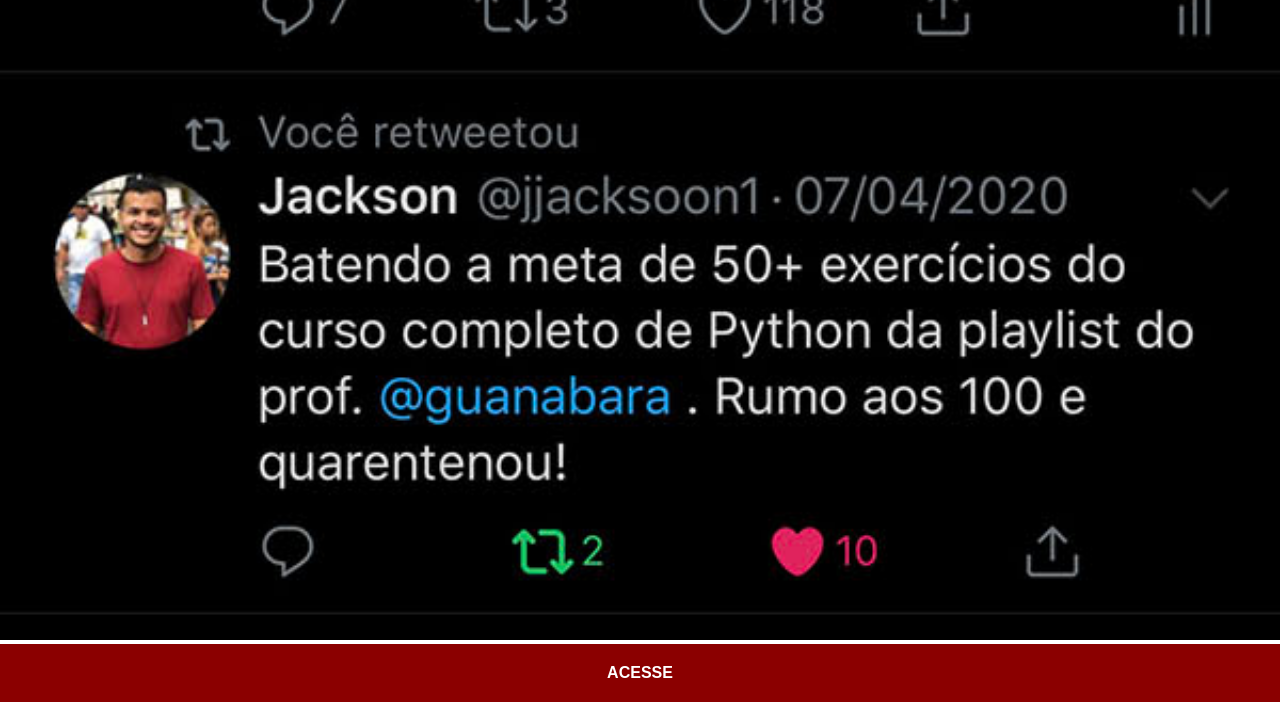
<file: pagina/twitter.html>
<!DOCTYPE html>
<html lang="pt-br">
<head>
    <meta charset="UTF-8">
    <meta name="viewport" content="width=device-width, initial-scale=1.0">
    <title>Document</title>
    <link rel="stylesheet" href="../estilos/social.css">
</head>
<body>
    <img src="../imagens/tela-twitter.jpg" alt="tela twitter">
    <a href="https://x.com/guanabara">ACESSE</a>
</body>
</html>
</file>
<file: estilos/style.css>
@charset "UTF-8";

    *{
        margin: 0px;
        padding: 0px;
        font-family: Arial, Helvetica, sans-serif;
    }

    html, body{
        height: 100vh;
        width: 100vw;
        background-color: black;
    }
    
    body{
        background: url(../imagens/fundo-madeira.jpg) no-repeat top center;
        background-size: cover;
        background-attachment: fixed;
    }

    main{
        position: relative;
        height: 100vh;
    }

    section#telefone{
        position: absolute;
        top: 50%;
        left: 50%;
        transform: translate(-50%, -50%);

        height: 627px;
        width: 311px;
        background: url(../imagens/frame-iphone.png) no-repeat;
    }

    iframe#tela{
        position: relative;
        top: 80px;
        left: 22px;
        width: 269px;
        height: 471px;
    }
    
    section#redes-sociais{
        text-align: right;
    }

    section#redes-sociais img{
        width: 50px;
        margin: 10px;
        border-radius: 50%;
        box-shadow: 2px 2px 5px rgb(0, 0, 0, 0.400);
        box-sizing: border-box;
    }

    section#redes-sociais img:hover{
        border: 2px solid rgba(255, 255, 255, 0.637);
        transform: translate(-3px, -3px);
        box-shadow: 5px 5px 10px rgb(0, 0, 0, 0.623);
        transition: transform .3s;
    }
</file>
<file: estilos/social.css>
@charset "UTF-8";

        *{
            margin: 0px;
            padding: 0px;
            font-family: Arial, Helvetica, sans-serif;
        }

        ::-webkit-scrollbar{
            width: 0px;
            height: 0px;
        }
        img{
            width: 100vw;
        }

        a{
            display: block;
            background-color: darkred;
            color: white;
            padding: 20px;
            text-align: center;
            font-weight: bolder;
            text-decoration: none;
        }

        a:hover{
            background-color: red;
        }
</file>
